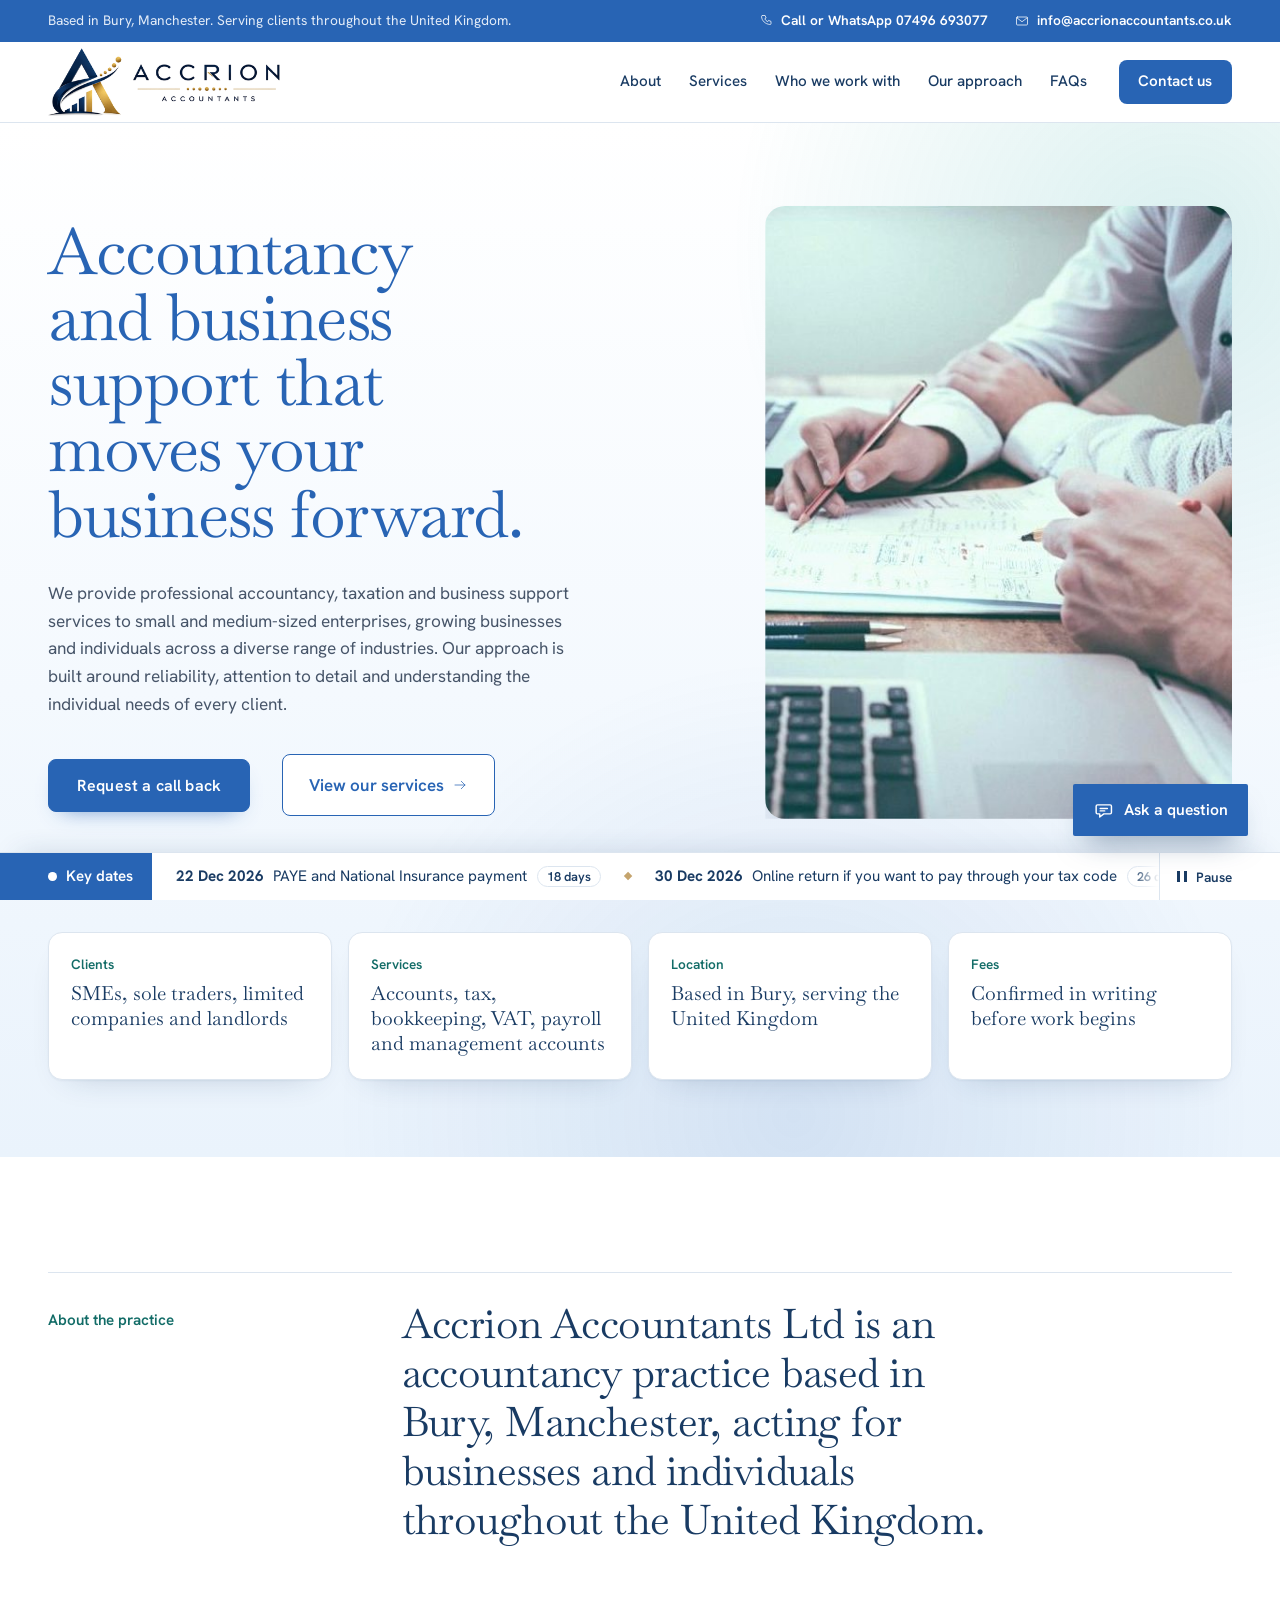
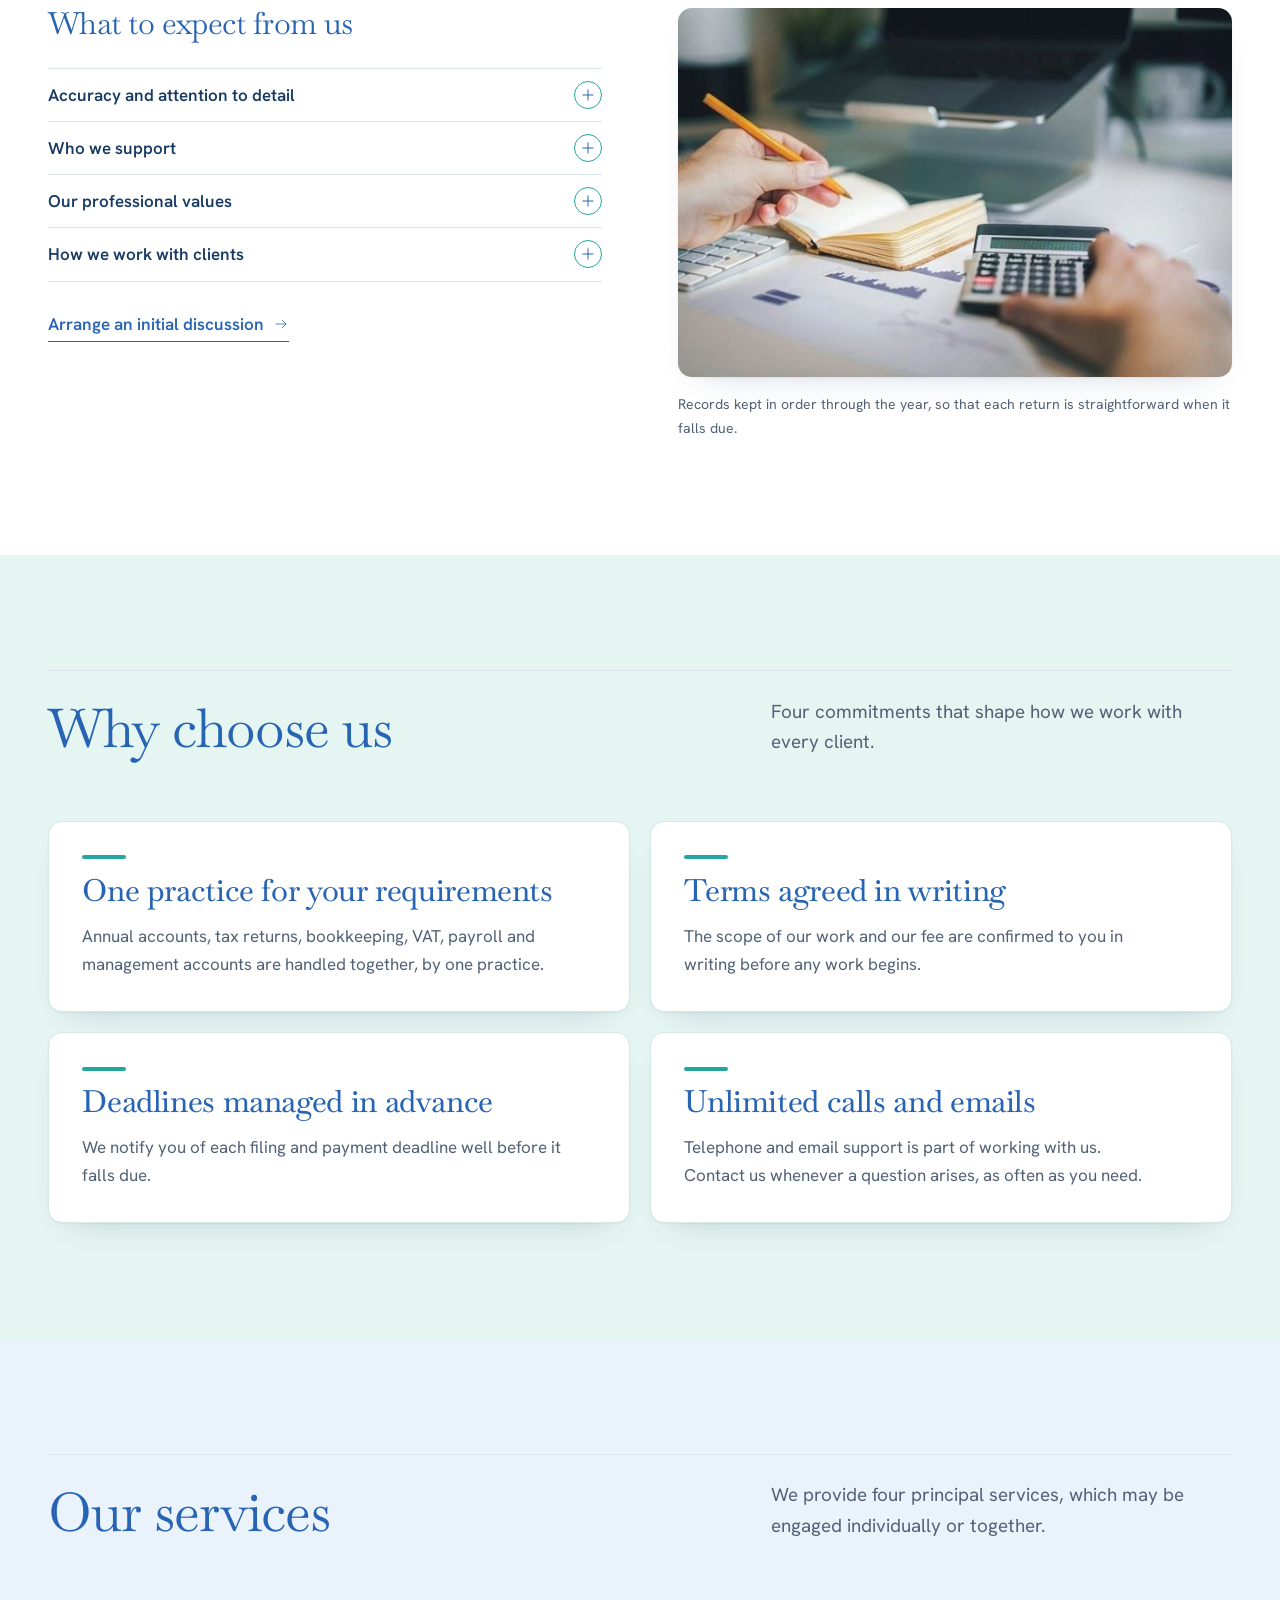
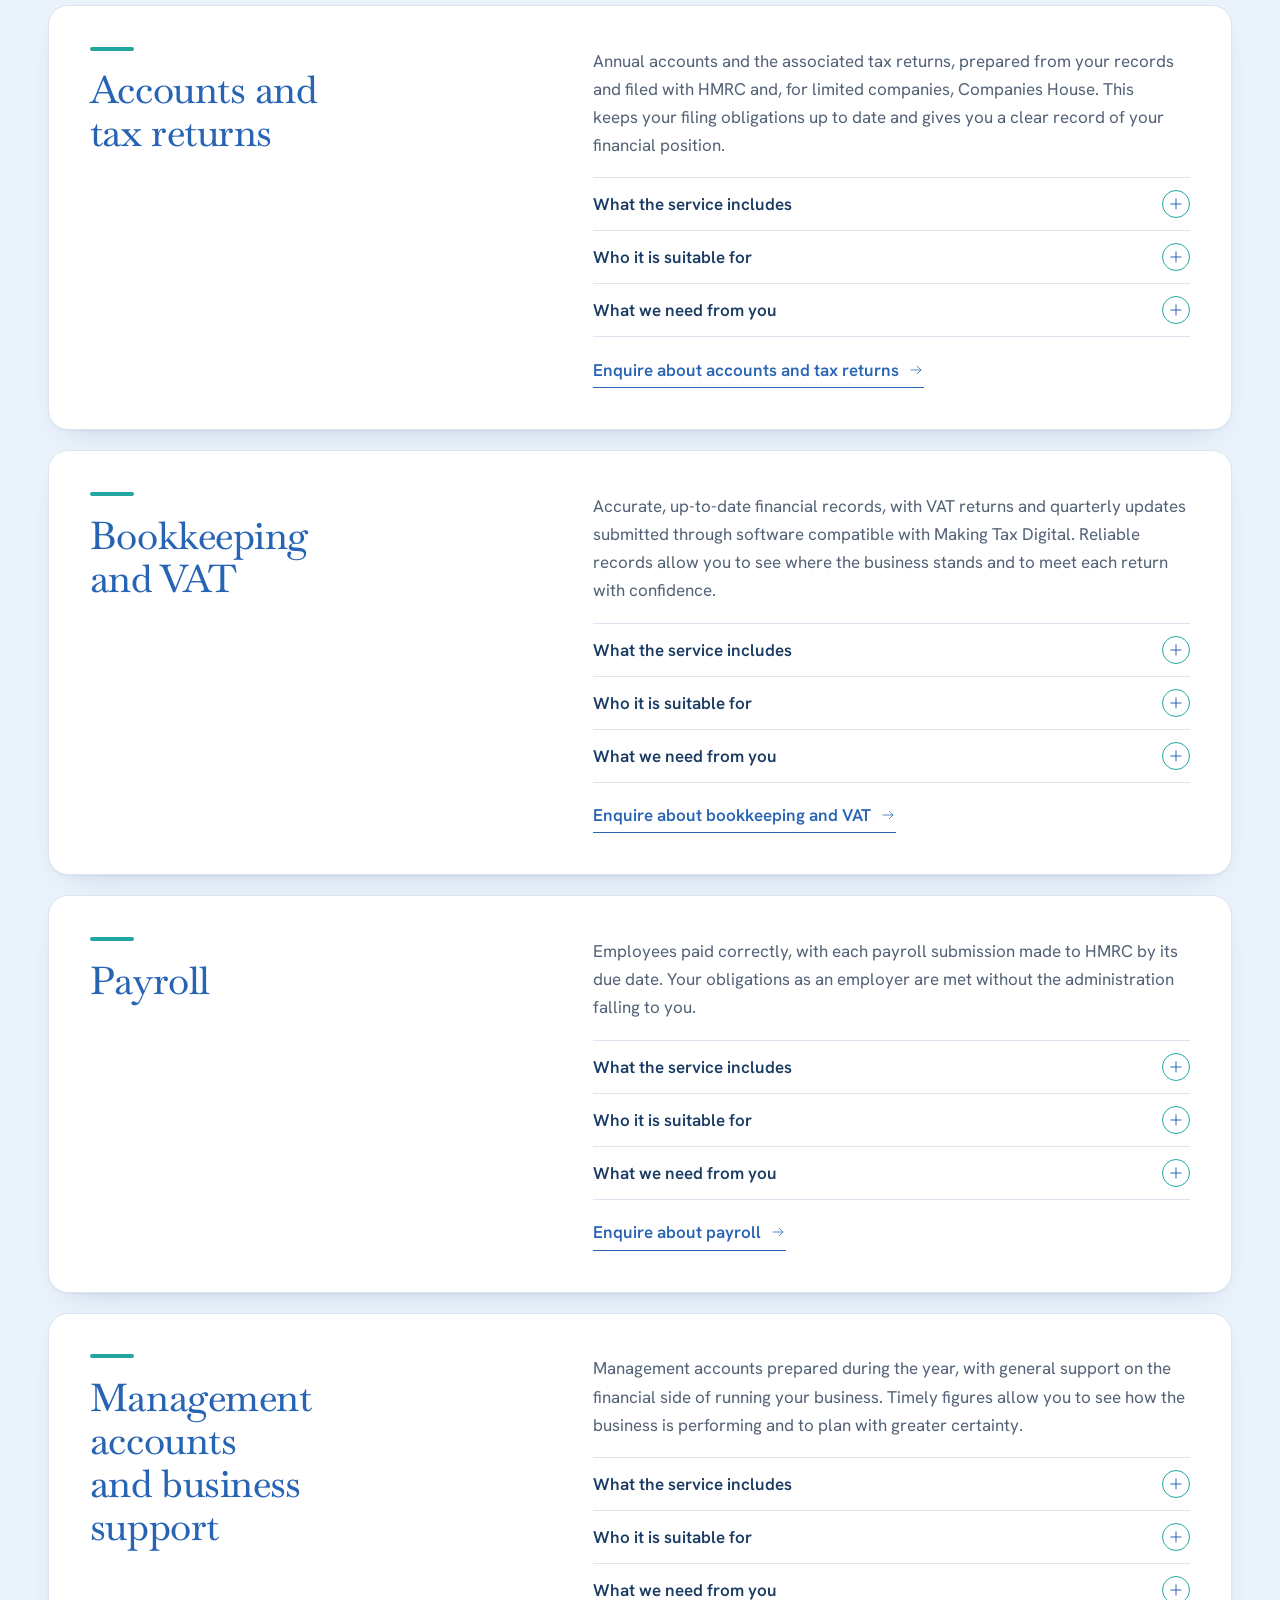
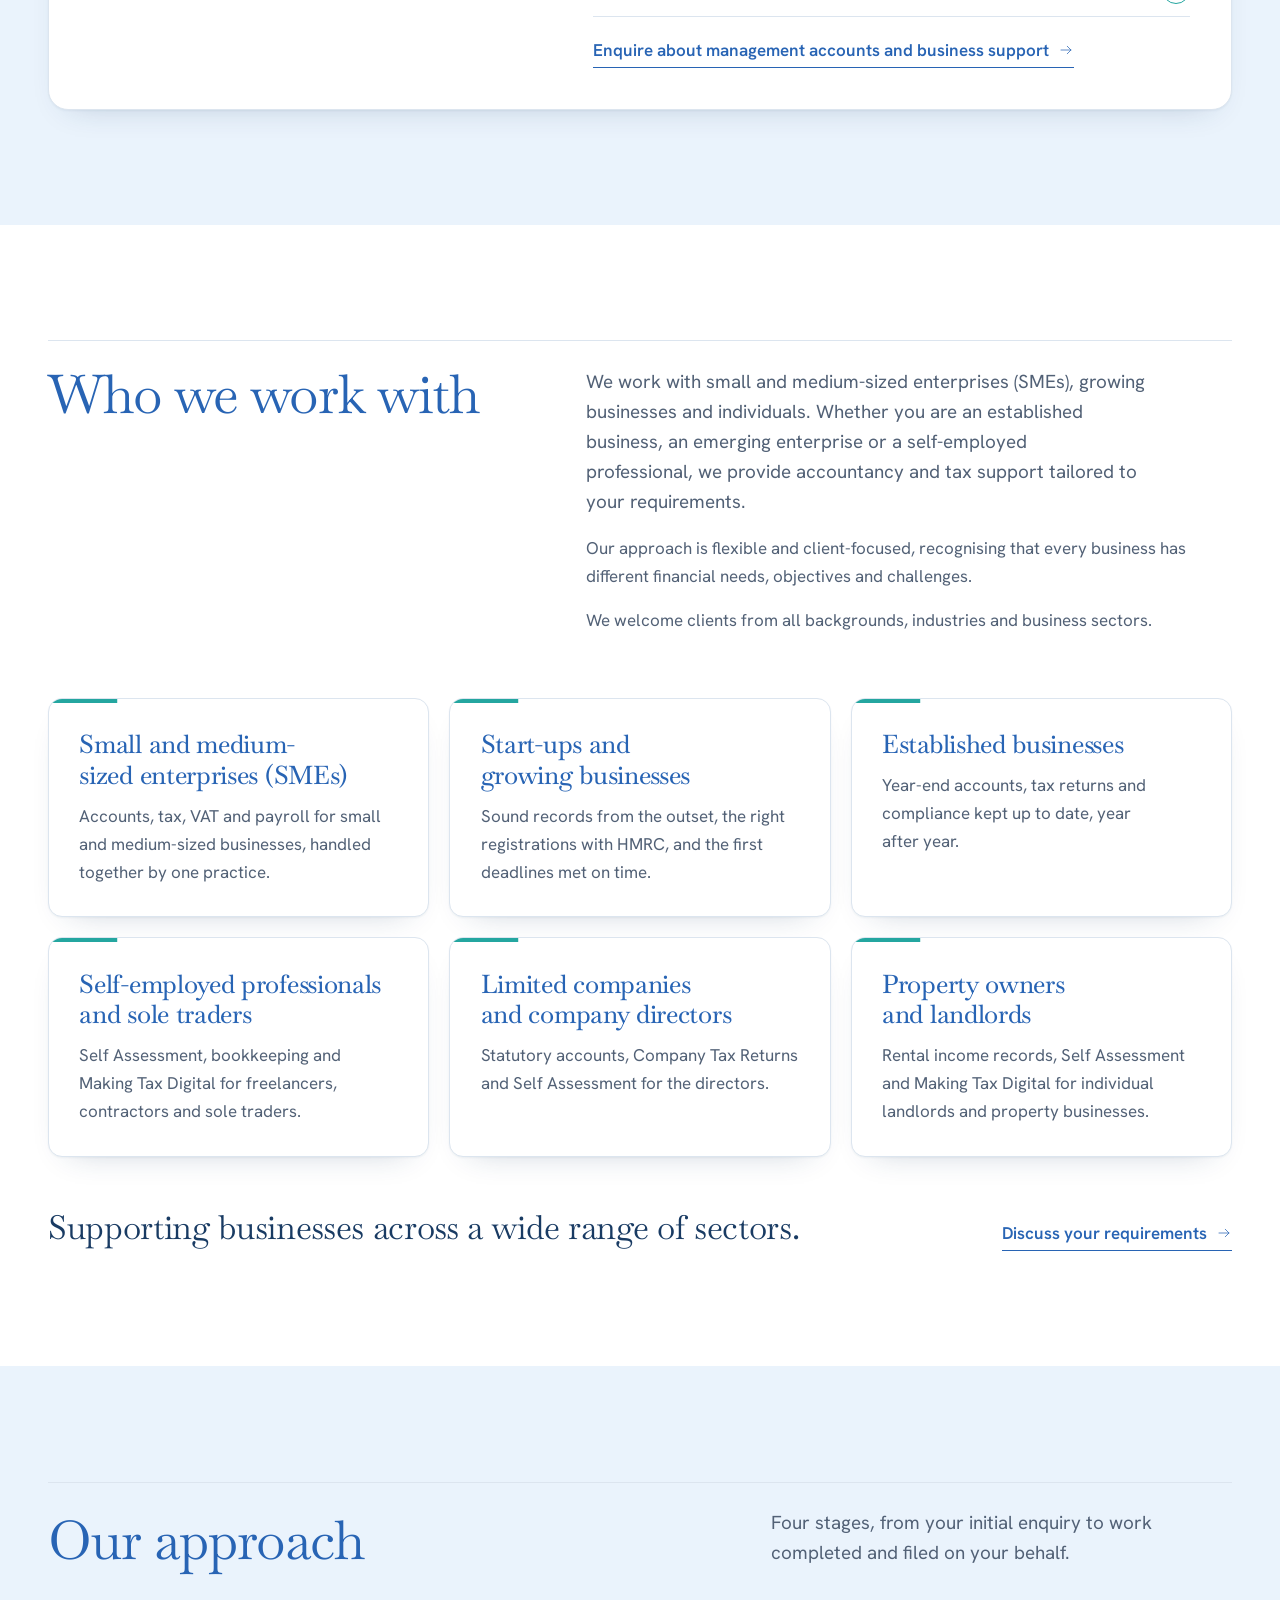
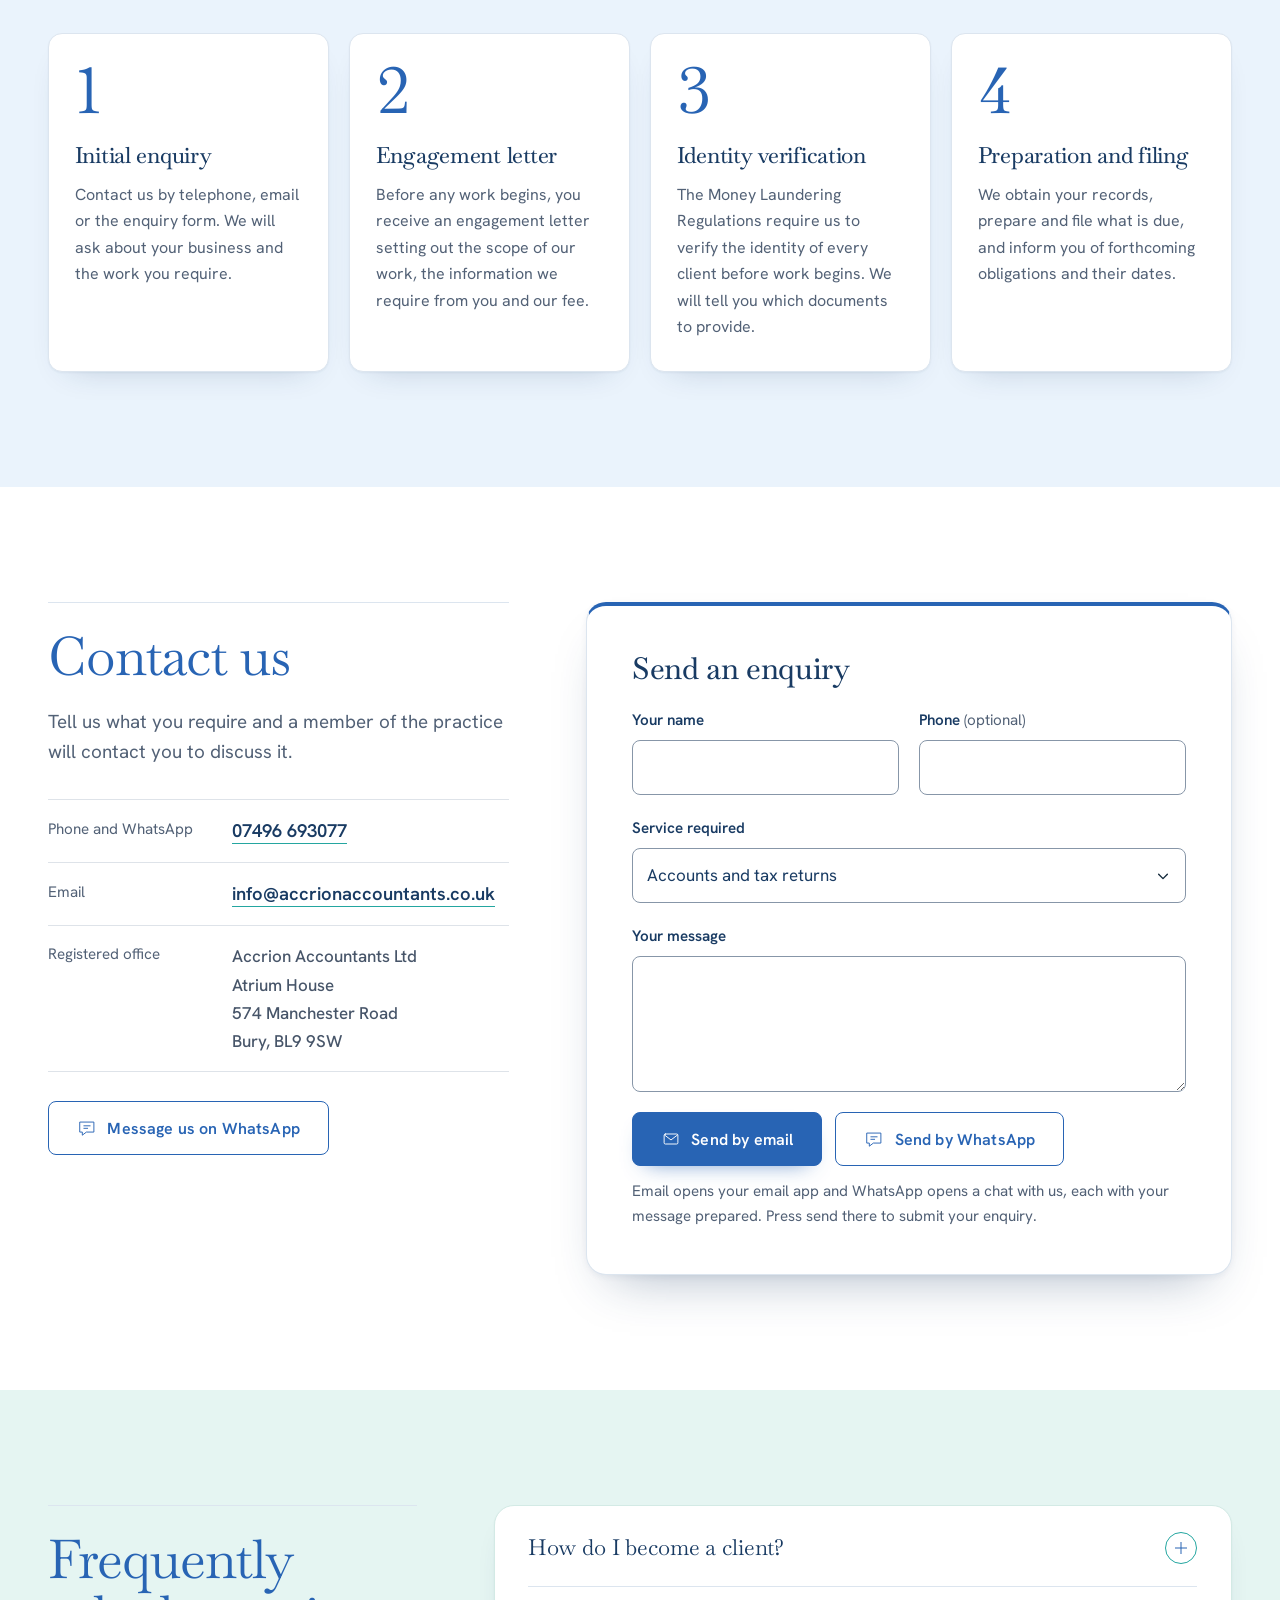
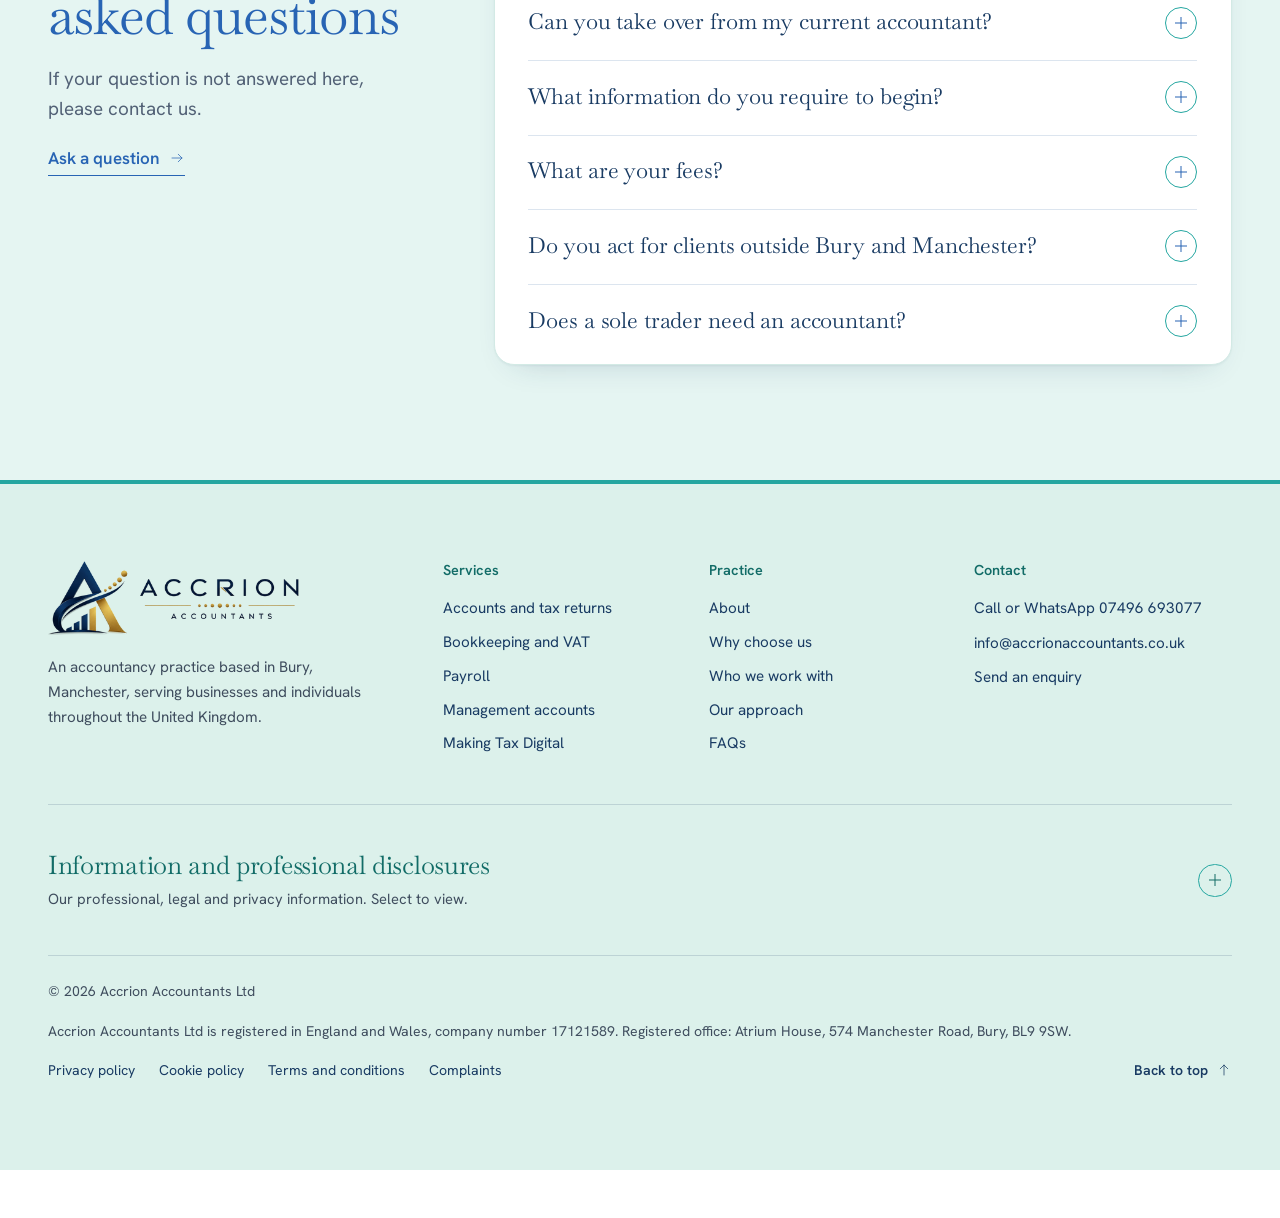
<file: index.html>
<!DOCTYPE html>
<html lang="en-GB">
<head>
<meta charset="utf-8">
<meta name="viewport" content="width=device-width, initial-scale=1">
<title>Accrion Accountants | Accountancy and business support across the UK</title>
<meta name="description" content="Accrion Accountants provides professional accountancy, taxation and business support services to small and medium-sized enterprises, growing businesses and individuals throughout the United Kingdom. Based in Bury, Manchester.">
<link rel="canonical" href="https://accrionaccountants.co.uk/">
<meta name="theme-color" content="#FFFFFF">
<meta property="og:type" content="website">
<meta property="og:locale" content="en_GB">
<meta property="og:site_name" content="Accrion Accountants">
<meta property="og:title" content="Accrion Accountants | Accountancy and business support across the UK">
<meta property="og:description" content="Accrion Accountants provides professional accountancy, taxation and business support services to small and medium-sized enterprises, growing businesses and individuals throughout the United Kingdom. Based in Bury, Manchester.">
<meta property="og:url" content="https://accrionaccountants.co.uk/">
<meta property="og:image" content="https://accrionaccountants.co.uk/og-image.jpg">
<meta property="og:image:width" content="1200">
<meta property="og:image:height" content="630">
<meta property="og:image:alt" content="Accrion Accountants logo, with the services offered and the practice location">
<meta name="twitter:card" content="summary_large_image">
<link rel="icon" type="image/png" href="favicon.png">
<link rel="apple-touch-icon" href="apple-touch-icon.png">
<meta name="referrer" content="strict-origin-when-cross-origin">
<meta name="format-detection" content="telephone=no">
<link rel="preload" href="fonts/baskervville-latin-wght-normal.woff2" as="font" type="font/woff2" crossorigin>
<link rel="preload" href="fonts/hanken-grotesk-latin-wght-normal.woff2" as="font" type="font/woff2" crossorigin>
<script type="application/ld+json">
{
  "@context": "https://schema.org",
  "@type": "AccountingService",
  "name": "Accrion Accountants",
  "legalName": "Accrion Accountants Ltd",
  "url": "https://accrionaccountants.co.uk/",
  "logo": "https://accrionaccountants.co.uk/images/logo-accrion.png",
  "image": "https://accrionaccountants.co.uk/og-image.jpg",
  "address": {
    "@type": "PostalAddress",
    "streetAddress": "Atrium House, 574 Manchester Road",
    "addressLocality": "Bury",
    "postalCode": "BL9 9SW",
    "addressCountry": "GB"
  },
  "telephone": "+447496693077",
  "email": "info@accrionaccountants.co.uk",
  "areaServed": "United Kingdom"
}
</script>
<script type="application/ld+json" id="faq-data">
{
  "@context": "https://schema.org",
  "@type": "FAQPage",
  "mainEntity": [
    {
      "@type": "Question",
      "name": "How do I become a client?",
      "acceptedAnswer": {
        "@type": "Answer",
        "text": "There are four stages. You contact us by telephone, email or the enquiry form. We confirm the scope of our work and our fee in an engagement letter. We verify your identity, as the Money Laundering Regulations require. We then obtain your records and begin the work."
      }
    },
    {
      "@type": "Question",
      "name": "Can you take over from my current accountant?",
      "acceptedAnswer": {
        "@type": "Answer",
        "text": "Yes. With your authority, we write to your current accountant to request professional clearance, together with the information we need to take over your affairs, such as your records and your most recent accounts and tax returns. Professional clearance confirms that there is no professional reason why we should not act for you. You do not need to manage the handover yourself."
      }
    },
    {
      "@type": "Question",
      "name": "What information do you require to begin?",
      "acceptedAnswer": {
        "@type": "Answer",
        "text": "Photographic identification and proof of address for identity verification, your tax reference numbers, and your most recent accounts and tax returns where available. For ongoing work we also require your bank statements and sales and purchase records, or access to your accounting software. We will also ask you to authorise us as your agent, so that we may deal with HMRC on your behalf."
      }
    },
    {
      "@type": "Question",
      "name": "What are your fees?",
      "acceptedAnswer": {
        "@type": "Answer",
        "text": "Our fees depend on the work involved: a single tax return costs less than a year of bookkeeping, VAT and payroll. Tell us what you require and we will confirm our fee in writing before any work begins."
      }
    },
    {
      "@type": "Question",
      "name": "Do you act for clients outside Bury and Manchester?",
      "acceptedAnswer": {
        "@type": "Answer",
        "text": "Yes. We are based in Bury, Manchester, and act for businesses and individuals throughout the United Kingdom. You do not need to be local to us."
      }
    },
    {
      "@type": "Question",
      "name": "Does a sole trader need an accountant?",
      "acceptedAnswer": {
        "@type": "Answer",
        "text": "You may prepare and file your own tax return, and many sole traders do. An accountant is of most value when your affairs demand more time than you have available, when you are uncertain which expenses may be claimed, or when an error or a missed deadline would result in a penalty. Once a sole trader’s qualifying income is above the Making Tax Digital threshold, quarterly updates are required in addition to the annual return, and it is often at this point that an accountant is appointed."
      }
    }
  ]
}
</script>
<style>
/* ---------- Design tokens ----------
   Art direction: the practice ledger. Ivory paper, navy ink, forest green for anything you can
   press, champagne gold kept to hairlines and numerals. One bold element: the tall duotone plate in
   the opening section. Every other section is quiet type, generous space and ruled lines, and no two
   sections share a layout. */
:root{
  --paper:#F4F1E9;        /* warm ivory: the page */
  --band:#ECE7DA;         /* deeper ivory: alternate sections */
  --band-end:#ECE7DA;
  --surface:#FBF9F4;      /* raised paper: the enquiry form, open panels */
  --ink:#142A3B;          /* midnight navy: headings, navigation, dark bands */
  --text:#252B30;         /* charcoal: body copy */
  --ink-soft:#5A6168;     /* neutral grey: secondary information */
  --footer-bg:#142A3B;
  --accent:#24483D;       /* forest green: buttons, links */
  --accent-deep:#18332B;
  --brass:#B49A68;        /* champagne gold: hairlines, numerals, detail on navy */
  --brass-ink:#7A6235;    /* gold dark enough for small text on ivory */
  --footer-accent:#E2D3AE;
  --rule:#D9D2C1;         /* hairlines on ivory */
  --red:#A23B2E;
  --flag:#EFE3C6;
  --on-dark:#F4F1E9;
  --on-dark-soft:#B9C0C7;
  --rule-dark:rgba(244,241,233,.16);
  --rule-tint:rgba(20,42,59,.16);
  --display:"Baskervville Variable","Baskerville","Libre Baskerville",Georgia,serif;
  --body:"Hanken Grotesk Variable",system-ui,-apple-system,"Segoe UI",Roboto,Arial,sans-serif;
  --wrap:1280px;
  --ticker-h:3rem;
  --gutter:clamp(1.25rem,4vw,3rem);
  --ease:cubic-bezier(.2,.7,.2,1);
  --shadow-soft:0 1px 2px rgba(20,42,59,.05),0 18px 40px -28px rgba(20,42,59,.35);
  --shadow-lift:0 2px 4px rgba(20,42,59,.05),0 30px 60px -34px rgba(20,42,59,.45);
  color-scheme:light;
}
@font-face{font-family:"Baskervville Variable";font-style:normal;font-weight:400 700;font-display:swap;src:url("fonts/baskervville-latin-wght-normal.woff2") format("woff2")}
@font-face{font-family:"Baskervville Variable";font-style:italic;font-weight:400 700;font-display:swap;src:url("fonts/baskervville-latin-wght-italic.woff2") format("woff2")}
@font-face{font-family:"Hanken Grotesk Variable";font-style:normal;font-weight:100 900;font-display:swap;src:url("fonts/hanken-grotesk-latin-wght-normal.woff2") format("woff2")}

/* ---------- Base ---------- */
*,*::before,*::after{box-sizing:border-box}
html{-webkit-text-size-adjust:100%;scroll-behavior:smooth;scroll-padding-top:5.5rem}
body{margin:0;background:var(--paper);color:var(--text);font-family:var(--body);font-size:1.0625rem;line-height:1.65;-webkit-font-smoothing:antialiased;text-rendering:optimizeLegibility;font-feature-settings:"kern","lnum"}
::selection{background:var(--ink);color:var(--on-dark)}
img,svg{max-width:100%}
h1,h2,h3{font-family:var(--display);font-weight:400;line-height:1.08;margin:0;text-wrap:balance;letter-spacing:-.012em;color:var(--ink)}
h1{font-size:clamp(2.7rem,6.2vw,5.4rem);line-height:1.01;letter-spacing:-.022em}
h2{font-size:clamp(2.2rem,4.2vw,3.6rem);line-height:1.04;letter-spacing:-.018em}
h3{font-size:1.45rem;line-height:1.2;font-weight:500}
p{margin:0;text-wrap:pretty}
a{color:var(--accent);text-underline-offset:.22em;text-decoration-thickness:1px;transition:color .2s var(--ease)}
a:hover{color:var(--accent-deep)}
:focus-visible{outline:2px solid var(--accent);outline-offset:3px;border-radius:1px}
address{font-style:normal}
.wrap{max-width:var(--wrap);margin-inline:auto;padding-inline:var(--gutter)}
.skip{position:absolute;left:-999px;top:0;background:var(--paper);color:var(--ink);font-weight:600;padding:.7rem 1.1rem;z-index:40}
.skip:focus{left:var(--gutter)}
.section{padding-block:clamp(4.5rem,9vw,8rem);position:relative}
.section-white{background:var(--paper)}
.tint{background:var(--band)}
.lead{font-size:1.18rem;line-height:1.6;color:var(--ink-soft);max-width:36rem}
.todo{background:var(--flag);border:1px dashed #9A7B12;border-radius:2px;color:#4A3A00;padding:.05em .4em;font-size:.92em;font-weight:500}
.icon{width:1.75rem;height:1.75rem;flex:none;fill:none;stroke:currentColor;stroke-width:1.5;stroke-linecap:round;stroke-linejoin:round}

/* Section heading: a full-width hairline, the heading below it, the introduction set against it */
.section-head{display:grid;grid-template-columns:minmax(0,7fr) minmax(0,5fr);gap:1.25rem clamp(2rem,6vw,6rem);align-items:end;padding-top:1.6rem;border-top:1px solid var(--ink);margin-bottom:clamp(2.75rem,5vw,4.5rem)}
.section-head .lead{justify-self:end}
.split-head{border-top:1px solid var(--ink)}
@media (max-width:860px){.section-head{grid-template-columns:minmax(0,1fr)}.section-head .lead{justify-self:start}}

/* Text link: a fine underline that thickens, and an arrow that moves on hover */
.link-arrow{display:inline-flex;align-items:center;gap:.55rem;font-weight:600;text-decoration:none;border-bottom:1px solid currentColor;padding-bottom:.2rem;transition:color .2s var(--ease),border-color .2s var(--ease),box-shadow .25s var(--ease)}
.link-arrow:hover{box-shadow:0 1px 0 currentColor}
.link-arrow .icon{width:1rem;height:1rem;transition:transform .25s var(--ease)}
.link-arrow:hover .icon{transform:translateX(4px)}

/* ---------- Buttons ---------- */
.btn{position:relative;display:inline-flex;align-items:center;justify-content:center;gap:.65rem;min-height:3.35rem;font:600 1rem/1.2 var(--body);letter-spacing:.01em;padding:1rem 1.75rem;border-radius:1px;border:1.5px solid transparent;text-decoration:none;cursor:pointer;transition:background-color .3s var(--ease),background-size .4s var(--ease),color .3s var(--ease),border-color .3s var(--ease),transform .3s var(--ease),box-shadow .3s var(--ease)}
.btn:active{transform:translateY(1px);transition-duration:.08s}
.btn-primary{background:var(--accent);color:#fff}
.btn-primary:hover{background:var(--accent-deep);color:#fff}
/* Quiet button: navy rises from the bottom edge on hover */
.btn-quiet{border-color:var(--ink);color:var(--ink);background:linear-gradient(var(--ink),var(--ink)) no-repeat 50% 100%/100% 0}
.btn-quiet:hover{background-size:100% 100%;color:#fff}
.btn-small{min-height:2.75rem;padding:.7rem 1.15rem;font-size:.95rem}

/* ---------- Header ---------- */
.utility{background:var(--footer-bg);color:var(--on-dark);font-size:.86rem}
.utility :focus-visible{outline-color:var(--footer-accent)}
.utility-row{display:flex;flex-wrap:wrap;align-items:center;justify-content:space-between;gap:.25rem 1.5rem;min-height:2.6rem;padding-block:.35rem}
.utility p{color:var(--on-dark-soft)}
.utility-list{display:flex;flex-wrap:wrap;align-items:center;gap:.25rem 1.6rem;list-style:none;margin:0;padding:0}
.utility-list li{display:inline-flex;align-items:center;gap:.45rem}
.utility-list li[hidden]{display:none}
.utility .icon{width:1rem;height:1rem;color:var(--brass)}
.utility a{color:var(--on-dark);font-weight:600;text-decoration:none;font-variant-numeric:tabular-nums}
.utility a:hover{color:var(--footer-accent);text-decoration:underline}
@media (max-width:1180px){
  .utility p{display:none}
  .utility-row{justify-content:center}
}
@media (max-width:640px){.utility-list li[data-show-if="email"]{display:none}}
@media (max-width:380px){.utility-list li[data-show-if="whatsapp"]{display:none}}
.site-header{position:sticky;top:0;z-index:20;background:var(--paper);color:var(--ink);border-bottom:1px solid var(--rule);transition:background-color .35s var(--ease),color .35s var(--ease),box-shadow .35s var(--ease),border-color .35s var(--ease);--cta-bg:var(--accent);--cta-fg:#fff;--cta-hover:var(--accent-deep);--cta-hover-fg:#fff}
.site-header.scrolled{background:rgba(244,241,233,.94);-webkit-backdrop-filter:saturate(1.5) blur(12px);backdrop-filter:saturate(1.5) blur(12px);border-bottom-color:var(--rule);box-shadow:0 12px 32px -26px rgba(20,26,34,.6);--cta-bg:var(--accent);--cta-fg:#fff;--cta-hover:var(--accent-deep);--cta-hover-fg:#fff}
.header-row{display:flex;align-items:center;justify-content:space-between;gap:1.5rem;min-height:5rem}
.brand{display:inline-grid;color:inherit;text-decoration:none;line-height:1}
.brand:hover{color:inherit}
.brand-name{font:500 1.95rem/1 var(--display);letter-spacing:-.01em}
.brand-name::after{content:"";display:block;height:1px;margin-top:7px;background:var(--brass)}
.brand-sub{font-size:.66rem;font-weight:600;letter-spacing:.34em;margin-top:7px;opacity:.9}
.site-nav{display:flex;align-items:center;gap:2rem}
.site-nav ul{display:flex;gap:1.75rem;list-style:none;margin:0;padding:0}
.site-nav li a{position:relative;display:inline-block;color:inherit;text-decoration:none;font-weight:500;font-size:.95rem;padding-block:.45rem}
.site-nav li a::after{content:"";position:absolute;left:0;right:0;bottom:.15rem;height:1.5px;background:var(--accent);transform:scaleX(0);transform-origin:left;transition:transform .3s var(--ease)}
.site-nav li a:hover::after,.site-nav li a[aria-current="true"]::after{transform:scaleX(1)}
.header-cta{background:var(--cta-bg);color:var(--cta-fg)}
.header-cta:hover{background:var(--cta-hover);color:var(--cta-hover-fg)}
.progress{position:absolute;left:0;right:0;bottom:-1px;height:2px;background:var(--accent);transform:scaleX(0);transform-origin:left}
.header-call{display:none;place-items:center;width:2.75rem;height:2.75rem;border:1px solid currentColor;border-radius:1px;color:inherit}
.header-call .icon{width:1.25rem;height:1.25rem}
.header-call[hidden]{display:none!important}
.nav-toggle{display:none;align-items:center;gap:.6rem;min-height:2.75rem;font:600 .95rem var(--body);background:none;border:1px solid currentColor;color:inherit;border-radius:1px;padding:.55rem .9rem;cursor:pointer}
.bars{position:relative;width:1.1rem;height:.7rem}
.bars::before,.bars::after{content:"";position:absolute;left:0;right:0;height:1.5px;background:currentColor;transition:transform .3s var(--ease),top .3s var(--ease)}
.bars::before{top:0}
.bars::after{top:calc(100% - 1.5px)}
.nav-toggle[aria-expanded="true"] .bars::before{top:calc(50% - .75px);transform:rotate(45deg)}
.nav-toggle[aria-expanded="true"] .bars::after{top:calc(50% - .75px);transform:rotate(-45deg)}
@media (max-width:1060px){
  .js .nav-toggle{display:inline-flex}
  .header-call{display:grid;margin-left:auto}
  .js .header-call + .nav-toggle{margin-left:.6rem}
  .js .site-nav{position:absolute;left:0;right:0;top:100%;background:var(--paper);color:var(--ink);padding:.25rem var(--gutter) 2rem;flex-direction:column;align-items:stretch;gap:1.5rem;border-top:1px solid var(--rule-tint);box-shadow:0 30px 40px -30px rgba(20,26,34,.45);max-height:calc(100dvh - 4.75rem - var(--ticker-h));overflow:auto;visibility:hidden;opacity:0;transform:translateY(-10px);transition:opacity .28s var(--ease),transform .28s var(--ease),visibility 0s linear .28s}
  .js .site-nav.open{visibility:visible;opacity:1;transform:none;transition-delay:0s}
  .site-nav ul{flex-direction:column;gap:0}
  .js .site-nav li a{display:block;font:400 1.75rem/1.2 var(--display);letter-spacing:-.01em;padding-block:.95rem;border-bottom:1px solid var(--rule-tint)}
  .js .site-nav li a::after{display:none}
  .js .site-nav li a[aria-current="true"]{color:var(--accent)}
  .js .site-nav .header-cta{align-self:flex-start}
  html:not(.js) .header-row{flex-wrap:wrap;padding-block:.75rem}
  html:not(.js) .site-nav{flex-wrap:wrap;gap:1rem}
  html:not(.js) .site-nav ul{flex-direction:row;flex-wrap:wrap;gap:.25rem 1.25rem}
}

/* ---------- Hero: the one bold composition. Headline on ivory, a tall duotone plate running to the
   right edge of the screen, and a ledger strip of four facts beneath. ---------- */
.hero{position:relative;isolation:isolate;background:var(--paper);color:var(--ink);padding-top:clamp(2rem,4.5vw,4rem)}
.hero-grid{display:grid;grid-template-columns:minmax(0,7fr) minmax(0,5fr);gap:clamp(2.5rem,5vw,5rem);align-items:stretch}
.hero-copy{display:grid;gap:2rem;justify-items:start;align-content:center;padding-block:clamp(1rem,3vw,3rem)}
.hero h1{max-width:15ch;font-size:clamp(2.6rem,5.1vw,4.6rem)}
.hero-copy .lead{font-size:clamp(1.08rem,1.35vw,1.2rem);max-width:34rem;color:var(--ink-soft)}
.hero-actions{display:flex;flex-wrap:wrap;align-items:center;gap:1rem 2rem;margin-top:.25rem}
.hero-actions .link-arrow{color:var(--ink)}
.hero-plate{position:relative;margin:0 calc(-1 * max(var(--gutter),(100vw - var(--wrap)) / 2 + var(--gutter))) 0 0;min-height:32rem;background:var(--ink)}
.hero-plate img{position:absolute;inset:0;width:100%;height:100%;object-fit:cover;object-position:40% 50%;display:block}
.hero-plate::after{content:"";position:absolute;left:-1.25rem;top:1.25rem;bottom:-1.25rem;width:1px;background:var(--brass)}
.credentials{margin:clamp(3.5rem,6vw,5.5rem) 0 0;display:grid;grid-template-columns:repeat(4,minmax(0,1fr));border-top:1px solid var(--ink);border-bottom:1px solid var(--rule)}
.credentials div{padding:1.5rem 1.5rem 1.7rem 0;display:grid;gap:.35rem;align-content:start}
.credentials div + div{padding-left:1.5rem;border-left:1px solid var(--rule)}
.credentials dt{font-size:.85rem;color:var(--brass-ink);font-weight:600}
.credentials dd{margin:0;font:400 1.22rem/1.3 var(--display);color:var(--ink)}
@media (max-width:1060px){
  .hero-grid{grid-template-columns:minmax(0,1fr)}
  .hero-plate{margin:0 calc(-1 * var(--gutter));min-height:0;aspect-ratio:16/9}
  .hero-plate::after{display:none}
  .hero h1{max-width:17ch;font-size:clamp(2.6rem,6.6vw,4.4rem)}
}
@media (max-width:760px){
  .credentials{grid-template-columns:repeat(2,minmax(0,1fr))}
  .credentials div:nth-child(odd){padding-left:0;border-left:0}
  .credentials div:nth-child(n+3){border-top:1px solid var(--rule)}
}
@media (max-width:640px){.hero-plate{aspect-ratio:4/3}}

/* One load sequence: headline, introduction, actions, then the plate */
@keyframes rise{from{opacity:0;transform:translateY(16px)}to{opacity:1;transform:none}}
@keyframes unveil{from{clip-path:inset(0 0 0 100%)}to{clip-path:inset(0)}}
@media (prefers-reduced-motion:no-preference){
  .hero h1,.hero-copy .lead,.hero-actions,.credentials{animation:rise .9s var(--ease) both}
  .hero-copy .lead{animation-delay:.1s}
  .hero-actions{animation-delay:.18s}
  .credentials{animation-delay:.4s}
  .hero-plate img{animation:unveil 1.2s var(--ease) .15s both}
}

/* ---------- Split layout: heading stays in view on the left, content runs on the right ---------- */
.split{display:grid;grid-template-columns:minmax(0,4fr) minmax(0,8fr);gap:2.5rem clamp(2rem,6vw,6rem);align-items:start}
.split-head{position:sticky;top:7rem;display:grid;gap:1.25rem;justify-items:start;padding-top:2rem}
@media (max-width:980px){
  .split{grid-template-columns:minmax(0,1fr)}
  .split-head{position:relative;top:auto}
}

/* ---------- Services: one row per service, title set large in its own column ---------- */
.services{border-top:1px solid var(--ink)}
.service{display:grid;grid-template-columns:minmax(0,5fr) minmax(0,7fr);gap:1.25rem clamp(2rem,6vw,6rem);padding-block:2.75rem;border-bottom:1px solid var(--rule)}
.service-body .acc{max-width:40rem}
.service h3{font-size:clamp(1.8rem,3vw,2.6rem);max-width:13ch;line-height:1.12;letter-spacing:-.012em;transition:color .25s var(--ease)}
.service:hover h3{color:var(--accent)}
.service-body{display:grid;gap:1.15rem;justify-items:start}
.service p{color:var(--ink-soft);max-width:40rem}
.ticks{list-style:none;margin:0;padding:0;width:100%;display:grid;grid-template-columns:repeat(2,minmax(0,1fr));gap:.55rem 2rem}
.ticks li{position:relative;padding-left:1.4rem;line-height:1.5}
.ticks li::before{content:"";position:absolute;left:0;top:.72em;width:.65rem;height:1px;background:var(--brass)}
@media (max-width:760px){
  .service{grid-template-columns:minmax(0,1fr);padding-block:2.1rem}
  .ticks{grid-template-columns:minmax(0,1fr)}
}

/* ---------- Why choose us: a ledger quadrant, no cards ---------- */
.reasons{list-style:none;margin:0;padding:0;display:grid;grid-template-columns:repeat(2,minmax(0,1fr));border-top:1px solid var(--ink)}
.reasons li{display:grid;gap:.85rem;align-content:start;padding:2.4rem 3rem 2.6rem 0;border-bottom:1px solid var(--rule)}
.reasons li:nth-child(even){padding-left:3rem;padding-right:0;border-left:1px solid var(--rule)}
.reasons h3{font-size:clamp(1.6rem,2.4vw,2rem);line-height:1.15}
.reasons p{color:var(--ink-soft);max-width:30rem}
@media (max-width:760px){
  .reasons{grid-template-columns:minmax(0,1fr)}
  .reasons li,.reasons li:nth-child(even){padding:1.8rem 0;border-left:0}
}

/* ---------- Who we work with: an index of client types ---------- */
.clients-head{display:grid;grid-template-columns:minmax(0,5fr) minmax(0,7fr);gap:1.5rem clamp(2rem,6vw,6rem);padding-top:1.6rem;border-top:1px solid var(--ink);margin-bottom:clamp(2.5rem,5vw,4rem)}
.clients-intro{display:grid;gap:1rem;max-width:40rem}
.clients-intro p:not(.lead){color:var(--ink-soft)}
.sectors{list-style:none;margin:0;padding:0;counter-reset:none;border-top:1px solid var(--rule)}
.sectors li{position:relative;display:grid;grid-template-columns:minmax(0,5fr) minmax(0,7fr);gap:.4rem clamp(2rem,6vw,6rem);align-items:baseline;padding:1.5rem 0;border-bottom:1px solid var(--rule)}
.sectors li::before{content:"";position:absolute;left:0;bottom:-1px;height:1px;width:100%;background:var(--accent);transform:scaleX(0);transform-origin:left;transition:transform .45s var(--ease)}
.sectors li:hover::before{transform:scaleX(1)}
.sectors h3{font-size:clamp(1.35rem,2vw,1.65rem);line-height:1.2}
.sectors p{color:var(--ink-soft);max-width:38rem}
.sectors-note{margin-top:clamp(2.5rem,4vw,3.5rem);display:flex;flex-wrap:wrap;align-items:baseline;justify-content:space-between;gap:1rem 2rem}
.sectors-note p{font:400 clamp(1.5rem,2.6vw,2.15rem)/1.2 var(--display);color:var(--ink);letter-spacing:-.01em}
@media (max-width:860px){
  .clients-head,.sectors li{grid-template-columns:minmax(0,1fr)}
}

/* ---------- Our approach: a genuine sequence, so it carries numerals ---------- */
.steps{list-style:none;margin:0;padding:0;counter-reset:step;display:grid;grid-template-columns:repeat(4,minmax(0,1fr));border-top:1px solid var(--ink)}
.steps li{counter-increment:step;display:grid;gap:.75rem;align-content:start;padding:2rem 1.75rem 0 0}
.steps li + li{padding-left:1.75rem;border-left:1px solid var(--rule)}
.steps li::before{content:counter(step);font:400 clamp(3.4rem,5vw,4.6rem)/.9 var(--display);color:#9A7F4C;margin-bottom:.75rem;font-variant-numeric:lining-nums}
.steps h3{font-size:1.4rem}
.steps p{color:var(--ink-soft);font-size:1rem}
@media (max-width:980px){
  .steps{grid-template-columns:repeat(2,minmax(0,1fr))}
  .steps li:nth-child(3){padding-left:0;border-left:0}
  .steps li:nth-child(n+3){border-top:1px solid var(--rule);margin-top:2rem}
}
@media (max-width:560px){
  .steps{grid-template-columns:minmax(0,1fr)}
  .steps li,.steps li + li{grid-template-columns:4.5rem minmax(0,1fr);padding:1.6rem 0;border-left:0;margin-top:0;border-top:0;border-bottom:1px solid var(--rule)}
  .steps li::before{grid-row:1 / 3;font-size:3rem;margin:0}
  .steps li:nth-child(n+3){margin-top:0}
}

/* ---------- About: a standfirst across the page, then the detail and one photograph ---------- */
.about-head{display:grid;grid-template-columns:minmax(0,3fr) minmax(0,9fr);gap:1rem clamp(2rem,6vw,6rem);padding-top:1.6rem;border-top:1px solid var(--ink)}
.about-head .about-label{font-size:.95rem;font-weight:600;color:var(--brass-ink);padding-top:.6rem}
.about-standfirst{font:400 clamp(1.75rem,3.2vw,2.75rem)/1.2 var(--display);letter-spacing:-.014em;color:var(--ink);max-width:30ch}
@media (max-width:860px){.about-head{grid-template-columns:minmax(0,1fr)}}
.about-grid{display:grid;grid-template-columns:minmax(0,6fr) minmax(0,6fr);gap:2.5rem clamp(2.5rem,6vw,6rem);align-items:start;margin-top:clamp(2.5rem,5vw,4rem)}
.about-text{display:grid;gap:1.75rem;justify-items:start}
.about-text h2{font-size:clamp(1.6rem,2.4vw,2rem)}
.about-plate{margin:0;display:grid;gap:.8rem}
.about-plate img{display:block;width:100%;height:auto;aspect-ratio:3/2;object-fit:cover}
.about-plate figcaption{font-size:.88rem;color:var(--ink-soft);padding-top:.7rem;border-top:1px solid var(--rule)}
@media (max-width:1060px){.about-grid{grid-template-columns:minmax(0,1fr)}}

/* ---------- Tax questions: search, filters and verified answers ---------- */
.faq-layout{display:grid;grid-template-columns:minmax(0,4fr) minmax(0,8fr);gap:2.5rem clamp(2rem,6vw,6rem);align-items:start}
.faq-side{position:sticky;top:7rem;display:grid;gap:1.25rem;justify-items:start;padding-top:1.6rem;border-top:1px solid var(--ink)}
.faq-side .note{font-size:.92rem;color:var(--ink-soft);padding-top:1rem;border-top:1px solid var(--rule)}
.kb-search{width:100%;display:grid;gap:.5rem;margin-bottom:1.25rem}
.kb-search label{font-weight:600;color:var(--ink)}
.kb-field{position:relative}
.kb-field .icon{position:absolute;left:1rem;top:50%;width:1.2rem;height:1.2rem;transform:translateY(-50%);color:var(--ink-soft);pointer-events:none}
.kb-search input{width:100%;font:inherit;font-size:1.1rem;color:var(--ink);background:var(--surface);border:1px solid var(--ink);border-radius:1px;padding:1rem 1rem 1rem 3rem;transition:box-shadow .2s var(--ease)}
.kb-search input:focus-visible{outline:0;box-shadow:0 0 0 3px rgba(36,72,61,.22)}
.kb-cats{display:flex;flex-wrap:wrap;gap:.45rem;margin:0 0 1.5rem;padding:0;list-style:none}
.kb-cats button{min-height:2.75rem;padding:.4rem .9rem;font:600 .88rem/1.2 var(--body);color:var(--ink);background:transparent;border:1px solid var(--rule-tint);border-radius:1px;cursor:pointer;transition:border-color .2s var(--ease),background-color .2s var(--ease),color .2s var(--ease)}
.kb-cats button:hover{border-color:var(--ink)}
.kb-cats button[aria-pressed="true"]{background:var(--ink);border-color:var(--ink);color:var(--on-dark)}
.kb-search[hidden],.kb-cats[hidden]{display:none}
.faq{display:flex;flex-direction:column}
.faq.ranked details{border-top:0}
.kb-ask{background:none;border:0;border-bottom:1px solid currentColor;padding:0 0 .2rem;font:inherit;font-weight:600;color:var(--accent);cursor:pointer}
.kb-status{font-size:.92rem;color:var(--ink-soft);min-height:1.5em;margin-bottom:.75rem}
.kb-none{padding:1.5rem 0;border-top:1px solid var(--ink);color:var(--ink-soft)}
.kb-none[hidden]{display:none}
.faq{border-top:1px solid var(--ink)}
.faq details{border-bottom:1px solid var(--rule)}
.faq details[hidden]{display:none}
.faq summary{cursor:pointer;list-style:none;display:flex;align-items:flex-start;justify-content:space-between;gap:1.5rem;padding-block:1.35rem;font:400 1.38rem/1.3 var(--display);letter-spacing:-.006em;color:var(--ink);transition:color .2s var(--ease)}
.faq summary::-webkit-details-marker{display:none}
.faq summary:hover{color:var(--accent)}
.faq:not(.ranked) .q-cat{display:none}
.faq summary .q-cat{display:block;font:600 .8rem/1.4 var(--body);color:var(--brass-ink);margin-bottom:.3rem;letter-spacing:0}
.pm{position:relative;flex:none;width:2rem;height:2rem;border-radius:50%;border:1px solid var(--brass);margin-top:-.1rem;transition:background-color .3s var(--ease),border-color .3s var(--ease)}
.pm::before,.pm::after{content:"";position:absolute;left:50%;top:50%;width:.75rem;height:1px;background:var(--ink);transform:translate(-50%,-50%);transition:transform .35s var(--ease),background-color .3s var(--ease)}
.pm::after{transform:translate(-50%,-50%) rotate(90deg)}
.faq details[open] .pm{background:var(--ink);border-color:var(--ink)}
.faq details[open] .pm::before,.faq details[open] .pm::after{background:#fff}
.faq details[open] .pm::after{transform:translate(-50%,-50%) rotate(0deg)}
.faq .answer{display:grid;gap:.85rem;padding:0 3.5rem 1.75rem 0;color:var(--text);max-width:47rem}
.answer ul{margin:0;padding:0;list-style:none;display:grid;gap:.4rem}
.answer ul li{position:relative;padding-left:1.4rem}
.answer ul li::before{content:"";position:absolute;left:0;top:.8em;width:.65rem;height:1px;background:var(--brass)}
.answer .depends{padding:.85rem 1rem;background:var(--surface);border-left:2px solid var(--brass);color:var(--text);font-size:.97rem}
.answer .verified{display:grid;gap:.35rem;padding-top:.85rem;border-top:1px solid var(--rule);font-size:.88rem;color:var(--ink-soft)}
.answer .verified a{font-weight:600}
.faq-group{font:400 1.5rem/1.3 var(--display);color:var(--ink);padding:0 0 .9rem;margin-top:3rem}
.faq-group:first-child{margin-top:0}
.faq-group[hidden]{display:none}
@media (max-width:980px){.faq-layout{grid-template-columns:minmax(0,1fr)}.faq-side{position:relative;top:auto}}
@media (max-width:560px){
  .faq summary{font-size:1.18rem}
  .faq .answer{padding-right:0}
}

/* ---------- Expandable panels: services, about, key dates ---------- */
.acc{width:100%;border-top:1px solid var(--rule)}
.acc details{border-bottom:1px solid var(--rule)}
.acc summary{cursor:pointer;list-style:none;display:flex;align-items:center;justify-content:space-between;gap:1rem;min-height:3.25rem;padding-block:.75rem;font-weight:600;color:var(--ink);transition:color .2s var(--ease)}
.acc .pm::before,.acc .pm::after{background:var(--accent)}
.acc summary::-webkit-details-marker{display:none}
.acc summary:hover,.acc details[open] > summary{color:var(--accent)}
.acc .pm{width:1.75rem;height:1.75rem;margin-top:0}
.acc .pm::before,.acc .pm::after{width:.7rem}
.acc details[open] .pm{background:var(--accent);border-color:var(--accent)}
.acc details[open] > .acc-body{animation:none}
.acc details[open] .pm::before,.acc details[open] .pm::after{background:#fff}
.acc details[open] .pm::after{transform:translate(-50%,-50%) rotate(0deg)}
.acc-body{display:grid;gap:.75rem;padding:.15rem 2.75rem 1.35rem 0;color:var(--ink-soft)}
.acc-body .ticks{color:var(--text)}
.about-acc{max-width:38rem}
@supports (interpolate-size:allow-keywords){
  @media (prefers-reduced-motion:no-preference){
    .faq details,.acc details,.disclosure-list details,details.disclosures{interpolate-size:allow-keywords}
    .faq details::details-content,.acc details::details-content,.disclosure-list details::details-content,details.disclosures::details-content{block-size:0;overflow:clip;transition:block-size .4s var(--ease),content-visibility .4s allow-discrete}
    .faq details[open]::details-content,.acc details[open]::details-content,.disclosure-list details[open]::details-content,details.disclosures[open]::details-content{block-size:auto}
  }
}
@media (max-width:560px){
  .faq summary{font-size:1.15rem}
  .faq .answer{padding-right:0}
}

/* ---------- Contact ---------- */
.contact-grid{display:grid;grid-template-columns:minmax(0,5fr) minmax(0,7fr);gap:3rem clamp(2rem,6vw,6rem);align-items:start}
.contact-copy{position:relative;display:grid;gap:1.4rem;padding-top:1.6rem;border-top:1px solid var(--ink)}
.contact-list{margin:.6rem 0 0;border-top:1px solid var(--rule-tint)}
.contact-list div{display:grid;grid-template-columns:10.5rem minmax(0,1fr);gap:.2rem 1rem;padding-block:1.05rem;border-bottom:1px solid var(--rule-tint)}
.contact-list div[hidden],.footer-contact [hidden]{display:none}
.contact-list dt{color:var(--ink-soft);font-size:.95rem}
.contact-list dd{margin:0;font-weight:500;font-variant-numeric:tabular-nums}
.contact-list dd a{font:600 1.15rem/1.4 var(--body);text-decoration:none;border-bottom:1px solid var(--brass);color:var(--ink)}
.contact-list dd a:hover{color:var(--accent);border-bottom-color:currentColor}
.wa-actions{display:grid;gap:.7rem;justify-items:start;margin-top:.4rem}
.btn .icon{width:1.25rem;height:1.25rem}
.wa-status{font-size:.92rem;color:var(--ink-soft)}
.wa-status:empty{display:none}
.enquiry{background:var(--surface);color:var(--ink);border-top:3px solid var(--ink);padding:clamp(1.5rem,3.5vw,2.9rem);box-shadow:var(--shadow-soft)}
.enquiry :focus-visible{outline-color:var(--accent)}
.enquiry-fields,.enquiry-done{display:grid;gap:1.3rem}
.enquiry-fields[hidden],.enquiry-done[hidden]{display:none}
.enquiry h3{font-size:1.9rem;letter-spacing:-.012em}
.enquiry h3:focus{outline:0}
.field{display:grid;gap:.4rem;align-content:start}
.field-pair{display:grid;grid-template-columns:minmax(0,1fr) minmax(0,1fr);gap:1.3rem}
.field label{font-weight:600;font-size:.95rem}
.field .hint{font-weight:400;color:var(--ink-soft)}
.field input,.field select,.field textarea{font:inherit;color:var(--ink);background:#fff;border:1px solid #7A7F86;border-radius:1px;padding:.8rem .9rem;width:100%;transition:border-color .2s var(--ease),background-color .2s var(--ease),box-shadow .2s var(--ease)}
.field select{-webkit-appearance:none;appearance:none;padding-right:2.6rem;background-repeat:no-repeat;background-position:right .95rem center;background-size:.85rem;background-image:url("data:image/svg+xml,%3Csvg xmlns='http://www.w3.org/2000/svg' viewBox='0 0 16 16' fill='none' stroke='%23142A3B' stroke-width='1.6' stroke-linecap='round' stroke-linejoin='round'%3E%3Cpath d='m3 6 5 5 5-5'/%3E%3C/svg%3E")}
.field textarea{min-height:8.5rem;resize:vertical}
.field input:hover,.field select:hover,.field textarea:hover{border-color:var(--ink)}
.field input:focus-visible,.field select:focus-visible,.field textarea:focus-visible{outline:0;border-color:var(--accent);background-color:#fff;box-shadow:0 0 0 3px rgba(36,72,61,.22)}
.field [aria-invalid="true"]{border-color:var(--red);background-color:#FDF5F4}
.field-error{color:var(--red);font-size:.9rem;font-weight:600}
.field-error:empty{display:none}
.form-foot{display:grid;gap:.8rem;justify-items:start}
.form-actions{display:flex;flex-wrap:wrap;gap:.8rem}
.btn[hidden]{display:none}
@media (max-width:520px){.form-actions{display:grid;width:100%}}
.form-foot p,.enquiry-done p{font-size:.95rem;color:var(--ink-soft)}
.enquiry .form-status{font-weight:600;color:var(--ink)}
.form-status:empty{display:none}
.enquiry-done strong{color:var(--ink)}
.enquiry-done textarea{font-size:.95rem;min-height:9.5rem}
.done-actions{display:flex;flex-wrap:wrap;gap:.8rem}
@media (max-width:980px){.contact-grid{grid-template-columns:minmax(0,1fr)}}
@media (max-width:520px){
  .field-pair{grid-template-columns:minmax(0,1fr)}
  .contact-list div{grid-template-columns:minmax(0,1fr)}
}

/* ---------- Privacy ---------- */

/* ---------- Footer ---------- */
/* the deep bottom padding leaves the last line clear of the floating assistant button */
.site-footer{background:var(--footer-bg);color:var(--on-dark-soft);padding-block:clamp(3.5rem,6vw,5rem) 5.5rem;font-size:.95rem}
.site-footer a{color:var(--on-dark);text-decoration:none}
.site-footer a:hover{color:var(--footer-accent);text-decoration:underline}
.site-footer :focus-visible{outline-color:var(--footer-accent)}
.footer-grid{display:grid;grid-template-columns:minmax(0,4fr) minmax(0,2.5fr) minmax(0,2.5fr) minmax(0,3fr);gap:2.5rem clamp(1.5rem,4vw,4rem);padding-bottom:3rem;border-bottom:1px solid var(--rule-dark)}
.footer-brand{display:grid;gap:1.25rem;justify-items:start;align-content:start}
.site-footer .brand,.site-footer .brand:hover{color:#fff;text-decoration:none}
.footer-brand p{max-width:21rem}
.footer-h{font:600 .9rem/1.3 var(--body);letter-spacing:0;color:var(--brass);margin-bottom:1rem}
.footer-list{list-style:none;margin:0;padding:0;display:grid;gap:.55rem}
.footer-contact{display:grid;gap:.6rem;justify-items:start;min-width:0}
.footer-contact a{overflow-wrap:anywhere}
@media (max-width:1060px){.footer-grid{grid-template-columns:repeat(2,minmax(0,1fr))}}
.disclosures{padding-block:2.75rem;border-bottom:1px solid var(--rule-dark);scroll-margin-top:6rem}
.disclosures > summary{cursor:pointer;list-style:none;display:flex;align-items:center;justify-content:space-between;gap:1.5rem;min-height:3rem}
.disclosures > summary::-webkit-details-marker{display:none}
.disclosures-title{display:grid;gap:.35rem}
.disclosures .footer-h{font:400 1.6rem/1.25 var(--display);letter-spacing:-.012em;margin:0;transition:color .2s var(--ease)}
.disclosures > summary:hover .footer-h{color:var(--footer-accent)}
.disclosures-hint{font-size:.92rem}
.disclosures[open] .when-closed{display:none}
.disclosures > summary .pm{width:2.1rem;height:2.1rem;margin-top:0}
.disclosures > summary .pm::before,.disclosures > summary .pm::after{background:var(--brass)}
.disclosures[open] > summary .pm{background:var(--brass);border-color:var(--brass)}
.disclosures[open] > summary .pm::before,.disclosures[open] > summary .pm::after{background:var(--footer-bg)}
.disclosures[open] > summary .pm::after{transform:translate(-50%,-50%) rotate(0deg)}
.disclosures-inner{padding-top:1.75rem}
.disclosures-intro{max-width:44rem;margin-bottom:1.25rem}
.disclosure-list{display:grid;grid-template-columns:repeat(2,minmax(0,1fr));gap:0 clamp(2rem,5vw,4.5rem);align-items:start}
.disclosure-list details{border-top:1px solid var(--rule-dark);scroll-margin-top:6rem}
.disclosure-col details:last-child{border-bottom:1px solid var(--rule-dark)}
.disclosure-list summary{cursor:pointer;list-style:none;display:flex;align-items:center;justify-content:space-between;gap:1rem;padding-block:1rem;color:var(--on-dark);font-weight:600;transition:color .2s var(--ease)}
.disclosure-list summary::-webkit-details-marker{display:none}
.disclosure-list summary:hover{color:var(--footer-accent)}
.disclosure-list .pm{width:1.65rem;height:1.65rem;margin-top:0}
.disclosure-list .pm::before,.disclosure-list .pm::after{width:.65rem;background:var(--brass)}
.disclosure-list details[open] .pm{background:var(--brass);border-color:var(--brass)}
.disclosure-list details[open] .pm::before,.disclosure-list details[open] .pm::after{background:var(--footer-bg)}
.disclosure-list details[open] .pm::after{transform:translate(-50%,-50%) rotate(0deg)}
.disclosure-body{display:grid;gap:.75rem;padding:0 2.5rem 1.5rem 0;font-size:.92rem;line-height:1.6}
.disclosure-body h3{font:700 .92rem/1.4 var(--body);letter-spacing:0;color:var(--on-dark);margin-top:.4rem}
.disclosure-body a{text-decoration:underline}
.legal-links{display:flex;flex-wrap:wrap;gap:.4rem 1.5rem;list-style:none;margin:0;padding:0}
.company-line{flex:1 1 100%;max-width:none}
@media (max-width:860px){
  .disclosure-list{grid-template-columns:minmax(0,1fr)}
  .disclosure-col + .disclosure-col details:first-child{border-top:0}
}
.footer-base{display:flex;flex-wrap:wrap;align-items:center;justify-content:space-between;gap:1rem 2rem;padding-top:1.5rem;font-size:.88rem}
.to-top{display:inline-flex;align-items:center;gap:.5rem;font-weight:600;white-space:nowrap}
.to-top .icon{width:1rem;height:1rem;transform:rotate(-90deg)}
@media (max-width:560px){
  .footer-grid{grid-template-columns:repeat(2,minmax(0,1fr));gap:2rem 1.25rem}
  .footer-brand,.footer-grid > :last-child{grid-column:1 / -1}
}

/* ---------- Key dates bar: runs along the bottom of the screen, worked out live from today's date ---------- */
body{padding-bottom:var(--ticker-h)}
.ticker{position:fixed;left:0;right:0;bottom:0;z-index:15;height:var(--ticker-h);display:flex;align-items:stretch;background:var(--footer-bg);color:var(--on-dark);border-top:1px solid var(--brass);box-shadow:0 -14px 30px -20px rgba(20,26,34,.7);font-size:.95rem;font-variant-numeric:tabular-nums}
.ticker[hidden]{display:none}
.ticker :focus-visible{outline-color:var(--footer-accent);outline-offset:-4px}
.ticker-label{flex:none;display:flex;align-items:center;gap:.6rem;margin:0;padding-inline:var(--gutter) 1.15rem;background:var(--accent);color:#fff;font-weight:600;white-space:nowrap}
.ticker-dot{width:.55rem;height:.55rem;border-radius:50%;background:#fff}
.ticker-window{flex:1;min-width:0;display:flex;align-items:center;overflow-x:auto;overflow-y:hidden;scrollbar-width:none;-webkit-mask-image:linear-gradient(to right,transparent,#000 1.75rem,#000 calc(100% - 1.75rem),transparent);mask-image:linear-gradient(to right,transparent,#000 1.75rem,#000 calc(100% - 1.75rem),transparent)}
.ticker-window::-webkit-scrollbar{display:none}
.ticker-track{display:flex;width:max-content}
.ticker-list{display:flex;align-items:center;list-style:none;margin:0;padding:0;white-space:nowrap}
.ticker-list li{display:flex;align-items:baseline;gap:.6rem;padding-left:1.5rem}
.ticker-list li::after{content:"";align-self:center;width:.38rem;height:.38rem;margin-left:.9rem;background:var(--brass);transform:rotate(45deg)}
.ticker-date{font-weight:700;color:#fff}
.ticker-days{font-size:.8rem;font-weight:600;line-height:1.5;padding:0 .55rem;border-radius:999px;border:1px solid rgba(240,245,250,.4)}
.ticker-days.soon{background:var(--footer-accent);border-color:var(--footer-accent);color:var(--footer-bg)}
.ticker-toggle{order:3;flex:none;display:inline-flex;align-items:center;gap:.55rem;padding-inline:1.1rem var(--gutter);background:var(--footer-bg);color:var(--on-dark);border:0;border-left:1px solid var(--rule-dark);font:600 .85rem var(--body);cursor:pointer;transition:background-color .2s var(--ease)}
.ticker-toggle:hover{background:#1C3A50}
.ticker-toggle[hidden]{display:none}
.ticker-toggle::before{content:"";box-sizing:border-box;width:.62rem;height:.72rem;border-left:.2rem solid currentColor;border-right:.2rem solid currentColor}
.ticker.stopped .ticker-toggle::before{width:0;height:0;border-style:solid;border-width:.38rem 0 .38rem .62rem;border-color:transparent transparent transparent currentColor}
.ticker:not(.running) .ticker-list[aria-hidden="true"]{display:none}
@keyframes ticker{to{transform:translateX(-50%)}}
@keyframes live{0%{box-shadow:0 0 0 0 rgba(255,255,255,.55)}100%{box-shadow:0 0 0 .5rem rgba(255,255,255,0)}}
@media (prefers-reduced-motion:no-preference){
  .ticker.running .ticker-window{overflow:hidden}
  .ticker.running .ticker-track{animation:ticker var(--ticker-time,90s) linear infinite}
  .ticker.running:hover .ticker-track,.ticker.running:focus-within .ticker-track{animation-play-state:paused}
  .ticker.live .ticker-dot{animation:live 1.8s ease-out 1s 3}
}
@media (max-width:640px){
  .ticker{font-size:.9rem}
  .ticker-label{padding-right:.9rem}
  .ticker-toggle-text{position:absolute;width:1px;height:1px;overflow:hidden;clip-path:inset(50%);white-space:nowrap}
  .ticker-toggle{padding-inline:.95rem}
}

@media (max-width:640px){:root{--ticker-h:2.75rem}}

/* ---------- Scroll-linked detail: used where the browser supports it, skipped for reduced motion ---------- */
@keyframes grow{to{transform:scaleX(1)}}
@keyframes draw{from{transform:scaleX(0)}to{transform:scaleX(1)}}
@keyframes draw-down{from{transform:scaleY(0)}to{transform:scaleY(1)}}
@supports (animation-timeline:scroll()){
  @media (prefers-reduced-motion:no-preference){
    .progress{animation:grow linear both;animation-timeline:scroll(root)}
  }
}
@media (prefers-reduced-motion:reduce){
  html{scroll-behavior:auto}
  *,*::before,*::after{transition-duration:.01ms!important;animation-duration:.01ms!important;animation-delay:0s!important}
}

/* ---------- Bright identity (November 2026) ----------
   White and pale sky dominate. Royal blue carries headings and the main actions, teal adds the
   highlights and secondary actions, champagne gold appears only in small details, and deep blue is
   kept for the footer. Section order: white header, white-to-sky hero, white about, aqua
   why-choose-us, sky services, white client types, sky approach, white contact, aqua FAQs, deep
   blue footer. */
:root{
  --paper:#FFFFFF;
  --band:#EAF3FC;
  --band-end:#EAF3FC;
  --surface:#FFFFFF;
  --ink:#193B63;            /* deep blue: strong text, footer */
  --text:#475569;           /* slate: body copy */
  --ink-soft:#526176;       /* slate, lighter: secondary text */
  --footer-bg:#193B63;
  --accent:#2864B4;         /* royal blue: buttons, links, main headings */
  --accent-deep:#1F4F91;
  --brass:#C5A46D;          /* champagne gold: small details only */
  --brass-ink:#126C67;      /* teal dark enough for small labels */
  --footer-accent:#9EE0DA;
  --rule:#DCE5EF;
  --rule-tint:rgba(25,59,99,.14);
  --on-dark:#FFFFFF;
  --on-dark-soft:#C9D6E6;
  --rule-dark:rgba(255,255,255,.18);
  --royal:#2864B4;
  --teal:#24A6A0;
  --teal-ink:#126C67;
  --sky:#EAF3FC;
  --aqua:#E5F5F2;
  --card-rule:#DCE5EF;
  --field-rule:#8796A8;
  --radius-sm:8px;
  --radius:14px;
  --radius-lg:20px;
  --shadow-soft:0 1px 2px rgba(25,59,99,.05),0 16px 36px -24px rgba(25,59,99,.28);
  --shadow-card:0 1px 2px rgba(25,59,99,.05),0 14px 32px -22px rgba(25,59,99,.3);
  --shadow-card-lift:0 2px 6px rgba(25,59,99,.06),0 26px 50px -26px rgba(25,59,99,.38);
}
::selection{background:var(--royal);color:#fff}
:focus-visible{outline-color:var(--royal)}
h1,h2{color:var(--royal)}
h3{color:var(--ink)}
a{color:var(--royal)}
a:hover{color:var(--accent-deep)}
.section-head,.split-head,.about-head,.clients-head,.faq-side,.contact-copy{border-top-color:var(--rule)}

/* Buttons: royal blue primary, outlined secondary with a teal hover, softly rounded */
.btn{border-radius:var(--radius-sm)}
.btn-primary{background:var(--royal);border-color:var(--royal);color:#fff;box-shadow:0 10px 22px -14px rgba(40,100,180,.8)}
.btn-primary:hover{background:var(--accent-deep);border-color:var(--accent-deep);color:#fff;box-shadow:0 14px 26px -14px rgba(40,100,180,.9)}
.btn-quiet{background:#fff;border-color:var(--royal);color:var(--royal)}
.btn-quiet:hover{background:var(--aqua);border-color:var(--teal);color:var(--teal-ink)}

/* Header: white, deep-blue type, teal underline for the current section */
.utility{background:var(--royal);color:#fff}
.utility p{color:#E3ECF8}
.utility .icon{color:#fff}
.utility a{color:#fff}
.utility a:hover{color:#fff}
.utility :focus-visible{outline-color:#fff}
.site-header{background:#fff;color:var(--ink);border-bottom-color:var(--rule);
  --cta-bg:var(--royal);--cta-fg:#fff;--cta-hover:var(--accent-deep);--cta-hover-fg:#fff}
.site-header.scrolled{background:rgba(255,255,255,.95);border-bottom-color:var(--rule);box-shadow:0 12px 30px -24px rgba(25,59,99,.5);
  --cta-bg:var(--royal);--cta-fg:#fff;--cta-hover:var(--accent-deep);--cta-hover-fg:#fff}
.brand-name{color:var(--ink)}
.site-nav li a{color:var(--ink)}
.site-nav li a:hover,.site-nav li a[aria-current="true"]{color:var(--royal)}
.site-nav li a::after{background:var(--teal);height:2px}
.header-cta{border-radius:var(--radius-sm)}
.progress{background:var(--teal)}
.header-call,.nav-toggle{border-radius:var(--radius-sm);border-color:var(--rule);color:var(--ink)}
@media (max-width:1060px){
  .js .site-nav{background:#fff;color:var(--ink);border-top-color:var(--rule);border-bottom:1px solid var(--rule);box-shadow:0 30px 40px -26px rgba(25,59,99,.45)}
  .js .site-nav li a{border-bottom-color:var(--rule)}
  .js .site-nav li a[aria-current="true"]{color:var(--royal)}
}

/* Hero: white into pale sky, soft teal and blue light, a rounded colour photograph */
.hero{background:
  radial-gradient(circle at 92% 12%,rgba(36,166,160,.16) 0,rgba(36,166,160,0) 30%),
  radial-gradient(circle at 62% 96%,rgba(40,100,180,.12) 0,rgba(40,100,180,0) 36%),
  linear-gradient(180deg,#FFFFFF 0%,#F4F9FE 55%,var(--sky) 100%);
  color:var(--text);padding-bottom:clamp(3.5rem,6vw,5.5rem)}
.hero h1{color:var(--royal)}
.hero-copy .lead{color:var(--text)}
.hero-actions .link-arrow{display:inline-flex;align-items:center;min-height:3.35rem;padding:1rem 1.6rem;border:1.5px solid var(--royal);border-radius:var(--radius-sm);background:#fff;color:var(--royal);box-shadow:none;transition:background-color .25s var(--ease),border-color .25s var(--ease),color .25s var(--ease)}
.hero-actions .link-arrow:hover{background:var(--aqua);border-color:var(--teal);color:var(--teal-ink);box-shadow:none}
.hero-plate{margin:clamp(1rem,2vw,1.75rem) 0 clamp(1.5rem,3vw,2.25rem);background:transparent;isolation:isolate;z-index:0}
.hero-plate img{border-radius:var(--radius-lg);box-shadow:0 30px 60px -30px rgba(25,59,99,.55)}
.hero-plate::before{display:none}
.hero-plate::after{display:none}
.credentials{border:0;gap:1rem}
.credentials div,.credentials div + div{padding:1.25rem 1.4rem 1.4rem;background:#fff;border:1px solid var(--rule);border-radius:var(--radius);box-shadow:var(--shadow-card)}
.credentials dt{color:var(--teal-ink)}
.credentials dd{color:var(--ink)}
@media (max-width:1060px){
  .hero-plate{margin:0}
  .hero-plate img{border-radius:var(--radius)}
  .hero-plate::before{right:-.6rem;bottom:-.6rem}
  .hero-plate::after{display:none}
  }
@media (max-width:900px){.credentials{grid-template-columns:repeat(2,minmax(0,1fr));gap:1rem}}
@media (max-width:760px){
  .credentials{grid-template-columns:repeat(2,minmax(0,1fr));gap:.75rem}
  .credentials div,.credentials div + div,.credentials div:nth-child(odd),.credentials div:nth-child(n+3){padding:1rem 1.1rem;border:1px solid var(--rule)}
  .credentials dd{font-size:1.05rem}
      }

/* About: white, the photograph rounded */
#about{background:#fff}
.about-head .about-label{color:var(--teal-ink)}
.about-standfirst{color:var(--ink)}
.about-plate img{border-radius:var(--radius);box-shadow:var(--shadow-card)}
.about-plate figcaption{border-top:0;padding-top:.2rem}

/* Accordions and FAQ markers: teal ring, royal blue when open */
.pm{border-color:var(--teal)}
.pm::before,.pm::after{background:var(--royal)}
.acc .pm::before,.acc .pm::after{background:var(--royal)}
.acc summary:hover,.acc details[open] > summary{color:var(--royal)}
.acc details[open] .pm,.faq details[open] .pm{background:var(--royal);border-color:var(--royal)}

/* Why choose us: light aqua, four white cards with a teal bar */
#why{background:var(--aqua)}
#why .reasons{border-top:0;gap:1.25rem}
#why .reasons li,#why .reasons li:nth-child(even){padding:clamp(1.6rem,2.6vw,2.2rem);background:#fff;border:1px solid #D3EAE5;border-radius:var(--radius);box-shadow:var(--shadow-card);transition:box-shadow .3s var(--ease),transform .3s var(--ease)}
#why .reasons li::before{content:"";width:2.75rem;height:4px;border-radius:2px;background:var(--teal)}
#why .reasons li:hover{box-shadow:var(--shadow-card-lift);transform:translateY(-2px)}
#why .reasons h3{color:var(--royal)}

/* Services: pale sky, each service on a white card */
#services{background:var(--sky)}
#services .services{border-top:0;display:grid;gap:1.25rem}
#services .service{background:#fff;border:1px solid var(--card-rule);border-radius:var(--radius-lg);padding:clamp(1.6rem,3.2vw,2.75rem);box-shadow:var(--shadow-card);transition:box-shadow .35s var(--ease),transform .35s var(--ease)}
#services .service:hover{box-shadow:var(--shadow-card-lift);transform:translateY(-2px)}
#services .service h3{color:var(--royal)}
#services .service h3::before{content:"";display:block;width:2.75rem;height:4px;border-radius:2px;background:var(--teal);margin-bottom:1.1rem}
#services .service:hover h3{color:var(--accent-deep)}
#services .acc,#services .acc details{border-color:var(--card-rule)}
.ticks li::before{background:var(--teal)}

/* Who we work with: white, six cards with a teal edge */
#clients{background:#fff}
#clients .sectors{border-top:0;display:grid;grid-template-columns:repeat(3,minmax(0,1fr));gap:1.25rem}
#clients .sectors li{grid-template-columns:minmax(0,1fr);align-content:start;gap:.7rem;padding:clamp(1.4rem,2.4vw,1.9rem);background:#fff;border:1px solid var(--card-rule);border-radius:var(--radius);box-shadow:var(--shadow-card);overflow:hidden;transition:box-shadow .3s var(--ease),transform .3s var(--ease)}
#clients .sectors li::before{top:0;bottom:auto;height:4px;background:var(--teal);transform:scaleX(.18)}
#clients .sectors li:hover{box-shadow:var(--shadow-card-lift);transform:translateY(-2px)}
#clients .sectors li:hover::before{transform:scaleX(1)}
#clients .sectors h3{color:var(--royal)}
.sectors-note p{color:var(--ink)}
@media (max-width:980px){#clients .sectors{grid-template-columns:repeat(2,minmax(0,1fr))}}
@media (max-width:620px){#clients .sectors{grid-template-columns:minmax(0,1fr)}}

/* Our approach: pale sky, royal-blue stage numerals on white cards */
#process{background:var(--sky)}
#process .steps{border-top:0;gap:1.25rem}
#process .steps li,#process .steps li + li{padding:1.75rem 1.6rem 1.9rem;margin:0;background:#fff;border:1px solid var(--card-rule);border-radius:var(--radius);box-shadow:var(--shadow-card)}
#process .steps li::before{color:var(--royal)}
#process .steps h3{color:var(--ink)}
@media (max-width:560px){
  #process .steps li,#process .steps li + li{grid-template-columns:4rem minmax(0,1fr);padding:1.35rem 1.25rem}
}

/* Contact: white, the form on a card with a royal-blue edge */
#contact{background:#fff}
#contact .contact-list dd a{border-bottom-color:var(--teal);color:var(--ink)}
#contact .contact-list dd a:hover{color:var(--royal)}
#contact .enquiry{background:#fff;border:1px solid var(--card-rule);border-top:4px solid var(--royal);border-radius:var(--radius-lg);box-shadow:var(--shadow-card-lift)}
.field input,.field select,.field textarea{border-color:var(--field-rule);border-radius:var(--radius-sm)}
.field input:hover,.field select:hover,.field textarea:hover{border-color:var(--royal)}
.field input:focus-visible,.field select:focus-visible,.field textarea:focus-visible{border-color:var(--royal);box-shadow:0 0 0 3px rgba(40,100,180,.22)}

/* FAQs: light aqua, the questions on a white panel */
#faqs{background:var(--aqua)}
#faqs .faq{background:#fff;border:1px solid #D3EAE5;border-radius:var(--radius-lg);padding:.35rem clamp(1.25rem,3vw,2.1rem);box-shadow:var(--shadow-card)}
#faqs .faq details{border-bottom-color:var(--card-rule)}
#faqs .faq details:last-of-type{border-bottom:0}
#faqs .faq summary:hover{color:var(--royal)}
#faqs .faq-side .note{border-top-color:#CFE6E1}

/* Footer: deep blue with a teal edge and gold section labels */
.site-footer{background:var(--footer-bg);color:var(--on-dark-soft);border-top:4px solid var(--teal)}
.site-footer a{color:#fff}
.site-footer .brand-name,.site-footer .brand:hover .brand-name{color:#fff}
.site-footer .brand-sub{color:var(--on-dark-soft)}

/* Key dates bar: white, royal-blue label */
.ticker{background:#fff;color:var(--ink);border-top:1px solid var(--rule);box-shadow:0 -12px 28px -20px rgba(25,59,99,.45)}
.ticker :focus-visible{outline-color:var(--royal)}
.ticker-label{background:var(--royal)}
.ticker-date{color:var(--ink)}
.ticker-days{border-color:var(--rule);color:var(--ink)}
.ticker-days.soon{background:var(--teal-ink);border-color:var(--teal-ink);color:#fff}
.ticker-toggle{background:#fff;color:var(--ink);border-left-color:var(--rule)}
.ticker-toggle:hover{background:var(--sky)}

/* Logo: the Accrion lockup in the header (full colour) and footer (white with gold) */
.brand{display:inline-flex;align-items:center}
.brand-logo{display:block;height:4.25rem;width:auto;max-width:none}
.site-footer .brand-logo{height:4.6rem}
@media (max-width:640px){.brand-logo{height:3.15rem}.site-footer .brand-logo{height:3.8rem}}

/* Footer: light green, with the full-colour logo and dark text */
.site-footer{--footer-bg:#DCF1EB;--on-dark:var(--ink);--on-dark-soft:#3F4D5E;--rule-dark:rgba(25,59,99,.16);--footer-accent:var(--royal);--brass:var(--teal-ink);background:#DCF1EB;color:#3F4D5E}
.site-footer a,.site-footer .brand,.site-footer .brand:hover{color:var(--ink)}
.site-footer a:hover{color:var(--royal)}
.site-footer .footer-h{color:var(--teal-ink)}
.site-footer :focus-visible{outline-color:var(--royal)}

/* ---------- Print: a clean black-on-white copy of the page ---------- */
/* ---------- Small screens: comfortable touch targets and tighter cards ---------- */
@media (max-width:760px){
  .utility-row{padding-block:0}
  .utility-list a{display:inline-flex;align-items:center;min-height:2.75rem}
  .link-arrow{padding-block:.65rem .5rem}
  .footer-list,.footer-contact{gap:0}
  .footer-list a,.footer-contact a,.legal-links a,.to-top{display:inline-flex;align-items:center;min-height:2.75rem}
  .legal-links{gap:0 1.5rem}
  .contact-list dt{font-size:.9rem}
  .acc-body,.faq .answer,.disclosure-body{padding-right:.5rem}
  .faq summary{font-size:1.15rem}
}
@media print{
  *,*::before,*::after{animation:none!important;transition:none!important;box-shadow:none!important}
  html{scroll-behavior:auto}
  body{background:#fff;color:#000;font-size:10.5pt;line-height:1.5;padding-bottom:0}
  .utility,.skip,.site-nav,.nav-toggle,.progress,.hero-actions,.link-arrow,.wa-actions,.enquiry,.ticker,.to-top{display:none!important}
  .site-header{position:static;background:#fff;color:#000;border-bottom:1px solid #000}
  .hero,.section,.tint,.section-white,.site-footer{background:#fff!important;color:#000!important;padding-block:1.1rem!important}
  #why,#services,#clients,#process,#contact,#faqs{background:#fff!important;color:#000!important}
  h1,h2,h3,.credentials dd{color:#000!important}
  .hero-plate,  #services .service,#clients .sectors li,#faqs .faq,#why .reasons li,#contact .enquiry{box-shadow:none!important;background:#fff!important}
  .hero-grid,.about-grid,.split,.contact-grid,.faq-layout{grid-template-columns:minmax(0,1fr)!important;gap:1rem!important}
  .split-head,.faq-side{position:static}
  h1{font-size:26pt}
  h2{font-size:18pt}
  .lead,.t-what,.band-source,.band-table th,.contact-list dt,.credentials dt{color:#222!important}
  .hero-plate,.kb-search,.kb-cats{display:none!important}
  .about-plate{max-width:60%}
  .service,.steps li,.faq details,.disclosure-list details,.reasons li,.sectors li{break-inside:avoid}
  .site-footer,.site-footer a,.site-footer .brand,.footer-h{color:#000!important}
  .site-footer{border-top:1px solid #000}
  a{color:#000}
  main a[href^="http"]::after{content:" (" attr(href) ")";font-size:.85em;word-break:break-all}
}
</style>
<link rel="stylesheet" href="assistant/assistant.css">
</head>
<body id="top">

<!-- =====================================================================
     SITE DETAILS: type your details between the quotes, then save the file.
     The whole page (header, contact section, enquiry form, footer) updates.
     Leave a line empty ("") and the page shows a yellow "to be added" marker.
     ===================================================================== -->
<script>
window.SITE = {
  phone: "07496 693077",
  whatsapp: "07496 693077",   // the mobile number people message on WhatsApp; leave "" to switch WhatsApp off
  email: "info@accrionaccountants.co.uk",
  aatLicence: "1010025"
};
document.documentElement.className += " js";
</script>

<a class="skip" href="#main">Skip to main content</a>
<aside class="utility" aria-label="Contact details">
  <div class="wrap utility-row">
    <p>Based in Bury, Manchester. Serving clients throughout the United Kingdom.</p>
    <ul class="utility-list">
      <li data-show-if="phone"><svg class="icon" aria-hidden="true"><use href="#i-phone"/></svg><span data-site="phone" data-shared-prefix="Call or WhatsApp "><a href="tel:+447496693077">Call or WhatsApp 07496 693077</a></span></li>
      <li data-show-if="whatsapp" data-only-if-separate hidden><svg class="icon" aria-hidden="true"><use href="#i-chat"/></svg><span data-site="whatsapp" data-prefix="WhatsApp "><a href="https://wa.me/447496693077" target="_blank" rel="noopener">WhatsApp 07496 693077</a></span></li>
      <li data-show-if="email"><svg class="icon" aria-hidden="true"><use href="#i-mail"/></svg><span data-site="email"><a href="mailto:info@accrionaccountants.co.uk">info@accrionaccountants.co.uk</a></span></li>
    </ul>
  </div>
</aside>

<!-- Icon set drawn for this site: one 32px grid, one line weight -->
<svg width="0" height="0" style="position:absolute" aria-hidden="true" focusable="false">
  <defs>
    <symbol id="i-accounts" viewBox="0 0 32 32"><path d="M9 4h10l5 5v19H9z"/><path d="M19 4v5h5"/><path d="M13 14h7M13 18h7"/><path d="m13 23.5 2 2 4.5-4.5"/></symbol>
    <symbol id="i-books" viewBox="0 0 32 32"><path d="M8 4h16v24l-2.7-2-2.6 2-2.7-2-2.7 2-2.6-2L8 28z"/><circle cx="13" cy="11.5" r="1.7"/><circle cx="19" cy="18.5" r="1.7"/><path d="m19.5 10.5-7 9"/></symbol>
    <symbol id="i-payroll" viewBox="0 0 32 32"><circle cx="12" cy="11" r="3.6"/><path d="M5 25.5c0-4 3-7 7-7s7 3 7 7"/><circle cx="22" cy="12.5" r="2.8"/><path d="M21.5 19.2c3.4.3 5.5 2.8 5.5 6.3"/></symbol>
    <symbol id="i-sole" viewBox="0 0 32 32"><rect x="5" y="11" width="22" height="15" rx="2"/><path d="M12 11V8.5a2 2 0 0 1 2-2h4a2 2 0 0 1 2 2V11"/><path d="M5 18h22"/><path d="M16 16.5v3"/></symbol>
    <symbol id="i-company" viewBox="0 0 32 32"><path d="M7 27V5h12v22"/><path d="M19 12h6v15"/><path d="M4 27h24"/><path d="M11 10h4M11 14.5h4M11 19h4"/><path d="M12 27v-3.5h2V27"/></symbol>
    <symbol id="i-landlord" viewBox="0 0 32 32"><path d="m4.5 15.5 11.5-9.5 11.5 9.5"/><path d="M8 13v13.5h16V13"/><path d="M13.5 26.5V19.5h5v7"/></symbol>
    <symbol id="i-arrow" viewBox="0 0 32 32"><path d="M6 16h20M18.5 8.5 26 16l-7.5 7.5"/></symbol>
    <symbol id="i-growth" viewBox="0 0 32 32"><path d="M5 27h22"/><path d="m6.5 21 6-6.5 4.5 3.5 8-9.5"/><path d="M19.5 8.5H25V14"/></symbol>
    <symbol id="i-established" viewBox="0 0 32 32"><path d="M4.5 12.5 16 6l11.5 6.5z"/><path d="M8 15.5v8M13.300 15.5v8M18.700 15.5v8M24 15.5v8"/><path d="M5 26.5h22"/></symbol>
    <symbol id="i-shield" viewBox="0 0 32 32"><path d="M16 4.5 6.5 8v7.5c0 5.7 3.8 9.8 9.5 12 5.7-2.2 9.5-6.3 9.5-12V8z"/><path d="m11.5 15.8 3.2 3.2 5.8-6"/></symbol>
    <symbol id="i-calendar" viewBox="0 0 32 32"><rect x="5" y="7" width="22" height="20" rx="2"/><path d="M5 13h22M11 4.5V9M21 4.5V9"/><path d="M10.5 18h3M18.5 18h3M10.5 22.5h3"/></symbol>
    <symbol id="i-phone" viewBox="0 0 32 32"><path d="M10 5h4.2l2 5-2.6 1.600a11.5 11.5 0 0 0 5.8 5.8L21 14.8l5 2V21a2 2 0 0 1-2.2 2C14.5 22.2 7.800 15.5 7 7.200A2 2 0 0 1 9 5z"/></symbol>
    <symbol id="i-mail" viewBox="0 0 32 32"><rect x="5" y="8" width="22" height="16" rx="2"/><path d="m5.5 9.5 10.5 8 10.5-8"/></symbol>
    <symbol id="i-chat" viewBox="0 0 32 32"><path d="M5 6.5h22v16H15l-6.5 5v-5H5z"/><path d="M11 12.5h10M11 16.5h6"/></symbol>
    <symbol id="mark" viewBox="0 0 64 64"><circle cx="32" cy="32" r="30.5" fill="none" stroke="currentColor" stroke-width="1"/><circle cx="32" cy="32" r="26.5" fill="none" stroke="currentColor" stroke-width=".6"/><g transform="translate(0 -2) translate(32 33) scale(.72) translate(-32 -33)"><path d="M32 12 16 46h7l3.2-7.4h11.600L41 46h7L32 12Zm-3.2 21L32 25.4 35.2 33h-6.4Z" fill="currentColor"/><path d="M14 51h36M14 55.5h36" fill="none" stroke="currentColor" stroke-width="2"/></g></symbol>
  </defs>
</svg>

<header class="site-header" id="site-header">
  <div class="wrap header-row">
    <a class="brand" href="#top" aria-label="Accrion Accountants, back to top">
      <img class="brand-logo" src="images/logo-accrion.png" srcset="images/logo-accrion-sm.png 409w, images/logo-accrion.png 617w" sizes="(max-width:640px) 172px, 233px" width="617" height="180" alt="Accrion Accountants">
    </a>
    <a class="header-call" id="header-call" href="tel:+447496693077" aria-label="Call 07496 693077"><svg class="icon" aria-hidden="true"><use href="#i-phone"/></svg></a>
    <button class="nav-toggle" type="button" id="nav-toggle" aria-expanded="false" aria-controls="site-nav"><span class="bars" aria-hidden="true"></span><span id="nav-toggle-label">Menu</span></button>
    <nav class="site-nav" id="site-nav" aria-label="Main">
      <ul>
        <li><a href="#about">About</a></li>
        <li><a href="#services">Services</a></li>
        <li><a href="#clients">Who we work with</a></li>
        <li><a href="#process">Our approach</a></li>
        <li><a href="#faqs">FAQs</a></li>
      </ul>
      <a class="btn btn-small header-cta" href="#contact">Contact us</a>
    </nav>
  </div>
  <div class="progress" aria-hidden="true"></div>
</header>

<main id="main">

  <!-- ===================== Hero ===================== -->
  <section class="hero">
    <div class="wrap hero-grid">
      <div class="hero-copy">
        <h1>Accountancy and business support that moves your business forward.</h1>
        <p class="lead">We provide professional accountancy, taxation and business support services to small and medium-sized enterprises, growing businesses and individuals across a diverse range of industries. Our approach is built around reliability, attention to detail and understanding the individual needs of every client.</p>
        <div class="hero-actions">
          <a class="btn btn-primary" href="#contact">Request a call back</a>
          <a class="link-arrow" href="#services">View our services<svg class="icon" aria-hidden="true"><use href="#i-arrow"/></svg></a>
        </div>
      </div>
      <figure class="hero-plate">
        <img src="images/plate-figures.jpg" srcset="images/plate-figures-400.jpg 400w, images/plate-figures.jpg 516w" sizes="(max-width:1060px) 100vw, 42vw" width="516" height="656" alt="Two people working through figures on paper at a desk, with laptops open" fetchpriority="high" decoding="async">
      </figure>
    </div>

    <div class="wrap">
      <dl class="credentials" aria-label="The practice at a glance">
        <div><dt>Clients</dt><dd>SMEs, sole traders, limited companies and landlords</dd></div>
        <div><dt>Services</dt><dd>Accounts, tax, bookkeeping, VAT, payroll and management accounts</dd></div>
        <div><dt>Location</dt><dd>Based in Bury, serving the United Kingdom</dd></div>
        <div><dt>Fees</dt><dd>Confirmed in writing before work begins</dd></div>
      </dl>
    </div>
  </section>

  <!-- ===================== About ===================== -->
  <section class="section" id="about">
    <div class="wrap">
      <div class="about-head">
        <p class="about-label">About the practice</p>
        <p class="about-standfirst">Accrion Accountants Ltd is an accountancy practice based in Bury, Manchester, acting for businesses and individuals throughout the United Kingdom.</p>
      </div>
      <div class="about-grid">
        <div class="about-text">
          <h2>What to expect from us</h2>
          <div class="acc about-acc">
              <details>
                <summary><span>Accuracy and attention to detail</span><span class="pm" aria-hidden="true"></span></summary>
                <div class="acc-body">
                  <p>Our work is founded on accuracy and attention to detail. We take the time to understand how each client operates, because the requirements of a sole trader, a landlord and a limited company differ, and we shape our service accordingly.</p>
                </div>
              </details>
              <details>
                <summary><span>Who we support</span><span class="pm" aria-hidden="true"></span></summary>
                <div class="acc-body">
                  <p>We act for small and medium-sized enterprises, start-ups, established businesses, sole traders, limited companies and their directors, and landlords, across a wide range of industries and sectors.</p>
                </div>
              </details>
              <details>
                <summary><span>Our professional values</span><span class="pm" aria-hidden="true"></span></summary>
                <div class="acc-body">
                  <p>We work with integrity, objectivity and care, and we treat every client&rsquo;s information as confidential, in keeping with the AAT Code of Professional Ethics.</p>
                </div>
              </details>
              <details>
                <summary><span>How we work with clients</span><span class="pm" aria-hidden="true"></span></summary>
                <div class="acc-body">
                  <p>We value clear and reliable communication. You will know what we are doing, what we require from you and when each obligation falls due. As your business develops, we provide the accounting and tax support it requires at each stage.</p>
                </div>
              </details>
          </div>
          <a class="link-arrow" href="#contact">Arrange an initial discussion<svg class="icon" aria-hidden="true"><use href="#i-arrow"/></svg></a>
        </div>
        <figure class="about-plate">
          <img src="images/desk-notebook.jpg" srcset="images/desk-notebook-640.jpg 640w, images/desk-notebook.jpg 834w" sizes="(max-width:1060px) 92vw, 44vw" width="834" height="556" alt="A hand making notes beside a calculator and printed figures" loading="lazy" decoding="async">
          <figcaption>Records kept in order through the year, so that each return is straightforward when it falls due.</figcaption>
        </figure>
      </div>
    </div>
  </section>

  <!-- ===================== Why choose us ===================== -->
  <section class="section tint" id="why">
    <div class="wrap">
      <div class="section-head">
        <h2>Why choose us</h2>
        <p class="lead">Four commitments that shape how we work with every client.</p>
      </div>
      <ul class="reasons">
        <li>
          <h3>One practice for your requirements</h3>
          <p>Annual accounts, tax returns, bookkeeping, VAT, payroll and management accounts are handled together, by one practice.</p>
        </li>
        <li>
          <h3>Terms agreed in writing</h3>
          <p>The scope of our work and our fee are confirmed to you in writing before any work begins.</p>
        </li>
        <li>
          <h3>Deadlines managed in advance</h3>
          <p>We notify you of each filing and payment deadline well before it falls due.</p>
        </li>
        <li>
          <h3>Unlimited calls and emails</h3>
          <p>Telephone and email support is part of working with us. Contact us whenever a question arises, as often as you need.</p>
        </li>
      </ul>
    </div>
  </section>

  <!-- ===================== Services ===================== -->
  <section class="section" id="services">
    <div class="wrap">
      <div class="section-head">
        <h2>Our services</h2>
        <p class="lead">We provide four principal services, which may be engaged individually or together.</p>
      </div>
      <div class="services">
        <article class="service">
          <h3>Accounts and tax returns</h3>
          <div class="service-body">
            <p>Annual accounts and the associated tax returns, prepared from your records and filed with HMRC and, for limited companies, Companies House. This keeps your filing obligations up to date and gives you a clear record of your financial position.</p>
            <div class="acc">
              <details>
                <summary><span>What the service includes</span><span class="pm" aria-hidden="true"></span></summary>
                <div class="acc-body">
                  <ul class="ticks">
                    <li>Annual accounts for sole traders, partnerships and limited companies</li>
                    <li>Company Tax Returns and Corporation Tax computations</li>
                    <li>Self Assessment tax returns for sole traders, landlords and directors</li>
                    <li>Submission to HMRC and Companies House</li>
                  </ul>
                </div>
              </details>
              <details>
                <summary><span>Who it is suitable for</span><span class="pm" aria-hidden="true"></span></summary>
                <div class="acc-body">
                  <p>Sole traders, partnerships and limited companies that need annual accounts, and landlords and company directors who need a Self Assessment tax return.</p>
                </div>
              </details>
              <details>
                <summary><span>What we need from you</span><span class="pm" aria-hidden="true"></span></summary>
                <div class="acc-body">
                  <p>Your bank statements and your sales and purchase records, or access to your accounting software, together with your tax reference numbers and your most recent accounts and tax returns where available.</p>
                </div>
              </details>
            </div>
            <a class="link-arrow" href="#contact" data-topic="Accounts and tax returns">Enquire about accounts and tax returns<svg class="icon" aria-hidden="true"><use href="#i-arrow"/></svg></a>
          </div>
        </article>
        <article class="service">
          <h3>Bookkeeping and VAT</h3>
          <div class="service-body">
            <p>Accurate, up-to-date financial records, with VAT returns and quarterly updates submitted through software compatible with Making Tax Digital. Reliable records allow you to see where the business stands and to meet each return with confidence.</p>
            <div class="acc">
              <details>
                <summary><span>What the service includes</span><span class="pm" aria-hidden="true"></span></summary>
                <div class="acc-body">
                  <ul class="ticks">
                    <li>Bookkeeping and bank reconciliations</li>
                    <li>VAT registration and VAT returns</li>
                    <li>Making Tax Digital for VAT and for Income Tax</li>
                    <li>Selection and set-up of accounting software</li>
                  </ul>
                </div>
              </details>
              <details>
                <summary><span>Who it is suitable for</span><span class="pm" aria-hidden="true"></span></summary>
                <div class="acc-body">
                  <p>Businesses that want their records kept up to date throughout the year, VAT-registered businesses, and sole traders and landlords within Making Tax Digital for Income Tax.</p>
                </div>
              </details>
              <details>
                <summary><span>What we need from you</span><span class="pm" aria-hidden="true"></span></summary>
                <div class="acc-body">
                  <p>Your bank statements and your sales and purchase records, or access to your accounting software. For VAT we also need your VAT registration details.</p>
                </div>
              </details>
            </div>
            <a class="link-arrow" href="#contact" data-topic="Bookkeeping and VAT">Enquire about bookkeeping and VAT<svg class="icon" aria-hidden="true"><use href="#i-arrow"/></svg></a>
          </div>
        </article>
        <article class="service">
          <h3>Payroll</h3>
          <div class="service-body">
            <p>Employees paid correctly, with each payroll submission made to HMRC by its due date. Your obligations as an employer are met without the administration falling to you.</p>
            <div class="acc">
              <details>
                <summary><span>What the service includes</span><span class="pm" aria-hidden="true"></span></summary>
                <div class="acc-body">
                  <ul class="ticks">
                    <li>Payslips and Real Time Information submissions</li>
                    <li>Workplace pension automatic enrolment</li>
                    <li>P60s, P45s and year-end payroll reporting</li>
                  </ul>
                </div>
              </details>
              <details>
                <summary><span>Who it is suitable for</span><span class="pm" aria-hidden="true"></span></summary>
                <div class="acc-body">
                  <p>Employers of any size, from a single director on the payroll to a growing team of staff.</p>
                </div>
              </details>
              <details>
                <summary><span>What we need from you</span><span class="pm" aria-hidden="true"></span></summary>
                <div class="acc-body">
                  <p>Details of your employees and their pay, together with your employer PAYE and Accounts Office references.</p>
                </div>
              </details>
            </div>
            <a class="link-arrow" href="#contact" data-topic="Payroll">Enquire about payroll<svg class="icon" aria-hidden="true"><use href="#i-arrow"/></svg></a>
          </div>
        </article>
        <article class="service">
          <h3>Management accounts and business support</h3>
          <div class="service-body">
            <p>Management accounts prepared during the year, with general support on the financial side of running your business. Timely figures allow you to see how the business is performing and to plan with greater certainty.</p>
            <div class="acc">
              <details>
                <summary><span>What the service includes</span><span class="pm" aria-hidden="true"></span></summary>
                <div class="acc-body">
                  <ul class="ticks">
                    <li>Management accounts at intervals agreed with you</li>
                    <li>General business and financial support</li>
                  </ul>
                </div>
              </details>
              <details>
                <summary><span>Who it is suitable for</span><span class="pm" aria-hidden="true"></span></summary>
                <div class="acc-body">
                  <p>Businesses that want regular figures during the year, rather than only at the year end.</p>
                </div>
              </details>
              <details>
                <summary><span>What we need from you</span><span class="pm" aria-hidden="true"></span></summary>
                <div class="acc-body">
                  <p>Bookkeeping records that are up to date, or access to your accounting software.</p>
                </div>
              </details>
            </div>
            <a class="link-arrow" href="#contact" data-topic="Management accounts and business support">Enquire about management accounts and business support<svg class="icon" aria-hidden="true"><use href="#i-arrow"/></svg></a>
          </div>
        </article>
      </div>
    </div>
  </section>

  <!-- ===================== Who we work with ===================== -->
  <section class="section tint" id="clients">
    <div class="wrap">
      <div class="clients-head">
        <h2>Who we work with</h2>
        <div class="clients-intro">
          <p class="lead">We work with small and medium-sized enterprises (SMEs), growing businesses and individuals. Whether you are an established business, an emerging enterprise or a self-employed professional, we provide accountancy and tax support tailored to your requirements.</p>
          <p>Our approach is flexible and client-focused, recognising that every business has different financial needs, objectives and challenges.</p>
          <p>We welcome clients from all backgrounds, industries and business sectors.</p>
        </div>
      </div>
      <ul class="sectors">
        <li><h3>Small and medium-sized enterprises (SMEs)</h3><p>Accounts, tax, VAT and payroll for small and medium-sized businesses, handled together by one practice.</p></li>
        <li><h3>Start-ups and growing businesses</h3><p>Sound records from the outset, the right registrations with HMRC, and the first deadlines met on time.</p></li>
        <li><h3>Established businesses</h3><p>Year-end accounts, tax returns and compliance kept up to date, year after year.</p></li>
        <li><h3>Self-employed professionals and sole traders</h3><p>Self Assessment, bookkeeping and Making Tax Digital for freelancers, contractors and sole traders.</p></li>
        <li><h3>Limited companies and company directors</h3><p>Statutory accounts, Company Tax Returns and Self Assessment for the directors.</p></li>
        <li><h3>Property owners and landlords</h3><p>Rental income records, Self Assessment and Making Tax Digital for individual landlords and property businesses.</p></li>
      </ul>
      <div class="sectors-note">
        <p>Supporting businesses across a wide range of sectors.</p>
        <a class="link-arrow" href="#contact">Discuss your requirements<svg class="icon" aria-hidden="true"><use href="#i-arrow"/></svg></a>
      </div>
    </div>
  </section>

  <!-- ===================== How it works ===================== -->
  <section class="section" id="process">
    <div class="wrap">
      <div class="section-head">
        <h2>Our approach</h2>
        <p class="lead">Four stages, from your initial enquiry to work completed and filed on your behalf.</p>
      </div>
      <ol class="steps">
        <li>
          <h3>Initial enquiry</h3>
          <p>Contact us by telephone, email or the enquiry form. We will ask about your business and the work you require.</p>
        </li>
        <li>
          <h3>Engagement letter</h3>
          <p>Before any work begins, you receive an engagement letter setting out the scope of our work, the information we require from you and our fee.</p>
        </li>
        <li>
          <h3>Identity verification</h3>
          <p>The Money Laundering Regulations require us to verify the identity of every client before work begins. We will tell you which documents to provide.</p>
        </li>
        <li>
          <h3>Preparation and filing</h3>
          <p>We obtain your records, prepare and file what is due, and inform you of forthcoming obligations and their dates.</p>
        </li>
      </ol>
    </div>
  </section>

  <!-- ===================== Contact ===================== -->
  <section class="section contact" id="contact">
    <div class="wrap contact-grid">
      <div class="contact-copy">
        <h2>Contact us</h2>
        <p class="lead">Tell us what you require and a member of the practice will contact you to discuss it.</p>
        <dl class="contact-list">
          <div><dt data-label-shared="Phone and WhatsApp" data-label-single="Phone">Phone and WhatsApp</dt><dd data-site="phone"><a href="tel:+447496693077">07496 693077</a></dd></div>
          <div data-show-if="whatsapp" data-only-if-separate hidden><dt>WhatsApp</dt><dd data-site="whatsapp"><a href="https://wa.me/447496693077" target="_blank" rel="noopener">07496 693077</a></dd></div>
          <div><dt>Email</dt><dd data-site="email"><a href="mailto:info@accrionaccountants.co.uk">info@accrionaccountants.co.uk</a></dd></div>
          <div><dt>Registered office</dt><dd><address>Accrion Accountants Ltd<br>Atrium House<br>574 Manchester Road<br>Bury, BL9&nbsp;9SW</address></dd></div>
        </dl>
        <div class="wa-actions">
          <a class="btn btn-quiet" id="wa-button" href="https://wa.me/447496693077" target="_blank" rel="noopener"><svg class="icon" aria-hidden="true"><use href="#i-chat"/></svg>Message us on WhatsApp</a>
          <p class="wa-status" id="wa-status" role="status" aria-live="polite"></p>
        </div>
      </div>

      <form class="enquiry" id="enquiry" novalidate>
        <div class="enquiry-fields" id="enq-fields">
          <h3>Send an enquiry</h3>
          <div class="field-pair">
            <div class="field">
              <label for="enq-name">Your name</label>
              <input id="enq-name" name="name" type="text" autocomplete="name" required aria-describedby="enq-name-error">
              <p class="field-error" id="enq-name-error"></p>
            </div>
            <div class="field">
              <label for="enq-phone">Phone <span class="hint">(optional)</span></label>
              <input id="enq-phone" name="phone" type="tel" inputmode="tel" autocomplete="tel" aria-describedby="enq-phone-error">
              <p class="field-error" id="enq-phone-error"></p>
            </div>
          </div>
          <div class="field">
            <label for="enq-topic">Service required</label>
            <select id="enq-topic" name="topic">
              <option>Accounts and tax returns</option>
              <option>Bookkeeping and VAT</option>
              <option>Payroll</option>
              <option>Management accounts and business support</option>
              <option>Making Tax Digital</option>
              <option>Not sure yet</option>
            </select>
          </div>
          <div class="field">
            <label for="enq-message">Your message</label>
            <textarea id="enq-message" name="message" required aria-describedby="enq-message-error"></textarea>
            <p class="field-error" id="enq-message-error"></p>
          </div>
          <div class="form-foot">
            <div class="form-actions">
              <button class="btn btn-primary" type="submit" id="enq-send-email"><svg class="icon" aria-hidden="true"><use href="#i-mail"/></svg>Send by email</button>
              <button class="btn btn-quiet" type="submit" id="enq-send-wa" data-show-if="whatsapp"><svg class="icon" aria-hidden="true"><use href="#i-chat"/></svg>Send by WhatsApp</button>
            </div>
            <p id="enq-how">Email opens your email app and WhatsApp opens a chat with us, each with your message prepared. Press send there to submit your enquiry.</p>
            <p class="form-status" id="enq-status" role="status" aria-live="polite"></p>
          </div>
        </div>

        <div class="enquiry-done" id="enq-done" hidden>
          <h3 id="enq-done-title" tabindex="-1">Your email is ready to send</h3>
          <p id="enq-done-lead">Your email app should have opened with the message below prepared. Press send there and it will reach us.</p>
          <p id="enq-done-fallback">If nothing opened, copy the message and send it to us from any email account.</p>
          <div class="field">
            <label for="enq-preview">Your message</label>
            <textarea id="enq-preview" readonly rows="7"></textarea>
          </div>
          <div class="done-actions">
            <button class="btn btn-primary" type="button" id="enq-copy">Copy my message</button>
            <button class="btn btn-quiet" type="button" id="enq-again">Write another enquiry</button>
          </div>
          <p class="form-status" id="enq-copy-status" role="status" aria-live="polite"></p>
        </div>
      </form>
    </div>
  </section>

  <!-- ===================== FAQs =====================
       Built by scripts/build_kb.py. The checked tax answers are kept in the owner's private portal and
       appear here only when the build is run with --with-tax. -->
  <section class="section tint" id="faqs">
    <div class="wrap faq-layout">
      <header class="faq-side">
        <h2>Frequently asked questions</h2>
        <p class="lead">If your question is not answered here, please contact us.</p>
        <a class="link-arrow" href="#contact">Ask a question<svg class="icon" aria-hidden="true"><use href="#i-arrow"/></svg></a>
      </header>
      <div class="kb">
        <div class="faq" id="kb-list">
          <details id="q-how-do-i-become-a-client" data-cat="Working with us" data-search="how do i become a client?                there are four stages. you contact us by telephone, email or the enquiry form. we confirm the scope of our work and our fee in an engagement letter. we verify your identity, as the money laundering regulations require. we then obtain your records and begin the work.  ">
            <summary><span><span class="q-cat">Working with us</span>How do I become a client?</span><span class="pm" aria-hidden="true"></span></summary>
            <div class="answer">
              <p>There are four stages. You contact us by telephone, email or the enquiry form. We confirm the scope of our work and our fee in an engagement letter. We verify your identity, as the Money Laundering Regulations require. We then obtain your records and begin the work.</p>
            </div>
          </details>
          <details id="q-can-you-take-over-from-my-current-accountant" data-cat="Working with us" data-search="can you take over from my current accountant?                yes. with your authority, we write to your current accountant to request professional clearance, together with the information we need to take over your affairs, such as your records and your most recent accounts and tax returns.                 professional clearance confirms that there is no professional reason why we should not act for you. you do not need to manage the handover yourself.  ">
            <summary><span><span class="q-cat">Working with us</span>Can you take over from my current accountant?</span><span class="pm" aria-hidden="true"></span></summary>
            <div class="answer">
              <p>Yes. With your authority, we write to your current accountant to request professional clearance, together with the information we need to take over your affairs, such as your records and your most recent accounts and tax returns.</p>
              <p>Professional clearance confirms that there is no professional reason why we should not act for you. You do not need to manage the handover yourself.</p>
            </div>
          </details>
          <details id="q-what-information-do-you-require-to-begin" data-cat="Working with us" data-search="what information do you require to begin?                photographic identification and proof of address for identity verification, your tax reference numbers, and your most recent accounts and tax returns where available. for ongoing work we also require your bank statements and sales and purchase records, or access to your accounting software.                 we will also ask you to authorise us as your agent, so that we may deal with hmrc on your behalf.  ">
            <summary><span><span class="q-cat">Working with us</span>What information do you require to begin?</span><span class="pm" aria-hidden="true"></span></summary>
            <div class="answer">
              <p>Photographic identification and proof of address for identity verification, your tax reference numbers, and your most recent accounts and tax returns where available. For ongoing work we also require your bank statements and sales and purchase records, or access to your accounting software.</p>
              <p>We will also ask you to authorise us as your agent, so that we may deal with HMRC on your behalf.</p>
            </div>
          </details>
          <details id="q-what-are-your-fees" data-cat="Working with us" data-search="what are your fees?                our fees depend on the work involved: a single tax return costs less than a year of bookkeeping, vat and payroll. tell us what you require and we will confirm our fee in writing before any work begins.  ">
            <summary><span><span class="q-cat">Working with us</span>What are your fees?</span><span class="pm" aria-hidden="true"></span></summary>
            <div class="answer">
              <p>Our fees depend on the work involved: a single tax return costs less than a year of bookkeeping, VAT and payroll. Tell us what you require and we will confirm our fee in writing before any work begins.</p>
            </div>
          </details>
          <details id="q-do-you-act-for-clients-outside-bury-and-manchester" data-cat="Working with us" data-search="do you act for clients outside bury and manchester?                yes. we are based in bury, manchester, and act for businesses and individuals throughout the united kingdom. you do not need to be local to us.  ">
            <summary><span><span class="q-cat">Working with us</span>Do you act for clients outside Bury and Manchester?</span><span class="pm" aria-hidden="true"></span></summary>
            <div class="answer">
              <p>Yes. We are based in Bury, Manchester, and act for businesses and individuals throughout the United Kingdom. You do not need to be local to us.</p>
            </div>
          </details>
          <details id="q-does-a-sole-trader-need-an-accountant" data-cat="Working with us" data-search="does a sole trader need an accountant?                you may prepare and file your own tax return, and many sole traders do. an accountant is of most value when your affairs demand more time than you have available, when you are uncertain which expenses may be claimed, or when an error or a missed deadline would result in a penalty.                 once a sole trader’s qualifying income is above the making tax digital threshold, quarterly updates are required in addition to the annual return, and it is often at this point that an accountant is appointed.  ">
            <summary><span><span class="q-cat">Working with us</span>Does a sole trader need an accountant?</span><span class="pm" aria-hidden="true"></span></summary>
            <div class="answer">
              <p>You may prepare and file your own tax return, and many sole traders do. An accountant is of most value when your affairs demand more time than you have available, when you are uncertain which expenses may be claimed, or when an error or a missed deadline would result in a penalty.</p>
              <p>Once a sole trader’s qualifying income is above the Making Tax Digital threshold, quarterly updates are required in addition to the annual return, and it is often at this point that an accountant is appointed.</p>
            </div>
          </details>
        </div>
      </div>
    </div>
  </section>
</main>

<footer class="site-footer">
  <div class="wrap">
    <div class="footer-grid">
      <div class="footer-brand">
        <a class="brand" href="#top" aria-label="Accrion Accountants, back to top">
          <img class="brand-logo" src="images/logo-accrion.png" srcset="images/logo-accrion-sm.png 409w, images/logo-accrion.png 617w" sizes="(max-width:640px) 208px, 252px" width="617" height="180" alt="Accrion Accountants" loading="lazy">
        </a>
        <p>An accountancy practice based in Bury, Manchester, serving businesses and individuals throughout the United Kingdom.</p>
      </div>
      <nav aria-labelledby="footer-services">
        <h2 class="footer-h" id="footer-services">Services</h2>
        <ul class="footer-list">
          <li><a href="#services">Accounts and tax returns</a></li>
          <li><a href="#services">Bookkeeping and VAT</a></li>
          <li><a href="#services">Payroll</a></li>
          <li><a href="#services">Management accounts</a></li>
          <li><a href="#services">Making Tax Digital</a></li>
        </ul>
      </nav>
      <nav aria-labelledby="footer-practice">
        <h2 class="footer-h" id="footer-practice">Practice</h2>
        <ul class="footer-list">
          <li><a href="#about">About</a></li>
          <li><a href="#why">Why choose us</a></li>
          <li><a href="#clients">Who we work with</a></li>
          <li><a href="#process">Our approach</a></li>
          <li><a href="#faqs">FAQs</a></li>
        </ul>
      </nav>
      <div>
        <h2 class="footer-h">Contact</h2>
        <div class="footer-contact">
          <span data-site="phone" data-shared-prefix="Call or WhatsApp "><a href="tel:+447496693077">Call or WhatsApp 07496 693077</a></span>
          <span data-site="whatsapp" data-prefix="WhatsApp " data-show-if="whatsapp" data-only-if-separate hidden><a href="https://wa.me/447496693077" target="_blank" rel="noopener">WhatsApp 07496 693077</a></span>
          <span data-site="email"><a href="mailto:info@accrionaccountants.co.uk">info@accrionaccountants.co.uk</a></span>
          <a href="#contact">Send an enquiry</a>
        </div>
      </div>
    </div>
    <details class="disclosures" id="disclosures">
      <summary>
        <span class="disclosures-title"><h2 class="footer-h">Information and professional disclosures</h2><span class="disclosures-hint">Our professional, legal and privacy information. <span class="when-closed">Select to view.</span></span></span>
        <span class="pm" aria-hidden="true"></span>
      </summary>
      <div class="disclosures-inner">
      <p class="disclosures-intro">Select a heading to read it.</p>
      <div class="disclosure-list">
        <div class="disclosure-col">
            <details id="credentials">
              <summary><span>Professional memberships and credentials</span><span class="pm" aria-hidden="true"></span></summary>
              <div class="disclosure-body">
              <p>Accounting services are provided by an AAT Licensed Accountant, who is licensed and regulated by AAT (the Association of Accounting Technicians) under licence number <span data-site="aat-number">1010025</span>. The licence is held by the individual accountant rather than by the company.</p>
              </div>
            </details>
            <details id="standards">
              <summary><span>Professional standards and conduct</span><span class="pm" aria-hidden="true"></span></summary>
              <div class="disclosure-body">
              <p>We adhere to the AAT Code of Professional Ethics and its principles of integrity, objectivity, professional competence and due care, confidentiality and professional behaviour.</p>
              <p>When we act as your agent in dealings with HMRC, we also keep to the HMRC Standard for Agents. HMRC does not endorse individual businesses or tax agents, including this practice.</p>
              <p>The scope of our work and our fee are confirmed to each client in an engagement letter before any work begins.</p>
              </div>
            </details>
            <details id="regulatory">
              <summary><span>Regulatory and supervisory information</span><span class="pm" aria-hidden="true"></span></summary>
              <div class="disclosure-body">
              <p>Accrion Accountants Ltd is a company registered in England and Wales under company number 17121589. Registered office: Atrium House, 574 Manchester Road, Bury, BL9&nbsp;9SW.</p>
              <p>For anti-money laundering purposes we are supervised by AAT. The Money Laundering Regulations require us to verify the identity of every client before we begin work, and to keep a record of that verification for five years after our work for that client ends.</p>
              <p>Professional indemnity insurance is held. Details are available on request.</p>
              </div>
            </details>
            <details id="privacy">
              <summary><span>Data protection and privacy policy</span><span class="pm" aria-hidden="true"></span></summary>
              <div class="disclosure-body">
              <h3>Who we are</h3>
              <p>Accrion Accountants Ltd (company number 17121589) is the controller of the personal information described in this notice and is registered with the Information Commission’s Office (ICO). Our registered office is Atrium House, 574 Manchester Road, Bury, BL9&nbsp;9SW. To contact us about your personal information, email <span data-site="email"><a href="mailto:info@accrionaccountants.co.uk">info@accrionaccountants.co.uk</a></span>.</p>
              <h3>What we collect</h3>
              <p>When you contact us: your name, your contact details and any information you provide about your circumstances. When you become a client: the identity documents, tax references and financial records we need to carry out the work you ask for. We are required by law to verify your identity before acting for you, so we cannot take you on as a client if the documents we ask for are not provided.</p>
              <h3>Why we use it</h3>
              <p>To reply to your enquiry (our legitimate interest in responding to people who contact us), to provide the services we agree with you (our contract with you), and to meet our legal duties, including identity checks under the Money Laundering Regulations and record keeping for tax.</p>
              <h3>Who we share it with</h3>
              <p>HMRC and Companies House when we file on your behalf, the software and IT providers that store or process information for us, AAT as our anti-money laundering supervisor, and other authorities where the law requires it. We never sell personal information.</p>
              <h3>How long we keep it</h3>
              <p>We keep enquiries only for as long as it takes to deal with them. We keep client records for as long as the law and our professional rules require, which is at least five years after our work for you ends.</p>
              <h3>This website</h3>
              <p>This site sets no cookies and uses no analytics or advertising trackers. The enquiry form opens your own email app or WhatsApp, whichever you choose, and nothing you type is stored on the site. If you message us on WhatsApp, your messages are also handled by WhatsApp under its own privacy policy. The company that hosts the site may log technical details such as your IP address to keep the service secure.</p>
              <h3>The website assistant</h3>
              <p>The assistant answers automatically from the information on this site. What you type stays in your own browser so the conversation carries on from page to page, and it is cleared when you close the tab. It is not sent to us or stored on the site. Its enquiry form opens your own email app or WhatsApp, in the same way as the form above. If you choose to use the microphone, your browser&rsquo;s speech service (for example Google&rsquo;s in Chrome or Apple&rsquo;s in Safari) turns your voice into text under that company&rsquo;s privacy policy. We do not record or receive your voice.</p>
              <h3>Your rights</h3>
              <p>You can ask us for a copy of your information, ask us to correct or delete it, and object to or restrict how we use it. Contact us using the details on this website. If you are dissatisfied with our response, you may complain to the Information Commission’s Office (ICO) at <a href="https://ico.org.uk/make-a-complaint/" rel="noopener">ico.org.uk</a> or on <a href="tel:+443031231113">0303 123 1113</a>.</p>
              <h3>Updates</h3>
              <p>This notice was last updated in November 2026.</p>
              </div>
            </details>
            <details id="cookies">
              <summary><span>Cookie policy</span><span class="pm" aria-hidden="true"></span></summary>
              <div class="disclosure-body">
              <p>This website does not use cookies, and it uses no analytics or advertising trackers.</p>
              <p>The only information stored on your device is the current conversation with the website assistant, which is kept in your browser&rsquo;s session storage so that it continues from page to page. It is used solely to provide the assistant when you choose to use it, it is cleared when you close the tab, and it is not used to identify or track you. Because it is needed only to provide a service you have asked for, we do not ask for consent to it.</p>
              <p>The company that hosts the website may log technical details such as your IP address to keep the service secure.</p>
              </div>
            </details>
        </div>
        <div class="disclosure-col">
            <details id="terms">
              <summary><span>Website terms and conditions</span><span class="pm" aria-hidden="true"></span></summary>
              <div class="disclosure-body">
              <p>This website is operated by Accrion Accountants Ltd. By using it you accept these terms.</p>
              <p>The content is provided for general information. It does not constitute accounting, tax or financial advice and should not be relied upon in place of advice specific to your circumstances.</p>
              <p>Using this website, its assistant or its enquiry form does not make you a client of the practice. A client relationship begins only when we have confirmed the engagement to you in writing.</p>
              <p>We take care to keep the information accurate and current, but tax rules and deadlines change and we cannot guarantee that every page is up to date. Links to other websites, including GOV.UK, are provided for convenience and we are not responsible for their content.</p>
              <p>Except where otherwise stated, the content and design of this website belong to Accrion Accountants Ltd and may not be reproduced without permission. These terms are governed by the law of England and Wales.</p>
              </div>
            </details>
            <details id="confidentiality">
              <summary><span>Client confidentiality</span><span class="pm" aria-hidden="true"></span></summary>
              <div class="disclosure-body">
              <p>Information you provide to us is treated as confidential, in keeping with the AAT Code of Professional Ethics. We disclose it only with your authority, for example when filing with HMRC or Companies House on your behalf, or where the law requires us to do so.</p>
              </div>
            </details>
            <details id="disclaimers">
              <summary><span>Professional disclaimers</span><span class="pm" aria-hidden="true"></span></summary>
              <div class="disclosure-body">
              <p>We do not carry out statutory audits or give investment advice.</p>
              <p>The information on this website, including the key dates and the replies given by the website assistant, is general guidance and is not advice on your own circumstances. The dates shown are the general rules; different dates apply to some businesses.</p>
              </div>
            </details>
            <details id="complaints">
              <summary><span>Complaints and contact</span><span class="pm" aria-hidden="true"></span></summary>
              <div class="disclosure-body">
              <p>If you are dissatisfied with any aspect of our service, please tell us first so that we can look into the matter and put it right. Email <a href="mailto:accrionaccountants@yahoo.com">accrionaccountants@yahoo.com</a>, telephone <span data-site="phone"><a href="tel:+447496693077">07496 693077</a></span> or write to our registered office.</p>
              <p>If we are unable to resolve your complaint and it concerns the conduct of our AAT Licensed Accountant, you may raise it with AAT&rsquo;s Professional Standards team at aat.org.uk. AAT will normally expect you to have used our own complaints procedure first.</p>
              <p>If your concern relates to how we have handled your personal information, you may also complain to the Information Commission&rsquo;s Office (ICO) at ico.org.uk or on 0303 123 1113.</p>
              </div>
            </details>
        </div>
      </div>
      </div>
    </details>
    <div class="footer-base">
      <p>&copy; <span id="year">2026</span> Accrion Accountants Ltd</p>
      <p class="company-line">Accrion Accountants Ltd is registered in England and Wales, company number 17121589. Registered office: Atrium House, 574 Manchester Road, Bury, BL9&nbsp;9SW.</p>
      <ul class="legal-links">
        <li><a href="#privacy">Privacy policy</a></li>
        <li><a href="#cookies">Cookie policy</a></li>
        <li><a href="#terms">Terms and conditions</a></li>
        <li><a href="#complaints">Complaints</a></li>
      </ul>
      <a class="to-top" href="#top">Back to top<svg class="icon" aria-hidden="true"><use href="#i-arrow"/></svg></a>
    </div>
  </div>
</footer>
<script type="application/json" id="kd-rules">{"checked":"2026-11-16","reviewBy":"2027-04-30","note":"Universal dates only. Deadlines that depend on a business's own period end are shown as rules, not dates.","rules":[{"id":"sa-online","cat":"Self Assessment","title":"Online tax return, and payment of tax owed","when":"31 January each year","kind":"yearly","md":[[1,31]],"ty":-1,"applies":"Individuals who file a Self Assessment tax return online","explain":"The online return for the tax year, the balancing payment and any first payment on account are all due by this date.","src":{"title":"Self Assessment tax returns: deadlines","url":"https://www.gov.uk/self-assessment-tax-returns/deadlines"}},{"id":"sa-poa2","cat":"Self Assessment","title":"Second payment on account","when":"31 July each year","kind":"yearly","md":[[7,31]],"ty":-1,"applies":"Self Assessment taxpayers who make payments on account","explain":"Payments on account are instalments towards the tax bill. The second one falls due on 31 July.","src":{"title":"Understand your Self Assessment tax bill: payments on account","url":"https://www.gov.uk/understand-self-assessment-bill/payments-on-account"}},{"id":"sa-register","cat":"Self Assessment","title":"Register for Self Assessment","when":"5 October each year","kind":"yearly","md":[[10,5]],"ty":-1,"applies":"Anyone who must file a tax return for the first time","explain":"Tell HMRC by this date if you need to send a tax return for the tax year that ended on 5 April.","src":{"title":"Self Assessment tax returns: deadlines","url":"https://www.gov.uk/self-assessment-tax-returns/deadlines"}},{"id":"sa-paper","cat":"Self Assessment","title":"Paper tax return","when":"31 October each year","kind":"yearly","md":[[10,31]],"ty":-1,"applies":"Individuals who file a paper Self Assessment return","explain":"Paper returns are due three months before online returns.","src":{"title":"Self Assessment tax returns: deadlines","url":"https://www.gov.uk/self-assessment-tax-returns/deadlines"}},{"id":"sa-taxcode","cat":"Self Assessment","title":"Online return if you want to pay through your tax code","when":"30 December each year","kind":"yearly","md":[[12,30]],"ty":-1,"applies":"People who already pay tax through PAYE and owe less than £3,000","explain":"Filing online by this date allows HMRC to collect what you owe through your tax code, where you qualify.","src":{"title":"Pay your Self Assessment tax bill: through your tax code","url":"https://www.gov.uk/pay-self-assessment-tax-bill/through-your-tax-code"}},{"id":"paye-monthly","cat":"PAYE and payroll","title":"PAYE and National Insurance payment","when":"22nd of each month (19th by post)","kind":"monthly","day":22,"weekend":"before","ty":"month","applies":"Employers who pay HMRC monthly","explain":"Payment for the tax month that ended on the 5th must reach HMRC by the 22nd when paid electronically. When the 22nd falls on a weekend, it must clear by the last working day before.","src":{"title":"Pay employers' PAYE","url":"https://www.gov.uk/pay-paye-tax"}},{"id":"p60","cat":"PAYE and payroll","title":"P60s to employees","when":"31 May each year","kind":"yearly","md":[[5,31]],"ty":-1,"applies":"Employers, for staff employed on 5 April","explain":"Each employee working for you on the last day of the tax year must receive a P60 by this date.","src":{"title":"Payroll: give employees a P60","url":"https://www.gov.uk/payroll-annual-reporting/give-employees-p60-form"}},{"id":"mtd-q","cat":"Making Tax Digital","title":"Making Tax Digital quarterly update","when":"7 August, 7 November, 7 February and 7 May","kind":"yearly","md":[[8,7],[11,7],[2,7],[5,7]],"ty":"mtd","applies":"Sole traders and landlords using Making Tax Digital for Income Tax","explain":"Each update is a summary of income and expenses for the tax year so far, sent through compatible software.","src":{"title":"Use Making Tax Digital for Income Tax: send quarterly updates","url":"https://www.gov.uk/guidance/use-making-tax-digital-for-income-tax/send-quarterly-updates"}},{"id":"mtd-30k","cat":"Making Tax Digital","title":"Making Tax Digital starts for qualifying income over £30,000","when":"6 April 2027","kind":"once","date":"2027-04-06","ty":"Based on 2025 to 2026 income","applies":"Sole traders and landlords whose qualifying income for 2025 to 2026 was over £30,000","explain":"Qualifying income is total income from self-employment and property before expenses.","src":{"title":"Find out if and when you need to use Making Tax Digital for Income Tax","url":"https://www.gov.uk/guidance/find-out-if-and-when-you-need-to-use-making-tax-digital-for-income-tax"}},{"id":"mtd-20k","cat":"Making Tax Digital","title":"Making Tax Digital starts for qualifying income over £20,000","when":"6 April 2028","kind":"once","date":"2028-04-06","ty":"Based on 2026 to 2027 income","applies":"Sole traders and landlords whose qualifying income for 2026 to 2027 was over £20,000","explain":"Qualifying income is total income from self-employment and property before expenses.","src":{"title":"Find out if and when you need to use Making Tax Digital for Income Tax","url":"https://www.gov.uk/guidance/find-out-if-and-when-you-need-to-use-making-tax-digital-for-income-tax"}},{"id":"tax-year-end","cat":"Tax year","title":"Tax year ends","when":"5 April each year","kind":"yearly","md":[[4,5]],"ty":0,"applies":"Everyone","explain":"The UK tax year runs from 6 April to 5 April. The new tax year starts the next day.","src":{"title":"Self Assessment tax returns: deadlines","url":"https://www.gov.uk/self-assessment-tax-returns/deadlines"}},{"id":"paye-quarterly","cat":"PAYE and payroll","title":"Quarterly PAYE payment","when":"22 July, 22 October, 22 January and 22 April","kind":"yearly","md":[[7,22],[10,22],[1,22],[4,22]],"weekend":"before","ty":"quarter","applies":"Employers who usually pay HMRC less than £1,500 a month and have arranged to pay quarterly","explain":"Payment for the quarter that ended on the 5th must reach HMRC by the 22nd when paid electronically, or the 19th by post.","src":{"title":"Pay employers' PAYE","url":"https://www.gov.uk/pay-paye-tax"}},{"id":"p11d","cat":"PAYE and payroll","title":"Report expenses and benefits (P11D and P11D(b))","when":"6 July each year","kind":"yearly","md":[[7,6]],"ty":-1,"applies":"Employers who provided taxable expenses or benefits","explain":"Expenses and benefits for the tax year, and the Class 1A National Insurance owed, are reported to HMRC by 6 July. Employees receive a copy of their information by the same date.","src":{"title":"Expenses and benefits for employers: deadlines","url":"https://www.gov.uk/employer-reporting-expenses-benefits/deadlines"}},{"id":"class1a","cat":"PAYE and payroll","title":"Class 1A National Insurance payment","when":"22 July each year (19 July by post)","kind":"yearly","md":[[7,22]],"weekend":"before","ty":-1,"applies":"Employers who owe Class 1A National Insurance on work benefits","explain":"Class 1A National Insurance on benefits provided in the previous tax year must reach HMRC by 22 July, or 19 July if paid by post.","src":{"title":"Pay employers' Class 1A National Insurance","url":"https://www.gov.uk/pay-class-1a-national-insurance"}},{"id":"psa","cat":"PAYE and payroll","title":"PAYE Settlement Agreement payment","when":"22 October each year (19 October by post)","kind":"yearly","md":[[10,22]],"weekend":"before","ty":-1,"applies":"Employers with a PAYE Settlement Agreement","explain":"Tax and Class 1B National Insurance due under the agreement are paid by 22 October after the tax year it covers.","src":{"title":"Pay a PAYE Settlement Agreement","url":"https://www.gov.uk/pay-psa"}},{"id":"payrolling","cat":"PAYE and payroll","title":"Payrolling of company cars, vans, fuel and medical insurance becomes mandatory","when":"6 April 2027","kind":"once","date":"2027-04-06","ty":"From the 2027 to 2028 tax year","applies":"Employers who provide company cars or vans, fuel, or medical insurance","explain":"These benefits must be reported through payroll rather than on forms P11D. GOV.UK says most other benefits follow from 6 April 2028.","src":{"title":"Prepare for mandatory payrolling of benefits in kind","url":"https://www.gov.uk/guidance/prepare-for-mandatory-payrolling-of-benefits-in-kind"}},{"id":"ch-software","cat":"Companies House","title":"Company accounts must be filed using software","when":"1 April 2028","kind":"once","date":"2028-04-01","ty":"","applies":"Companies that file accounts with Companies House","explain":"From this date accounts can only be filed with Companies House using commercial software. Paper accounts sent by post will no longer be accepted.","src":{"title":"Preparing and filing Companies House accounts","url":"https://www.gov.uk/government/publications/life-of-a-company-annual-requirements/life-of-a-company-part-1-accounts"}}],"sources_checked":"Each rule was checked twice, by separate research passes, against the GOV.UK page given as its source."}</script>
<!-- Key dates bar: the list below is the fallback; the script replaces it with the next real dates, counted from today -->
<aside class="ticker" id="ticker" aria-label="Upcoming key dates">
  <p class="ticker-label"><span class="ticker-dot" aria-hidden="true"></span><span>Key dates</span></p>
  <button class="ticker-toggle" type="button" id="ticker-toggle" hidden><span class="ticker-toggle-text" id="ticker-toggle-text">Pause</span></button>
  <div class="ticker-window" id="ticker-window" tabindex="0" role="group" aria-label="Key dates, in date order">
    <div class="ticker-track" id="ticker-track">
      <ul class="ticker-list">
        <li><span class="ticker-date">22nd of each month</span><span>PAYE and National Insurance payment</span></li>
        <li><span class="ticker-date">7 Feb, May, Aug and Nov</span><span>Making Tax Digital quarterly update</span></li>
        <li><span class="ticker-date">31 January</span><span>Online tax return, and payment of tax owed</span></li>
        <li><span class="ticker-date">5 April</span><span>Tax year ends</span></li>
        <li><span class="ticker-date">31 May</span><span>P60s to employees</span></li>
        <li><span class="ticker-date">31 July</span><span>Second payment on account</span></li>
        <li><span class="ticker-date">5 October</span><span>Register for Self Assessment</span></li>
        <li><span class="ticker-date">31 October</span><span>Paper tax return</span></li>
        <li><span class="ticker-date">30 December</span><span>Online return if you want to pay through your tax code</span></li>
      </ul>
    </div>
  </div>
</aside>

<script>
(function () {
  "use strict";
  var SITE = window.SITE || {};
  var clean = function (v) { return (v || "").toString().trim(); };
  var phone = clean(SITE.phone), email = clean(SITE.email), licence = clean(SITE.aatLicence);
  var whatsapp = clean(SITE.whatsapp);

  function each(selector, fn) {
    Array.prototype.forEach.call(document.querySelectorAll(selector), fn);
  }
  function link(href, text) {
    var a = document.createElement("a");
    a.href = href; a.textContent = text;
    return a;
  }
  function telHref(number) {
    var digits = number.replace(/[^\d+]/g, "");
    if (digits.charAt(0) === "0") { digits = "+44" + digits.slice(1); }
    return "tel:" + digits;
  }
  function waHref(number, text) {      // WhatsApp wants the number in international form, digits only
    var digits = number.replace(/\D/g, "");
    if (digits.indexOf("00") === 0) { digits = digits.slice(2); }
    else if (digits.charAt(0) === "0") { digits = "44" + digits.slice(1); }
    return "https://wa.me/" + digits + "?text=" + encodeURIComponent(text || "Hello Accrion Accountants, I'd like to ask about your services.");
  }

  /* ----- Contact details from the SITE block ----- */
  /* When calls and WhatsApp share one number it is shown once, labelled for both */
  var digitsOf = function (n) { return n.replace(/\D/g, "").replace(/^44/, "0"); };
  var oneNumber = !!phone && !!whatsapp && digitsOf(phone) === digitsOf(whatsapp);
  each("[data-show-if]", function (el) {
    var key = el.getAttribute("data-show-if");
    el.hidden = !{ phone: phone, whatsapp: whatsapp, email: email }[key] || (key === "whatsapp" && oneNumber && el.hasAttribute("data-only-if-separate"));
  });
  each("[data-label-shared]", function (el) { el.textContent = el.getAttribute(oneNumber ? "data-label-shared" : "data-label-single"); });
  function toBeAdded(selector, text) {
    each(selector, function (el) { var m = document.createElement("span"); m.className = "todo"; m.textContent = text; el.replaceChildren(m); });
  }
  if (phone) {
    each('[data-site="phone"]', function (el) { el.replaceChildren(link(telHref(phone), (oneNumber ? el.getAttribute("data-shared-prefix") || "" : "") + phone)); });
  } else { toBeAdded('[data-site="phone"]', "Phone number to be added"); }
  var headerCall = document.getElementById("header-call");
  if (phone) { headerCall.href = telHref(phone); headerCall.setAttribute("aria-label", "Call " + phone); } else { headerCall.hidden = true; }
  var waButton = document.getElementById("wa-button");
  if (whatsapp) {
    each('[data-site="whatsapp"]', function (el) {
      var a = link(waHref(whatsapp), (el.getAttribute("data-prefix") || "") + whatsapp);
      a.target = "_blank"; a.rel = "noopener";
      el.replaceChildren(a);
    });
    waButton.href = waHref(whatsapp); waButton.target = "_blank"; waButton.rel = "noopener";
  } else {
    toBeAdded('[data-site="whatsapp"]', "WhatsApp number to be added");
    waButton.removeAttribute("target"); waButton.href = "#contact";
    waButton.addEventListener("click", function (e) {
      e.preventDefault();
      document.getElementById("wa-status").textContent = "WhatsApp chat will work once the practice’s WhatsApp number has been added to this site.";
    });
  }
  if (email) {
    each('[data-site="email"]', function (el) { el.replaceChildren(link("mailto:" + email, email)); });
  } else { toBeAdded('[data-site="email"]', "Email address to be added"); }
  if (licence) {
    each('[data-site="aat-number"]', function (el) { el.textContent = licence; });
  } else { toBeAdded('[data-site="aat-number"]', "to be added"); }
  document.getElementById("year").textContent = new Date().getFullYear();

  /* ----- Header: changes once the page is scrolled ----- */
  var header = document.getElementById("site-header");
  function onScroll() { header.classList.toggle("scrolled", window.scrollY > 16); }
  window.addEventListener("scroll", onScroll, { passive: true });
  onScroll();

  /* ----- Mobile menu ----- */
  var toggle = document.getElementById("nav-toggle"), nav = document.getElementById("site-nav");
  var toggleLabel = document.getElementById("nav-toggle-label");
  function setMenu(open) {
    nav.classList.toggle("open", open);
    document.documentElement.classList.toggle("menu-open", open);
    toggle.setAttribute("aria-expanded", open ? "true" : "false");
    toggleLabel.textContent = open ? "Close" : "Menu";
  }
  toggle.addEventListener("click", function () { setMenu(!nav.classList.contains("open")); });
  nav.addEventListener("click", function (e) { if (e.target.closest("a")) { setMenu(false); } });
  document.addEventListener("keydown", function (e) {
    if (e.key === "Escape" && nav.classList.contains("open")) { setMenu(false); toggle.focus(); }
  });
  if (window.matchMedia) {
    var wide = window.matchMedia("(min-width:1061px)");
    var closeOnWide = function () { if (wide.matches) { setMenu(false); } };
    if (wide.addEventListener) { wide.addEventListener("change", closeOnWide); }
  }

  /* ----- Navigation: mark the section being read ----- */
  if ("IntersectionObserver" in window) {
    var navLinks = {};
    each(".site-nav li a", function (a) { navLinks[a.getAttribute("href").slice(1)] = a; });
    var spy = new IntersectionObserver(function (entries) {
      entries.forEach(function (entry) {
        if (!entry.isIntersecting) { return; }
        Object.keys(navLinks).forEach(function (id) { navLinks[id].removeAttribute("aria-current"); });
        if (navLinks[entry.target.id]) { navLinks[entry.target.id].setAttribute("aria-current", "true"); }
      });
    }, { rootMargin: "-40% 0px -55% 0px" });
    each("main > section", function (s) { spy.observe(s); });
  }


  /* ----- Key dates: worked out from today's date using the checked rules in the page (#kd-rules).
     A rule is never shown once its review date has passed: the rules must be rechecked first. ----- */
  var DAY = 86400000, MONTHS = ["January","February","March","April","May","June","July","August","September","October","November","December"];
  function atMidnight(d) { return new Date(d.getFullYear(), d.getMonth(), d.getDate()); }
  function parseISO(t) { var p = t.split("-"); return new Date(+p[0], +p[1] - 1, +p[2]); }
  function isoDate(d) { return d.getFullYear() + "-" + ("0" + (d.getMonth() + 1)).slice(-2) + "-" + ("0" + d.getDate()).slice(-2); }
  function formatDate(d) { return d.getDate() + " " + MONTHS[d.getMonth()].slice(0, 3) + " " + d.getFullYear(); }
  function longDate(d) { return d.getDate() + " " + MONTHS[d.getMonth()] + " " + d.getFullYear(); }
  function beforeWeekend(d) {             // electronic payments must clear by the last working day
    var wd = d.getDay();
    return wd === 6 ? new Date(d.getFullYear(), d.getMonth(), d.getDate() - 1) : wd === 0 ? new Date(d.getFullYear(), d.getMonth(), d.getDate() - 2) : d;
  }
  function taxYearStart(d) { var y = d.getFullYear(); return d >= new Date(y, 3, 6) ? y : y - 1; }
  function yearLabel(start) { return start + " to " + (start + 1); }
  function occurrences(rule, from, to) {
    var out = [], d, i;
    if (rule.kind === "once") { d = parseISO(rule.date); if (d >= from && d <= to) { out.push(d); } }
    else if (rule.kind === "monthly") {
      for (i = -3; i <= 15; i++) {
        d = new Date(from.getFullYear(), from.getMonth() + i, rule.day);
        if (rule.weekend === "before") { d = beforeWeekend(d); }
        if (d >= from && d <= to) { out.push(d); }
      }
    } else {
      for (var y = from.getFullYear() - 1; y <= to.getFullYear() + 1; y++) {
        rule.md.forEach(function (md) { d = new Date(y, md[0] - 1, md[1]); if (rule.weekend === "before") { d = beforeWeekend(d); } if (d >= from && d <= to) { out.push(d); } });
      }
    }
    return out.sort(function (a, b) { return a - b; });
  }
  function period(rule, d) {               // the tax year or period the date belongs to
    var start = taxYearStart(d), t = rule.ty;
    if (t === -1) { return "Tax year " + yearLabel(start - 1); }
    if (t === 0) { return "Tax year " + yearLabel(start); }
    if (t === "month") { return "Tax month ending 5 " + MONTHS[d.getMonth()]; }
    if (t === "mtd") {
      var m = d.getMonth();
      return m === 4 ? "Fourth update, tax year " + yearLabel(start - 1) : (m === 7 ? "First" : m === 10 ? "Second" : "Third") + " update, tax year " + yearLabel(start);
    }
    if (t === "quarter") { var q = new Date(d.getFullYear(), d.getMonth(), 5); return "Quarter ending 5 " + MONTHS[q.getMonth()]; }
    return typeof t === "string" ? t : "";
  }
  function daysFrom(today, d) { return Math.round((d - today) / DAY); }
  function stateOf(days) {
    if (days < 0) { return { text: "Passed", cls: "passed" }; }
    if (days === 0) { return { text: "Due today", cls: "today" }; }
    if (days <= 14) { return { text: "Approaching: " + (days === 1 ? "1 day" : days + " days"), cls: "soon" }; }
    return { text: "In " + days + " days", cls: "" };
  }
  function el(tag, cls, text) { var n = document.createElement(tag); if (cls) { n.className = cls; } if (text != null) { n.textContent = text; } return n; }

  var KD = null;
  try { KD = JSON.parse(document.getElementById("kd-rules").textContent); } catch (err) { KD = null; }
  function keyDates(today) {               // next occurrence of each rule, plus the full list and recent past
    if (!KD || today > parseISO(KD.reviewBy)) { return null; }
    var horizon = new Date(today.getFullYear() + 1, today.getMonth(), today.getDate()), back = new Date(today - 60 * DAY);
    var next = [], all = [], past = [];
    KD.rules.forEach(function (r) {
      var later = occurrences(r, today, new Date(today.getFullYear() + 2, today.getMonth(), today.getDate()));
      if (later.length) { next.push({ rule: r, date: later[0] }); }
      occurrences(r, today, horizon).forEach(function (d) { all.push({ rule: r, date: d }); });
      occurrences(r, back, new Date(today - DAY)).forEach(function (d) { past.push({ rule: r, date: d }); });
    });
    var byDate = function (a, b) { return a.date - b.date || (a.rule.title < b.rule.title ? -1 : 1); };
    return { next: next.sort(byDate), all: all.sort(byDate), past: past.sort(byDate).reverse() };
  }

  var stillMotion = window.matchMedia && window.matchMedia("(prefers-reduced-motion: reduce)").matches;

  /* ----- Key dates bar along the foot of the screen: the same dates, one of each ----- */
  var ticker = document.getElementById("ticker"), track = document.getElementById("ticker-track");
  var tickerToggle = document.getElementById("ticker-toggle"), tickerToggleText = document.getElementById("ticker-toggle-text");
  var tickerDay = null;
  function tickerList(rows, today, hidden) {
    var ul = el("ul", "ticker-list");
    if (hidden) { ul.setAttribute("aria-hidden", "true"); }
    rows.forEach(function (x) {
      var days = daysFrom(today, x.date), li = el("li"), when = el("time", "ticker-date", formatDate(x.date));
      when.dateTime = isoDate(x.date);
      li.appendChild(when); li.appendChild(el("span", "", x.rule.title));
      li.appendChild(el("span", days <= 14 ? "ticker-days soon" : "ticker-days", days === 0 ? "Today" : days === 1 ? "1 day" : days + " days"));
      ul.appendChild(li);
    });
    return ul;
  }
  function setTickerSpeed() {
    var first = track.firstElementChild;
    if (first) { track.style.setProperty("--ticker-time", Math.max(30, Math.round(first.scrollWidth / 55)) + "s"); }
  }
  function renderTicker() {
    var today = atMidnight(new Date());
    if (tickerDay !== null && +today === +tickerDay) { return; }
    var data = keyDates(today);
    if (!data) { ticker.hidden = true; document.body.style.paddingBottom = "0"; return; }
    tickerDay = today;
    track.replaceChildren(tickerList(data.next, today, false), tickerList(data.next, today, true));
    ticker.classList.add("live");
    setTickerSpeed();
  }
  function setTickerRunning(run) {
    ticker.classList.toggle("running", run);
    ticker.classList.toggle("stopped", !run);
    tickerToggleText.textContent = run ? "Pause" : "Play";
    tickerToggle.setAttribute("aria-label", run ? "Pause the key dates" : "Play the key dates");
    if (!run) { document.getElementById("ticker-window").scrollLeft = 0; }
  }
  try {
    renderTicker();
    if (!stillMotion && !ticker.hidden) {
      tickerToggle.hidden = false;
      setTickerRunning(true);
      tickerToggle.addEventListener("click", function () { setTickerRunning(!ticker.classList.contains("running")); });
    }
    if (document.fonts && document.fonts.ready) { document.fonts.ready.then(setTickerSpeed); }
    window.setInterval(renderTicker, 15 * 60 * 1000);
  } catch (err) { /* the fallback list in the page stays as it is */ }

  /* ----- A link to one of the footer disclosures opens it ----- */
  function openTarget() {
    var id = decodeURIComponent(location.hash.slice(1)), el = id ? document.getElementById(id) : null;
    var box = el && el.closest ? el.closest("details") : null, opened = false;
    while (box) { if (!box.open) { box.open = true; opened = true; } box = box.parentElement ? box.parentElement.closest("details") : null; }
    if (opened) { el.scrollIntoView(); }
  }
  window.addEventListener("hashchange", openTarget);
  document.addEventListener("click", function (e) { if (e.target.closest && e.target.closest('a[href*="#"]')) { setTimeout(openTarget, 0); } });
  openTarget();

  /* ----- Tax questions: search in plain words, filter by subject, and never show an answer past its review date ----- */
  try {
    var kbList = document.getElementById("kb-list");
    if (kbList && document.getElementById("kb-q")) {
      var kbItems = [].slice.call(kbList.querySelectorAll("details")), kbHeads = [].slice.call(kbList.querySelectorAll(".faq-group"));
      var kbInput = document.getElementById("kb-q"), kbStatus = document.getElementById("kb-status"), kbNone = document.getElementById("kb-none");
      var kbCat = "All", kbToday = new Date(), kbExpired = 0;
      kbToday = new Date(kbToday.getFullYear(), kbToday.getMonth(), kbToday.getDate());
      var STOP = " a an and are as at be by can do does for from how i if in is it me my of on or our should the their there this to was what when where which who why will with you your about much need".split(" ");
      var SAME = { ni: "national insurance", nic: "national insurance", nics: "national insurance", sa: "self assessment", mtd: "making tax digital", ct: "corporation tax",
        cgt: "capital gains tax", dividend: "dividends", landlord: "landlords", rent: "rental", rented: "rental", deadline: "due", deadlines: "due",
        when: "due", penalty: "penalties", fine: "penalties", fines: "penalties", director: "directors", ltd: "limited company", employer: "employers",
        staff: "employees", wages: "payroll", allowances: "allowance", threshold: "threshold", thresholds: "threshold", self: "self", employed: "employed" };
      function kbStem(w) { return w.length > 4 ? w.replace(/(ing|ed|es|s)$/, "") : w; }
      var PHRASES = [[/\b(my|a|the) tax returns?\b/g, "self assessment tax return"], [/\bpay as you earn\b/g, "paye"], [/\bcompany tax return\b/g, "corporation tax return"],
        [/\btax allowances?\b/g, "personal allowance allowance"], [/\bsole traders?\b/g, "sole trader self employed"], [/\bbuy to let\b/g, "landlord rental property"]];
      function kbWords(text, asked) {
        var out = [];
        text = String(text).toLowerCase();
        if (asked) { PHRASES.forEach(function (p) { text = text.replace(p[0], p[1]); }); }
        text.replace(/[’']/g, "").split(/[^a-z0-9£%]+/).forEach(function (w) {
          if (!w) { return; }
          var mapped = SAME[w];
          (mapped ? mapped.split(" ") : [w]).forEach(function (x) { if (STOP.indexOf(x) < 0 && x.length > 1) { out.push(kbStem(x)); } });
        });
        return out;
      }
      kbItems.forEach(function (d) {
        var q = d.querySelector("summary").textContent;
        d._q = kbWords(q); d._all = kbWords(d.getAttribute("data-search") || q);
        var from = d.getAttribute("data-from");      // approved, but scheduled for a later date
        if (from) { var fr = from.split("-"); if (new Date(+fr[0], +fr[1] - 1, +fr[2]) > kbToday) { d.hidden = true; d._expired = true; return; } }
        var review = d.getAttribute("data-review");
        if (review) {
          var r = review.split("-");
          if (new Date(+r[0], +r[1] - 1, +r[2]) < kbToday) { d.hidden = true; d._expired = true; kbExpired++; }
        }
      });
      /* Rare words count for more than common ones such as "tax" */
      var DF = {}, N = kbItems.length || 1;
      kbItems.forEach(function (d) { d._all.filter(function (w, i, a) { return a.indexOf(w) === i; }).forEach(function (w) { DF[w] = (DF[w] || 0) + 1; }); });
      function weight(w) { return Math.log((N + 1) / ((DF[w] || 0) + .5)); }
      function kbScore(d, qw) {
        var s = 0, got = 0, total = 0;
        qw.forEach(function (w) {
          var wt = weight(w); total += wt;
          if (d._q.indexOf(w) >= 0) { s += 2.5 * wt; got += wt; }
          else if (d._all.indexOf(w) >= 0) { s += wt; got += wt; }
          else if (w.length >= 5 && d._all.some(function (x) { return x.indexOf(w) === 0; })) { s += .4 * wt; got += .4 * wt; }
        });
        return total && got / total >= .55 ? s : 0;
      }
      function kbRun() {
        var qw = kbWords(kbInput.value.trim(), true), shown = 0, ranked = [];
        kbItems.forEach(function (d) {
          if (d._expired) { return; }
          var catOk = kbCat === "All" || d.getAttribute("data-cat") === kbCat, sc = qw.length ? kbScore(d, qw) : 1;
          d.hidden = !(catOk && sc > 0); d.style.order = "";
          if (!d.hidden) { shown++; ranked.push([sc, d]); }
        });
        if (qw.length) {
          ranked.sort(function (a, b) { return b[0] - a[0]; });
          var best = ranked.length ? ranked[0][0] : 0;
          ranked.forEach(function (r, i) {           // keep only answers close to the best match
            if (r[0] < best * .4) { r[1].hidden = true; shown--; } else { r[1].style.order = i; }
          });
        }
        kbHeads.forEach(function (h) {
          var c = h.getAttribute("data-cat");
          h.hidden = !!qw.length || !(kbCat === "All" || kbCat === c) || !kbItems.some(function (d) { return !d.hidden && d.getAttribute("data-cat") === c; });
        });
        kbList.classList.toggle("ranked", !!qw.length);
        kbNone.hidden = shown > 0;
        kbStatus.textContent = qw.length ? (shown ? shown + (shown === 1 ? " answer matches" : " answers match") + " your search, best match first." : "") :
          (kbExpired ? "Some answers are being rechecked against GOV.UK and are hidden until then." : "");
      }
      var kbTimer = null;
      kbInput.addEventListener("input", function () { clearTimeout(kbTimer); kbTimer = setTimeout(kbRun, 120); });
      document.getElementById("kb-search").addEventListener("submit", function (e) {
        e.preventDefault(); kbRun();
        var first = kbItems.filter(function (d) { return !d.hidden; }).sort(function (a, b) { return (+a.style.order || 0) - (+b.style.order || 0); })[0];
        if (first && kbInput.value.trim()) { first.open = true; first.querySelector("summary").focus(); }
      });
      [].forEach.call(document.querySelectorAll("#kb-cats button"), function (b) {
        b.addEventListener("click", function () {
          kbCat = b.getAttribute("data-cat");
          [].forEach.call(document.querySelectorAll("#kb-cats button"), function (x) { x.setAttribute("aria-pressed", x === b ? "true" : "false"); });
          kbRun();
        });
      });
      document.getElementById("kb-ask").addEventListener("click", function () {
        var q = kbInput.value.trim();
        if (window.AccrionAssistant) { if (q) { window.AccrionAssistant.ask(q); } else { window.AccrionAssistant.open(); } }
        else { location.hash = "#contact"; }
      });
      document.getElementById("kb-search").hidden = false; document.getElementById("kb-cats").hidden = false;
      kbRun();
    }
  } catch (err) { /* every answer stays visible in the page */ }
  /* ----- end of tax questions ----- */

/* ----- Printing: open every FAQ answer, then put them back ----- */
  window.addEventListener("beforeprint", function () {
    each("details", function (d) { d.setAttribute("data-was-open", d.open ? "1" : "0"); d.open = true; });
  });
  window.addEventListener("afterprint", function () {
    each("details", function (d) { d.open = d.getAttribute("data-was-open") === "1"; });
  });

  /* ----- "Enquire about ..." links choose the matching subject in the form ----- */
  var form = document.getElementById("enquiry");
  each("[data-topic]", function (a) {
    a.addEventListener("click", function () { form.elements.topic.value = a.getAttribute("data-topic"); });
  });

  /* ----- Enquiry form: checks each field, then prepares the message in the visitor's own email app or in WhatsApp ----- */
  var status = document.getElementById("enq-status");
  var fields = document.getElementById("enq-fields"), done = document.getElementById("enq-done");
  var preview = document.getElementById("enq-preview"), copyNote = document.getElementById("enq-copy-status");
  var checks = {
    name: function (v) { return v ? "" : "Enter your name."; },
    phone: function (v) {
      var ok = !v || (/^\+?[\d\s()-]{7,20}$/.test(v) && v.replace(/\D/g, "").length >= 7);
      return ok ? "" : "Enter a phone number, such as 0161 000 0000, or leave this empty.";
    },
    message: function (v) { return v ? "" : "Please tell us what you require."; }
  };
  function check(name) {
    var input = form.elements[name], problem = checks[name](clean(input.value));
    document.getElementById("enq-" + name + "-error").textContent = problem;
    if (problem) { input.setAttribute("aria-invalid", "true"); } else { input.removeAttribute("aria-invalid"); }
    return !problem;
  }
  Object.keys(checks).forEach(function (name) {
    var input = form.elements[name];
    input.addEventListener("blur", function () { if (clean(input.value) || input.getAttribute("aria-invalid")) { check(name); } });
    input.addEventListener("input", function () { if (input.getAttribute("aria-invalid")) { check(name); } });
  });
  function compose() {
    var topic = form.elements.topic.value;
    var lines = [clean(form.elements.message.value), "", "Name: " + clean(form.elements.name.value)];
    if (clean(form.elements.phone.value)) { lines.push("Phone: " + clean(form.elements.phone.value)); }
    var chat = ["Website enquiry: " + topic, ""].concat(lines);      // WhatsApp has no subject line, so the subject leads the message
    lines.push("About: " + topic);
    return { subject: "Website enquiry: " + topic, body: lines.join("\n"), chat: chat.join("\n") };
  }
  /* Which button was pressed. Pressing Enter in a field counts as the first button, email. */
  var via = "email", sentVia = "email";
  each("#enquiry button[type=submit]", function (b) {
    b.addEventListener("click", function () { via = b.id === "enq-send-wa" ? "whatsapp" : "email"; });
  });
  if (!whatsapp) { document.getElementById("enq-how").textContent = "This opens your email app with your message prepared. Press send there to submit your enquiry."; }
  function bold(text) { var b = document.createElement("strong"); b.textContent = text; return b; }
  function fill(id, parts) {
    var box = document.getElementById(id); box.textContent = "";
    parts.forEach(function (part) { box.appendChild(typeof part === "string" ? document.createTextNode(part) : part); });
  }
  function openInNewTab(url) {
    var a = link(url, ""); a.target = "_blank"; a.rel = "noopener"; a.style.display = "none";
    document.body.appendChild(a); a.click(); document.body.removeChild(a);
  }
  form.addEventListener("submit", function (e) {
    e.preventDefault();
    var bad = Object.keys(checks).filter(function (name) { return !check(name); });
    if (bad.length) {
      status.textContent = bad.length === 1 ? "Check the highlighted field, then try again." : "Check the highlighted fields, then try again.";
      form.elements[bad[0]].focus();
      return;
    }
    var channel = via === "whatsapp" && whatsapp ? "whatsapp" : "email";
    via = "email";
    if (channel === "email" && !email) {
      status.textContent = "The enquiry form will work once the practice email address has been added to this site.";
      return;
    }
    status.textContent = ""; copyNote.textContent = "";
    var mail = compose(), title = document.getElementById("enq-done-title");
    sentVia = channel;
    if (channel === "whatsapp") {
      var chatUrl = waHref(whatsapp, mail.chat), again = link(chatUrl, "open WhatsApp");
      again.target = "_blank"; again.rel = "noopener";
      preview.value = mail.chat;
      title.textContent = "Your WhatsApp message is ready to send";
      fill("enq-done-lead", ["WhatsApp should have opened with the message below prepared. Press send there and it will reach us."]);
      fill("enq-done-fallback", ["If nothing opened, ", again, ", or copy the message and send it to ", bold(whatsapp), " on WhatsApp."]);
    } else {
      preview.value = "Subject: " + mail.subject + "\n\n" + mail.body;
      title.textContent = "Your email is ready to send";
      fill("enq-done-lead", ["Your email app should have opened with the message below prepared. Press send there and it will reach us."]);
      fill("enq-done-fallback", ["If nothing opened, copy the message and send it to ", bold(email), " from any email account."]);
    }
    fields.hidden = true; done.hidden = false;
    title.focus();
    try {
      if (channel === "whatsapp") { openInNewTab(chatUrl); }
      else { window.location.href = "mailto:" + email + "?subject=" + encodeURIComponent(mail.subject) + "&body=" + encodeURIComponent(mail.body); }
    } catch (err) { /* the confirmation panel explains what to do */ }
  });
  document.getElementById("enq-copy").addEventListener("click", function () {
    function selectInstead() {
      preview.focus(); preview.select();
      copyNote.textContent = "Your message is selected. Press Ctrl and C (Cmd and C on a Mac) to copy it.";
    }
    if (navigator.clipboard && navigator.clipboard.writeText) {
      navigator.clipboard.writeText(preview.value).then(function () {
        copyNote.textContent = sentVia === "whatsapp" ? "Copied. Paste it into a WhatsApp message to " + whatsapp + "." : "Copied. Paste it into an email to " + email + ".";
      }, selectInstead);
    } else { selectInstead(); }
  });
  document.getElementById("enq-again").addEventListener("click", function () {
    form.reset();
    done.hidden = true; fields.hidden = false; copyNote.textContent = "";
    form.elements.name.focus();
  });
})();
</script>
<script src="assistant/knowledge.js" defer></script>
<script src="assistant/assistant.js" defer></script>
</body>
</html>
</file>
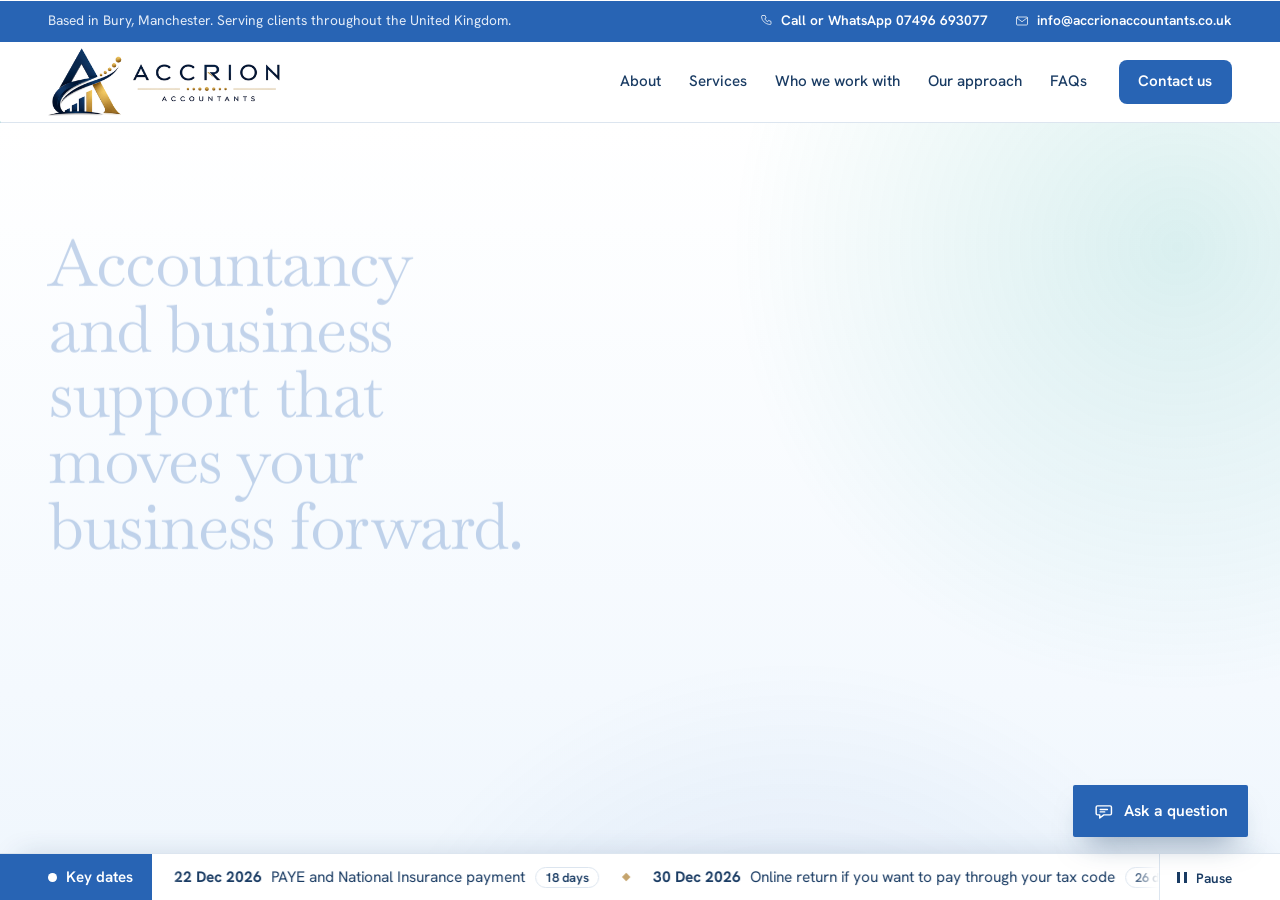
<file: about.html>
<!DOCTYPE html>
<html lang="en-GB">
<head>
<meta charset="utf-8">
<title>About the practice | Accrion Accountants</title>
<meta name="robots" content="noindex">
<link rel="canonical" href="https://accrionaccountants.co.uk/#about">
<meta http-equiv="refresh" content="0; url=/#about">
<meta name="viewport" content="width=device-width, initial-scale=1">
</head>
<body>
<p>This page has moved. <a href="/#about">Continue to about the practice on the Accrion Accountants website</a>.</p>
</body>
</html>
</file>
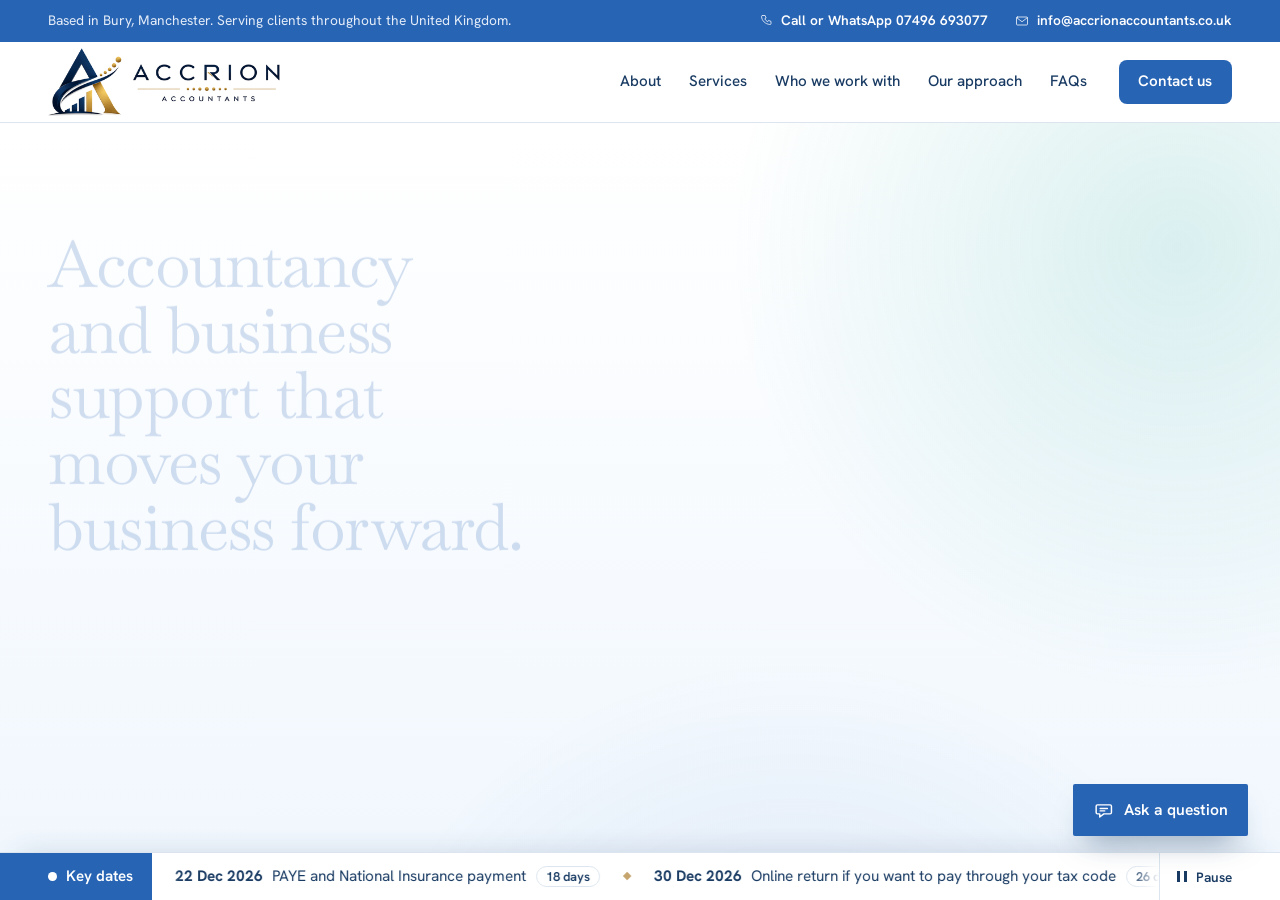
<file: accounts.html>
<!DOCTYPE html>
<html lang="en-GB">
<head>
<meta charset="utf-8">
<title>Our services | Accrion Accountants</title>
<meta name="robots" content="noindex">
<link rel="canonical" href="https://accrionaccountants.co.uk/#services">
<meta http-equiv="refresh" content="0; url=/#services">
<meta name="viewport" content="width=device-width, initial-scale=1">
</head>
<body>
<p>This page has moved. <a href="/#services">Continue to our services on the Accrion Accountants website</a>.</p>
</body>
</html>
</file>
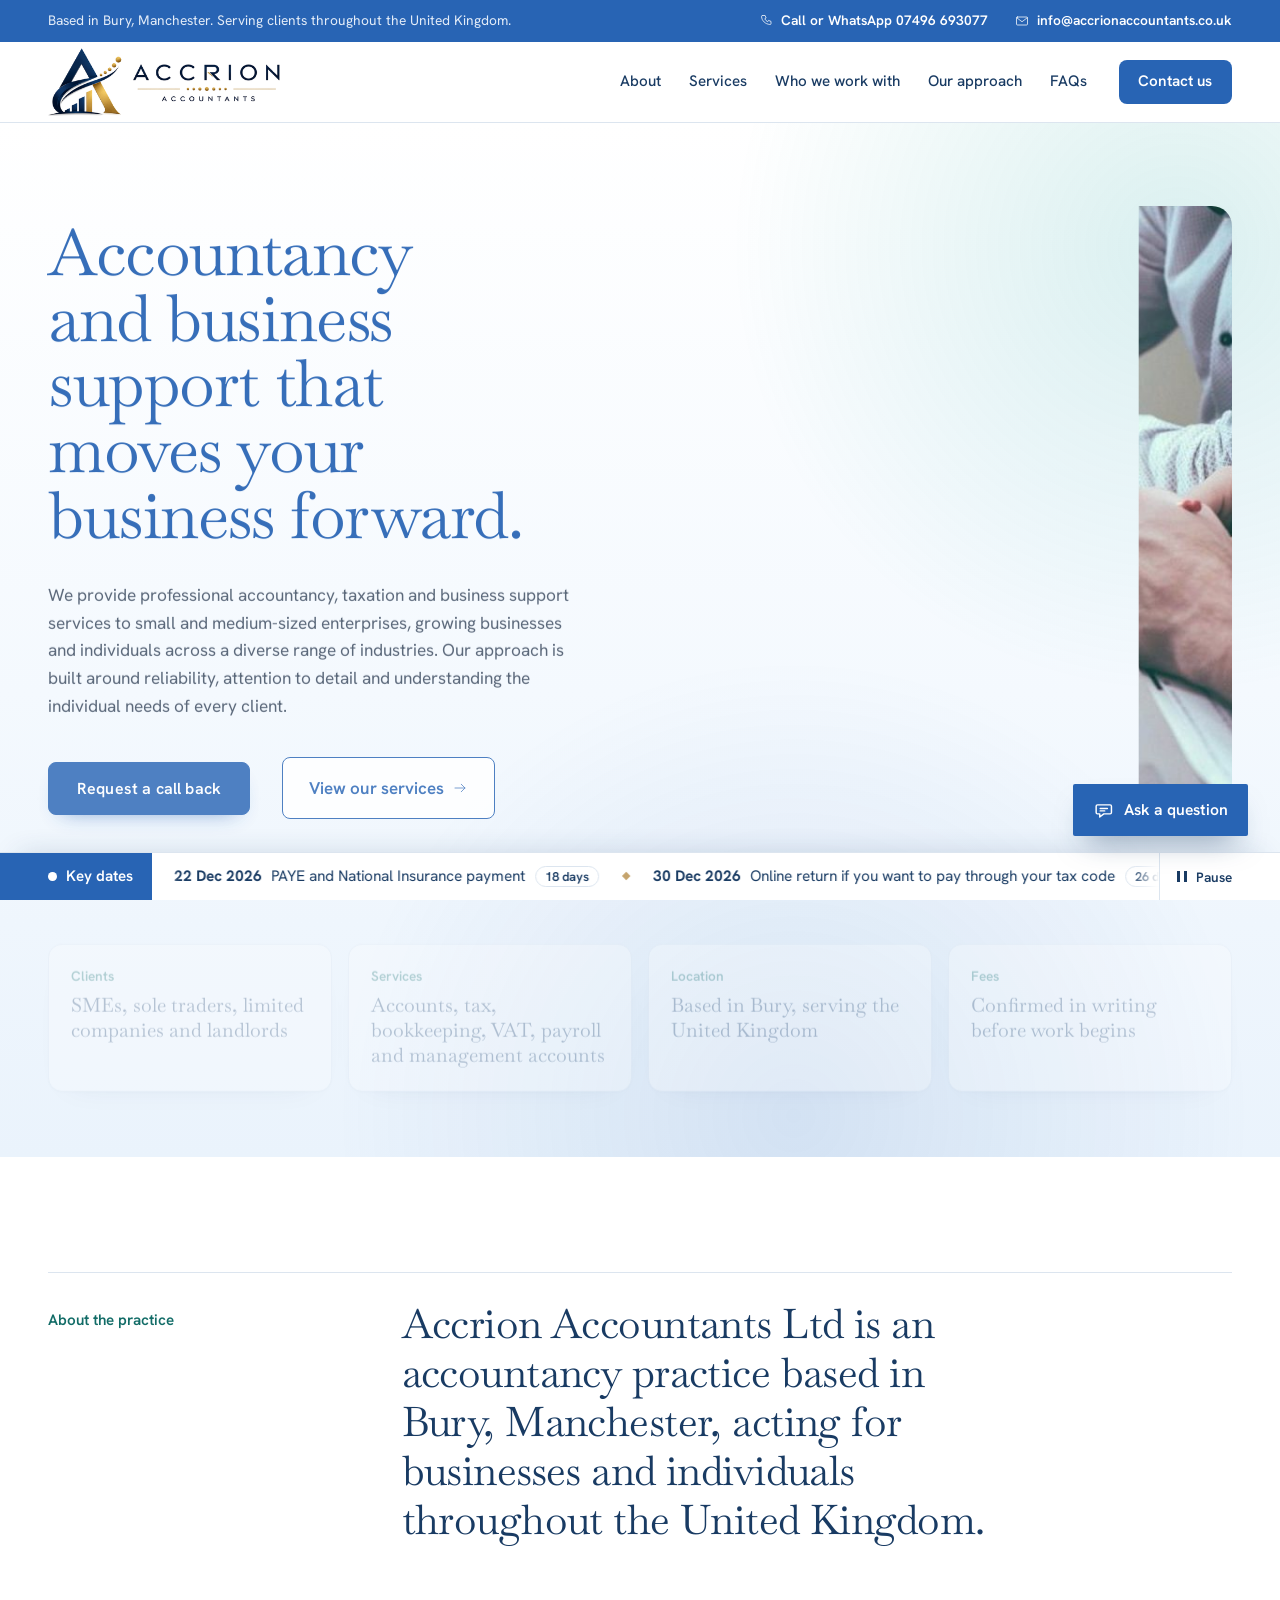
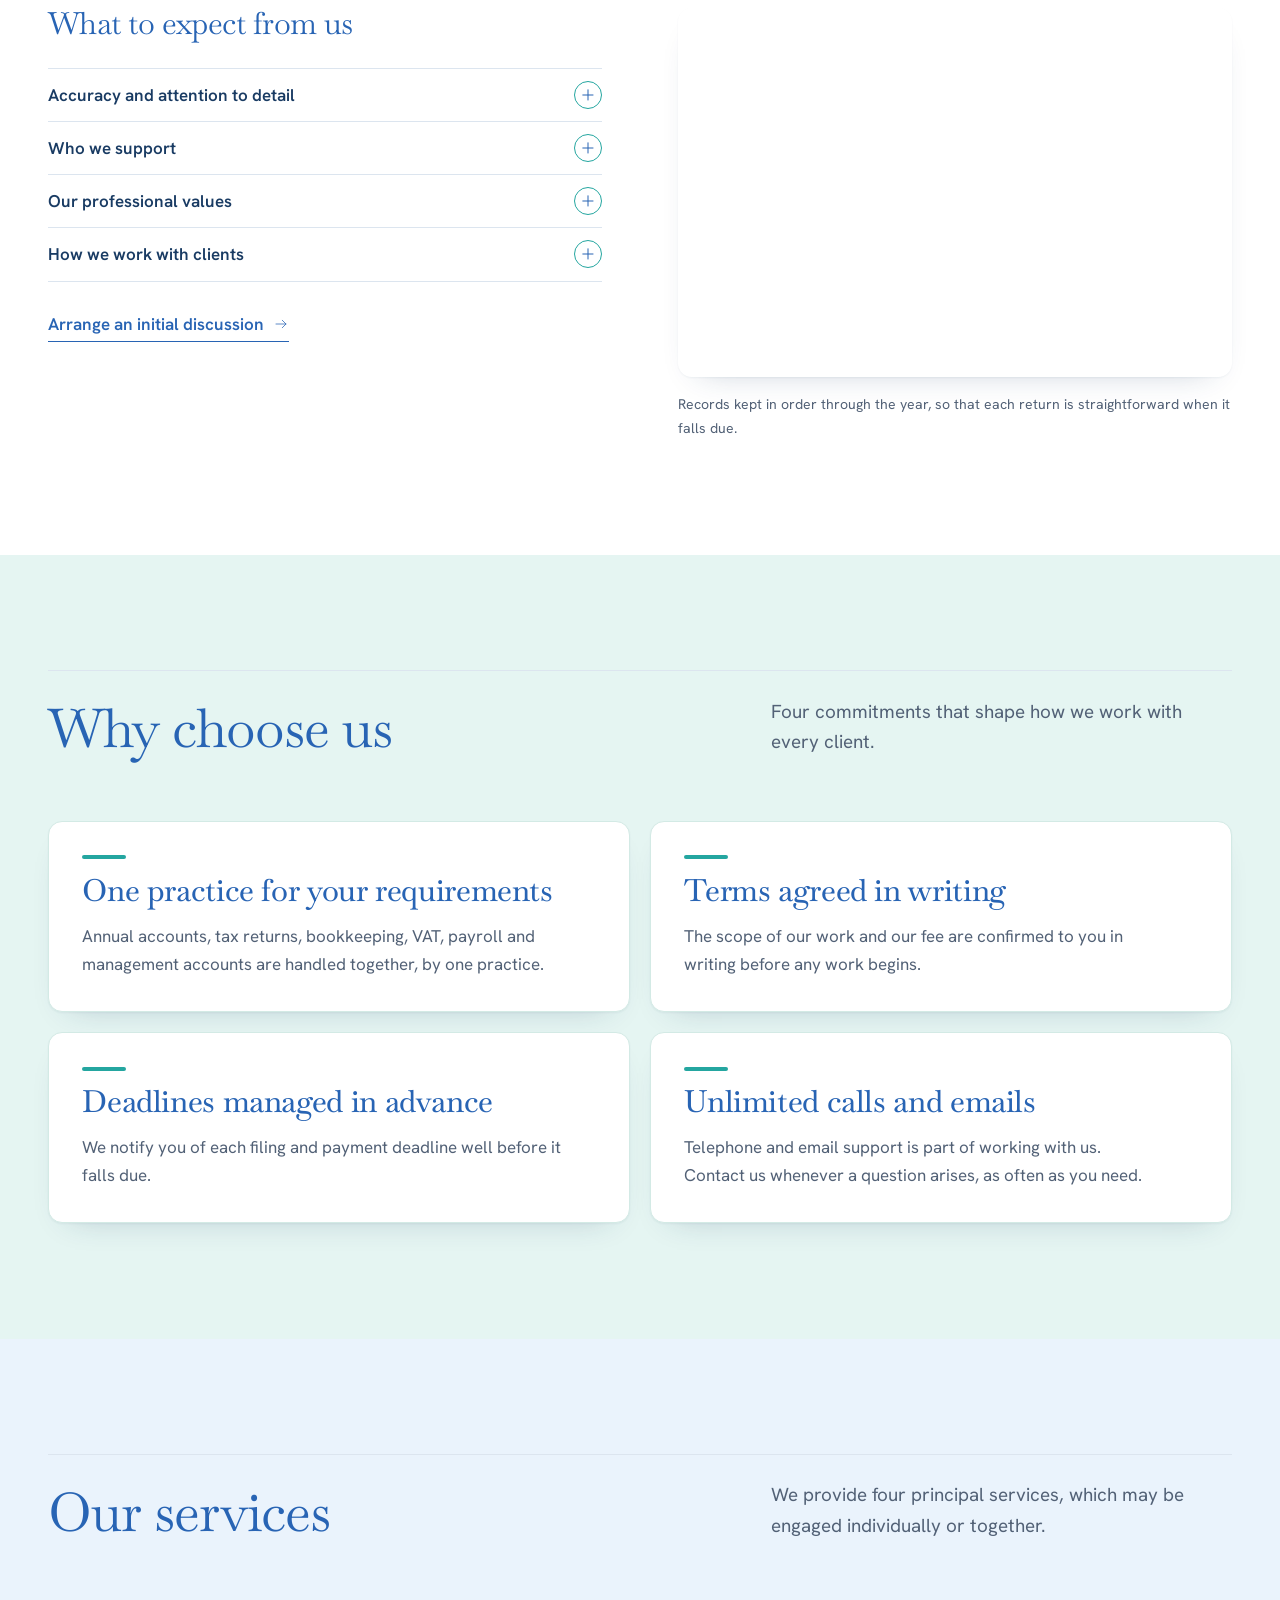
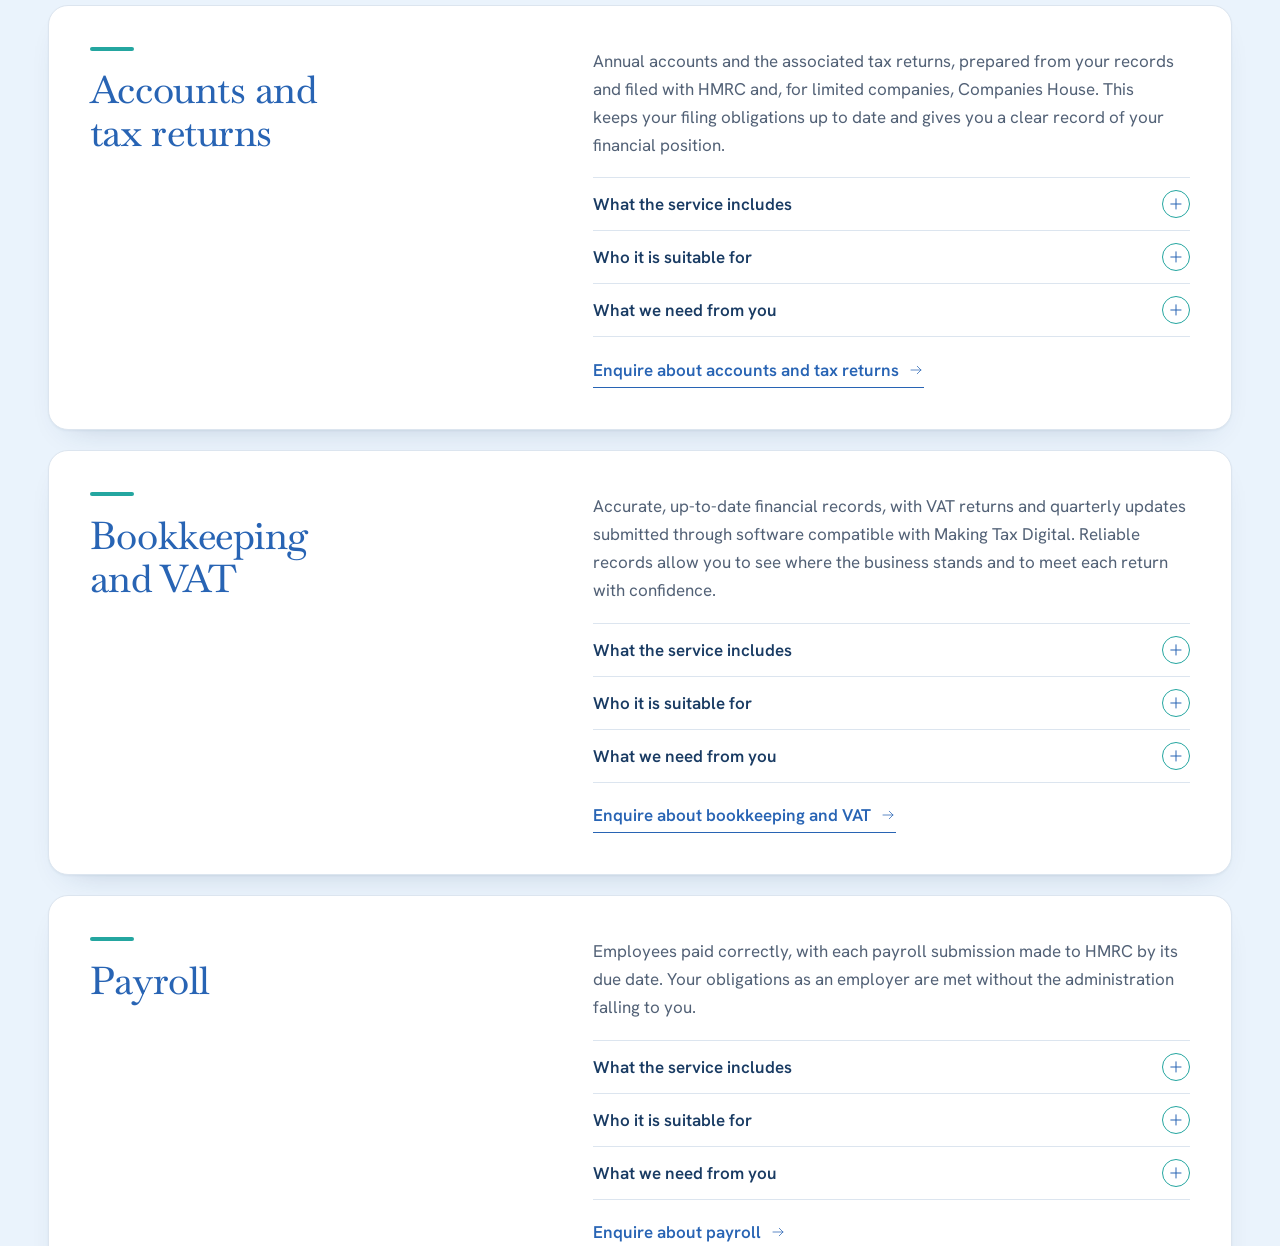
<file: contact.html>
<!DOCTYPE html>
<html lang="en-GB">
<head>
<meta charset="utf-8">
<title>Contact us | Accrion Accountants</title>
<meta name="robots" content="noindex">
<link rel="canonical" href="https://accrionaccountants.co.uk/#contact">
<meta http-equiv="refresh" content="0; url=/#contact">
<meta name="viewport" content="width=device-width, initial-scale=1">
</head>
<body>
<p>This page has moved. <a href="/#contact">Continue to contact us on the Accrion Accountants website</a>.</p>
</body>
</html>
</file>
<file: assistant/assistant.css>
/* =====================================================================
   Accrion assistant: floating button, chat window and enquiry form.
   Colours and typefaces follow the page's own design tokens; the values
   after each comma are used on pages that do not define them.
   ===================================================================== */
.aa{
  --a-ink:var(--ink,#142A3B); --a-soft:var(--ink-soft,#5A6168);
  --a-accent:var(--accent,#24483D); --a-deep:var(--accent-deep,#18332B);
  --a-gold:var(--brass,#B49A68); --a-red:var(--red,#A23B2E);
  --a-paper:var(--paper,#F4F1E9); --a-surface:var(--surface,#FBF9F4); --a-rule:var(--rule,#D9D2C1);
  --a-navy:var(--footer-bg,#142A3B); --a-light:var(--on-dark,#F4F1E9); --a-light-soft:var(--on-dark-soft,#B9C0C7); --a-sky:var(--footer-accent,#E2D3AE);
  --a-ease:var(--ease,cubic-bezier(.2,.7,.2,1));
  --a-display:var(--display,"Baskervville Variable","Baskerville",Georgia,serif);
  --a-body:var(--body,"Hanken Grotesk Variable",system-ui,-apple-system,"Segoe UI",Roboto,Arial,sans-serif);
  --a-bottom:calc(var(--ticker-h,0rem) + 1rem);
  font-family:var(--a-body);color:var(--a-ink);font-size:1rem;line-height:1.5;text-align:left
}
.aa *,.aa *::before,.aa *::after{box-sizing:border-box}
.aa svg{fill:none;stroke:currentColor;stroke-width:1.6;stroke-linecap:round;stroke-linejoin:round;flex:none}
.aa [hidden]{display:none!important}
.aa button{font-family:inherit}
.aa :focus-visible{outline:2px solid var(--a-accent);outline-offset:2px;border-radius:1px}

/* ---------- The button ---------- */
.aa-launch{position:fixed;right:clamp(1rem,3vw,2rem);bottom:var(--a-bottom);z-index:30;display:inline-flex;align-items:center;gap:.6rem;min-height:3.25rem;margin:0;padding:.8rem 1.25rem;border:0;border-radius:2px;background:var(--a-accent);color:#fff;font:600 .98rem/1 var(--a-body);cursor:pointer;box-shadow:0 16px 30px -14px rgba(20,26,34,.65);transition:transform .3s var(--a-ease),background-color .3s var(--a-ease)}
.aa-launch:hover{background:var(--a-deep);transform:translateY(-2px)}
.aa-launch:focus-visible{outline-offset:3px;border-radius:2px}
.aa-launch svg{width:1.35rem;height:1.35rem}
/* one quiet ring, three times, shortly after the page opens */
.aa-launch::after{content:"";position:absolute;inset:0;border-radius:inherit;border:2px solid var(--a-accent);opacity:0;pointer-events:none}
@keyframes aa-ring{0%{opacity:.7;transform:scale(1)}100%{opacity:0;transform:scale(1.28,1.65)}}
@media (prefers-reduced-motion:no-preference){.aa-fresh .aa-launch::after{animation:aa-ring 2.4s var(--a-ease) 2.5s 3}}

/* ---------- The window ---------- */
.aa-panel{position:fixed;right:clamp(1rem,3vw,2rem);bottom:var(--a-bottom);z-index:35;display:flex;flex-direction:column;width:min(24.5rem,calc(100vw - 2rem));height:min(40rem,calc(100vh - var(--a-bottom) - 1rem));height:min(40rem,calc(100dvh - var(--a-bottom) - 1rem));background:var(--a-surface);border:1px solid var(--a-rule);border-radius:8px;overflow:hidden;box-shadow:0 2px 6px rgba(20,26,34,.08),0 40px 80px -30px rgba(20,26,34,.55)}
@keyframes aa-in{from{opacity:0;transform:translateY(12px)}}
@media (prefers-reduced-motion:no-preference){.aa-panel{animation:aa-in .28s var(--a-ease)}}

.aa-head{display:flex;align-items:center;justify-content:space-between;gap:.75rem;padding:.85rem .6rem .85rem 1.15rem;background:var(--a-navy);color:var(--a-light);border-bottom:1px solid var(--a-gold)}
.aa-title{display:grid;gap:.1rem;min-width:0}
.aa-title strong{font:400 1.3rem/1.15 var(--a-display);letter-spacing:-.01em}
.aa-title span{font-size:.8rem;color:var(--a-light-soft)}
.aa-tools{display:flex;gap:.1rem}
.aa-tool{display:grid;place-items:center;width:2.5rem;height:2.5rem;margin:0;padding:0;border:0;border-radius:2px;background:transparent;color:var(--a-light);cursor:pointer;transition:background-color .2s var(--a-ease)}
.aa-tool:hover{background:rgba(246,242,233,.16)}
.aa-tool svg{width:1.25rem;height:1.25rem}
.aa-tool[aria-pressed="true"]{background:var(--a-accent)}
.aa-head :focus-visible{outline-color:var(--a-sky);border-radius:2px}

.aa-contact{display:grid;grid-template-columns:repeat(auto-fit,minmax(0,1fr));border-bottom:1px solid var(--a-rule);background:var(--a-surface)}
.aa-contact a{display:flex;align-items:center;justify-content:center;gap:.4rem;padding:.6rem .4rem;font-size:.86rem;font-weight:600;color:var(--a-ink);text-decoration:none;transition:color .2s var(--a-ease),background-color .2s var(--a-ease)}
.aa-contact a + a{border-left:1px solid var(--a-rule)}
.aa-contact a:hover{color:var(--a-accent);background:var(--a-paper)}
.aa-contact svg{width:1rem;height:1rem;color:var(--a-gold)}

.aa-view{flex:1;min-height:0;display:flex;flex-direction:column}

/* ---------- Conversation ---------- */
.aa-log{flex:1;min-height:0;overflow-y:auto;overscroll-behavior:contain;padding:1rem;display:flex;flex-direction:column;gap:.65rem;background:var(--a-paper)}
.aa-log:focus-visible{outline-offset:-2px}
.aa-msg{max-width:88%;margin:0;padding:.7rem .9rem;border-radius:2px;font-size:.95rem;line-height:1.5;overflow-wrap:anywhere}
.aa-msg p{margin:0;color:inherit;font-size:inherit;max-width:none}
.aa-msg p + p{margin-top:.6rem}
.aa-bot{align-self:flex-start;background:var(--a-surface);border:1px solid var(--a-rule);border-bottom-left-radius:3px}
.aa-user{align-self:flex-end;background:var(--a-accent);color:#fff;border-bottom-right-radius:3px}
.aa-sys{align-self:center;max-width:100%;padding:.2rem .5rem;font-size:.84rem;color:var(--a-soft);text-align:center}
.aa-bot a{color:var(--a-accent);font-weight:600;text-decoration:underline;text-underline-offset:2px}
.aa-msg .aa-note{margin-top:.6rem;padding-top:.5rem;border-top:1px solid var(--a-rule);font-size:.8rem;color:var(--a-soft)}
.aa-bot .aa-more{display:inline-flex;align-items:center;gap:.35rem;margin-top:.6rem;font-size:.88rem;text-decoration:none;border-bottom:1px solid currentColor}
.aa-more svg{width:.95rem;height:.95rem}
.aa-chips{display:flex;flex-wrap:wrap;gap:.4rem;align-self:flex-start;max-width:100%}
.aa-chip{margin:0;padding:.55rem .85rem;border:1px solid var(--a-accent);border-radius:2px;background:var(--a-surface);color:var(--a-accent);font:600 .86rem/1.2 var(--a-body);text-align:left;cursor:pointer;transition:background-color .2s var(--a-ease),color .2s var(--a-ease)}
.aa-chip:hover{background:var(--a-accent);color:#fff}
.aa-chip:focus-visible{border-radius:2px}
.aa-typing{display:inline-flex;gap:.3rem;align-items:center;min-height:1.4rem}
.aa-typing i{width:.4rem;height:.4rem;border-radius:50%;background:var(--a-soft);opacity:.5}
@keyframes aa-dot{0%,60%,100%{opacity:.3;transform:none}30%{opacity:1;transform:translateY(-3px)}}
@media (prefers-reduced-motion:no-preference){
  .aa-typing i{animation:aa-dot 1s infinite}
  .aa-typing i:nth-child(2){animation-delay:.15s}
  .aa-typing i:nth-child(3){animation-delay:.3s}
}

/* ---------- Listening and speaking ---------- */
.aa-status{display:flex;align-items:center;gap:.6rem;padding:.5rem .75rem .5rem 1rem;background:var(--a-navy);color:var(--a-light);font-size:.88rem}
.aa-status span{flex:1;min-width:0}
.aa-status button{margin:0;border:1px solid rgba(246,242,233,.55);border-radius:2px;background:transparent;color:inherit;font:600 .82rem/1 var(--a-body);padding:.45rem .8rem;cursor:pointer}
.aa-status button:hover{background:rgba(246,242,233,.16)}
.aa-status :focus-visible{outline-color:var(--a-sky);border-radius:2px}
.aa-bars{display:inline-flex;align-items:center;gap:3px;height:1rem}
.aa-bars i{width:3px;height:55%;border-radius:2px;background:var(--a-sky)}
@keyframes aa-bar{0%,100%{height:30%}50%{height:100%}}
@media (prefers-reduced-motion:no-preference){
  .aa-bars i{animation:aa-bar .9s ease-in-out infinite}
  .aa-bars i:nth-child(2){animation-delay:.15s}
  .aa-bars i:nth-child(3){animation-delay:.3s}
  .aa-bars i:nth-child(4){animation-delay:.45s}
}

/* ---------- Typing box ---------- */
.aa-compose{display:flex;align-items:center;gap:.4rem;margin:0;padding:.6rem .6rem .5rem;border-top:1px solid var(--a-rule);background:var(--a-surface)}
.aa-compose input{flex:1;min-width:0;margin:0;font:inherit;font-size:1rem;color:var(--a-ink);background:var(--a-paper);border:1px solid #7A7F86;border-radius:2px;padding:.65rem 1rem}
.aa-compose input::placeholder{color:#5B626B;opacity:1}
.aa-compose input:focus-visible{outline:0;border-color:var(--a-accent);background:#fff;box-shadow:0 0 0 3px rgba(36,72,61,.22);border-radius:2px}
.aa-round{display:grid;place-items:center;flex:none;width:2.75rem;height:2.75rem;margin:0;padding:0;border-radius:2px;border:1px solid var(--a-rule);background:var(--a-surface);color:var(--a-ink);cursor:pointer;transition:background-color .2s var(--a-ease),color .2s var(--a-ease),border-color .2s var(--a-ease)}
.aa-round svg{width:1.25rem;height:1.25rem}
.aa-round:hover{border-color:var(--a-accent);color:var(--a-accent)}
.aa-round:focus-visible{border-radius:2px}
.aa-send{background:var(--a-accent);border-color:var(--a-accent);color:#fff}
.aa-send:hover{background:var(--a-deep);border-color:var(--a-deep);color:#fff}
.aa-mic[aria-pressed="true"]{background:var(--a-red);border-color:var(--a-red);color:#fff}
.aa-foot{margin:0;padding:0 1rem .6rem;background:var(--a-surface);font-size:.76rem;line-height:1.4;color:var(--a-soft);text-align:center;max-width:none}
.aa-foot a{color:inherit;text-decoration:underline}

/* ---------- Enquiry form ---------- */
.aa-formview{display:block;overflow-y:auto;overscroll-behavior:contain;padding:.85rem 1.1rem 1.25rem;background:var(--a-surface)}
.aa-back{display:inline-flex;align-items:center;gap:.3rem;margin:0;padding:.3rem .2rem;border:0;background:none;color:var(--a-accent);font:600 .88rem/1.2 var(--a-body);cursor:pointer}
.aa-back svg{width:1rem;height:1rem}
.aa-formview h3{margin:.5rem 0 .3rem;font:600 1.3rem/1.2 var(--a-display);letter-spacing:-.012em;color:var(--a-ink)}
.aa-formview h3:focus{outline:0}
.aa-formview p{margin:0 0 .85rem;font-size:.88rem;color:var(--a-soft);max-width:none}
.aa-f{display:grid;gap:.3rem;margin:0 0 .85rem;padding:0;border:0;min-width:0}
.aa-f label,.aa-f legend{padding:0;font-weight:600;font-size:.9rem;color:var(--a-ink)}
.aa-f legend{margin-bottom:.35rem}
.aa-opt{font-weight:400;color:var(--a-soft)}
.aa-f input[type="text"],.aa-f input[type="email"],.aa-f input[type="tel"],.aa-f select,.aa-f textarea{width:100%;margin:0;font:inherit;font-size:1rem;color:var(--a-ink);background:var(--a-paper);border:1px solid #7A7F86;border-radius:1px;padding:.65rem .75rem}
.aa-f textarea{min-height:5.5rem;resize:vertical}
.aa-f input:focus-visible,.aa-f select:focus-visible,.aa-f textarea:focus-visible{outline:0;border-color:var(--a-accent);background:#fff;box-shadow:0 0 0 3px rgba(36,72,61,.22)}
.aa-f [aria-invalid="true"]{border-color:var(--a-red);background:#FDF5F4}
.aa-err{color:var(--a-red);font-size:.84rem;font-weight:600}
.aa-err:empty{display:none}
.aa-check{display:flex;align-items:flex-start;gap:.55rem;font-size:.9rem;font-weight:400!important;line-height:1.4}
.aa-check input{width:1.15rem;height:1.15rem;margin:.1rem 0 0;accent-color:var(--a-accent);flex:none}
.aa-check + .aa-check{margin-top:.15rem}
.aa-actions{display:flex;flex-wrap:wrap;gap:.6rem;margin-top:.4rem}
.aa-btn{display:inline-flex;align-items:center;justify-content:center;min-height:2.9rem;margin:0;padding:.7rem 1.25rem;border-radius:1px;border:1.5px solid var(--a-accent);background:var(--a-accent);color:#fff;font:600 .95rem/1.2 var(--a-body);cursor:pointer;transition:background-color .2s var(--a-ease),border-color .2s var(--a-ease),color .2s var(--a-ease)}
.aa-btn:hover{background:var(--a-deep);border-color:var(--a-deep)}
.aa-btn-quiet{background:transparent;color:var(--a-ink);border-color:var(--a-ink)}
.aa-btn-quiet:hover{background:var(--a-ink);border-color:var(--a-ink);color:#fff}
.aa-btn{gap:.45rem}
.aa-actions .aa-btn[type="submit"]{flex:1 1 100%}
.aa-btn svg{width:1.05rem;height:1.05rem;flex:none}
.aa-btn-plain{background:transparent;border-color:transparent;color:var(--a-ink);padding-inline:.6rem;text-decoration:underline;text-underline-offset:.2em}
.aa-btn-plain:hover{background:transparent;border-color:transparent;color:var(--a-accent)}
.aa-formnote{font-weight:600;color:var(--a-ink)!important}
.aa-formnote:empty{display:none}
.aa-done textarea{width:100%;min-height:9rem;margin:0 0 .85rem;font:inherit;font-size:.9rem;color:var(--a-ink);background:var(--a-paper);border:1px solid #7A7F86;border-radius:1px;padding:.65rem .75rem}

/* ---------- Phones: the button becomes an icon, the window fills the screen ---------- */
@media (max-width:640px){
  .aa-launch{width:3.4rem;height:3.4rem;min-height:0;padding:0;justify-content:center}
  .aa-launch svg{width:1.55rem;height:1.55rem}
  .aa-launch span{position:absolute;width:1px;height:1px;overflow:hidden;clip-path:inset(50%);white-space:nowrap}
  .aa-panel{top:0;left:0;right:0;bottom:0;width:auto;height:auto;border:0;border-radius:0}
  .aa-msg{max-width:92%}
  html.aa-lock,html.aa-lock body{overflow:hidden}
}
/* on a phone the button steps aside while the menu is open or a form field is being filled in */
html.menu-open .aa-launch,.aa-tuck .aa-launch{opacity:0;visibility:hidden;pointer-events:none}
@media print{.aa{display:none!important}}
/* Bright identity: a soft blue shadow under the launcher */
.aa-launch{box-shadow:0 16px 30px -14px rgba(25,59,99,.55)}
.aa-launch:focus-visible{outline-color:var(--a-ink,#193B63)}
/* Official source under a tax answer */
.aa-source{margin:.6rem 0 0;font-size:.8rem;line-height:1.4;color:var(--a-soft)}
.aa-source a{color:var(--a-accent);text-decoration:underline;text-underline-offset:2px}
</file>
